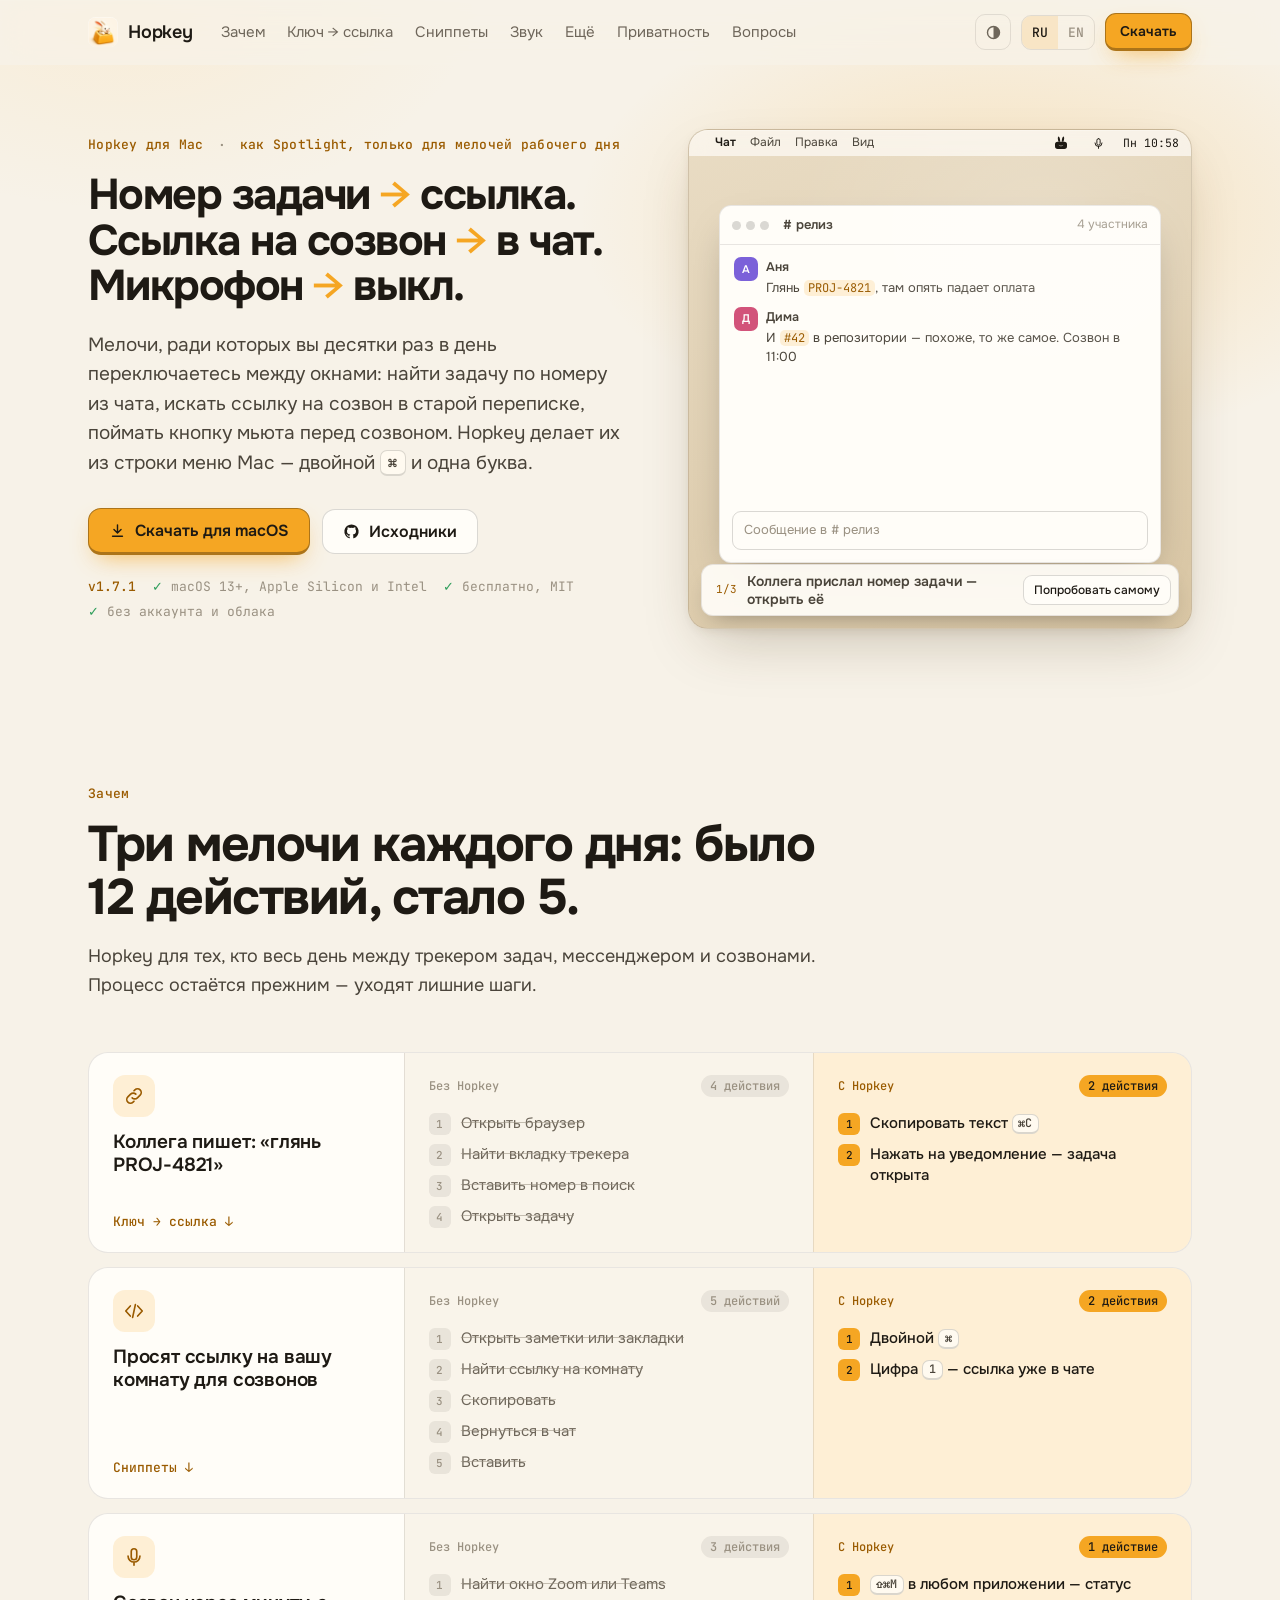
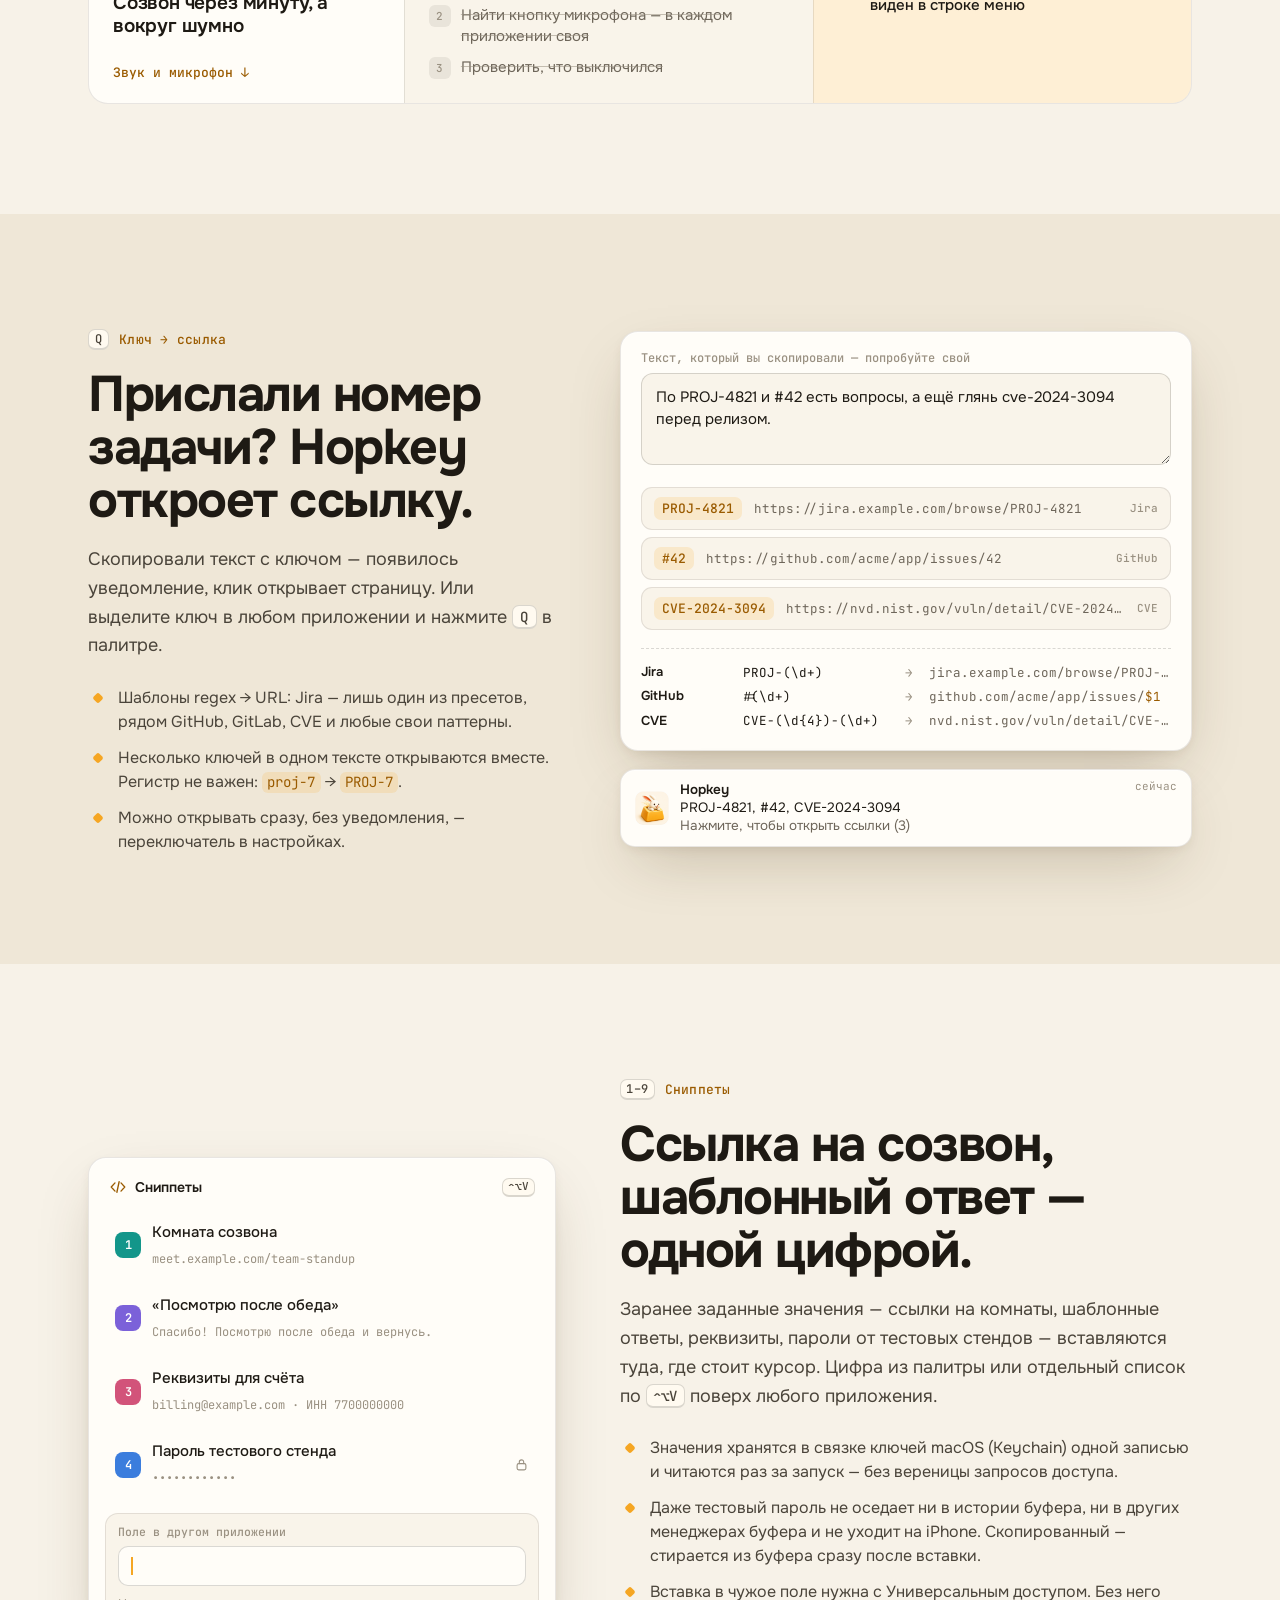
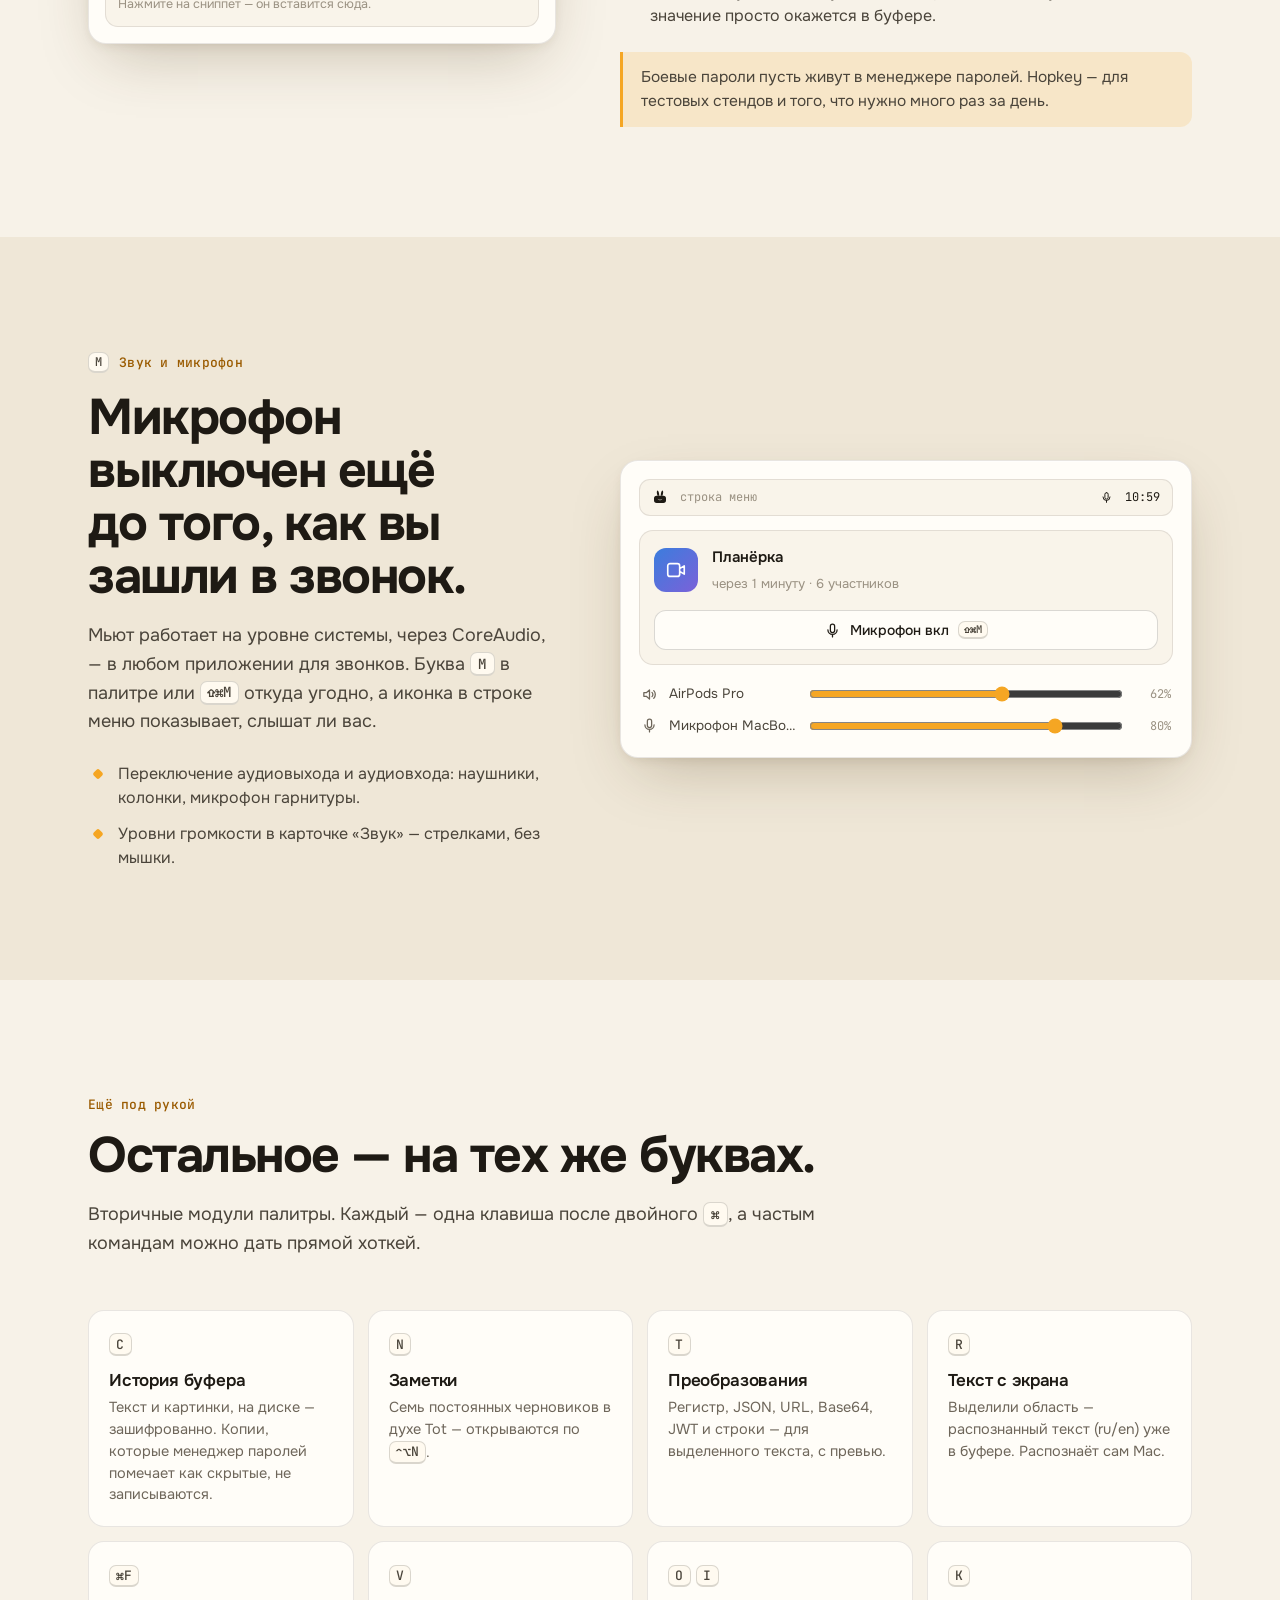
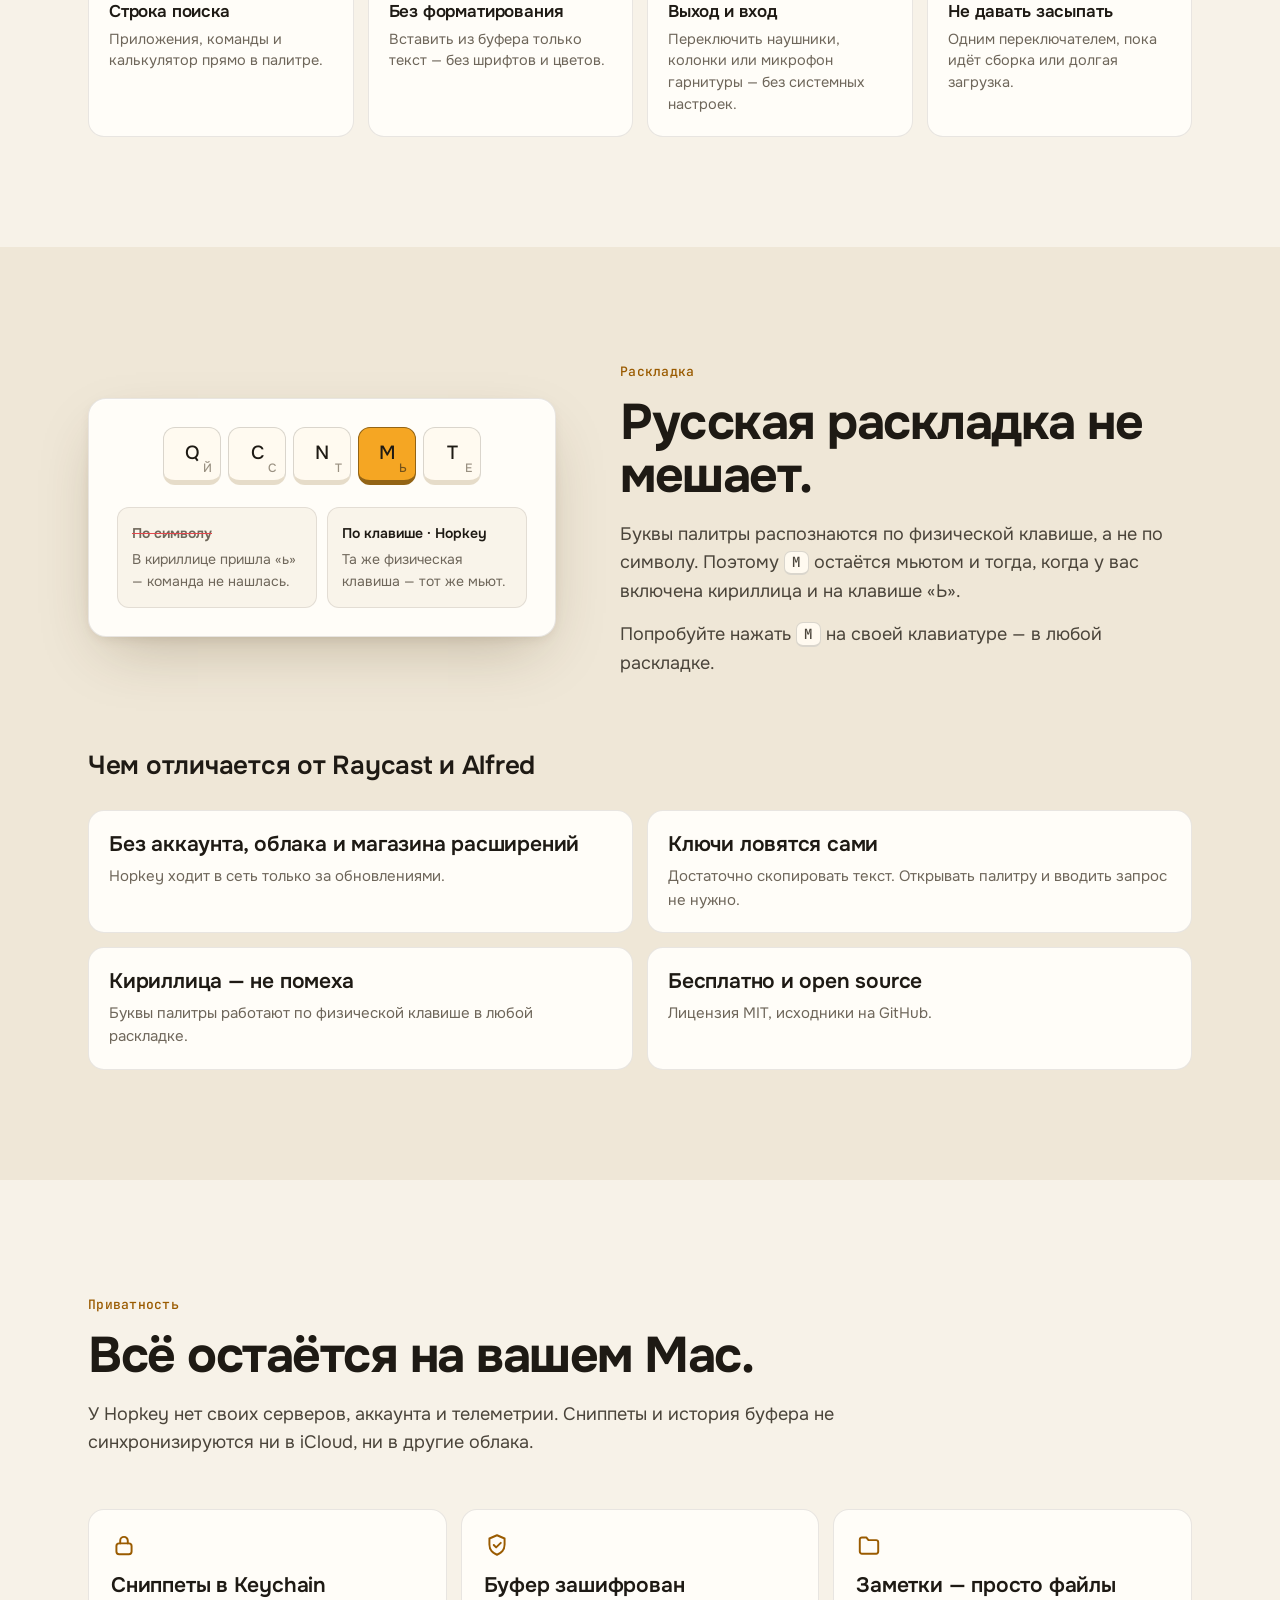
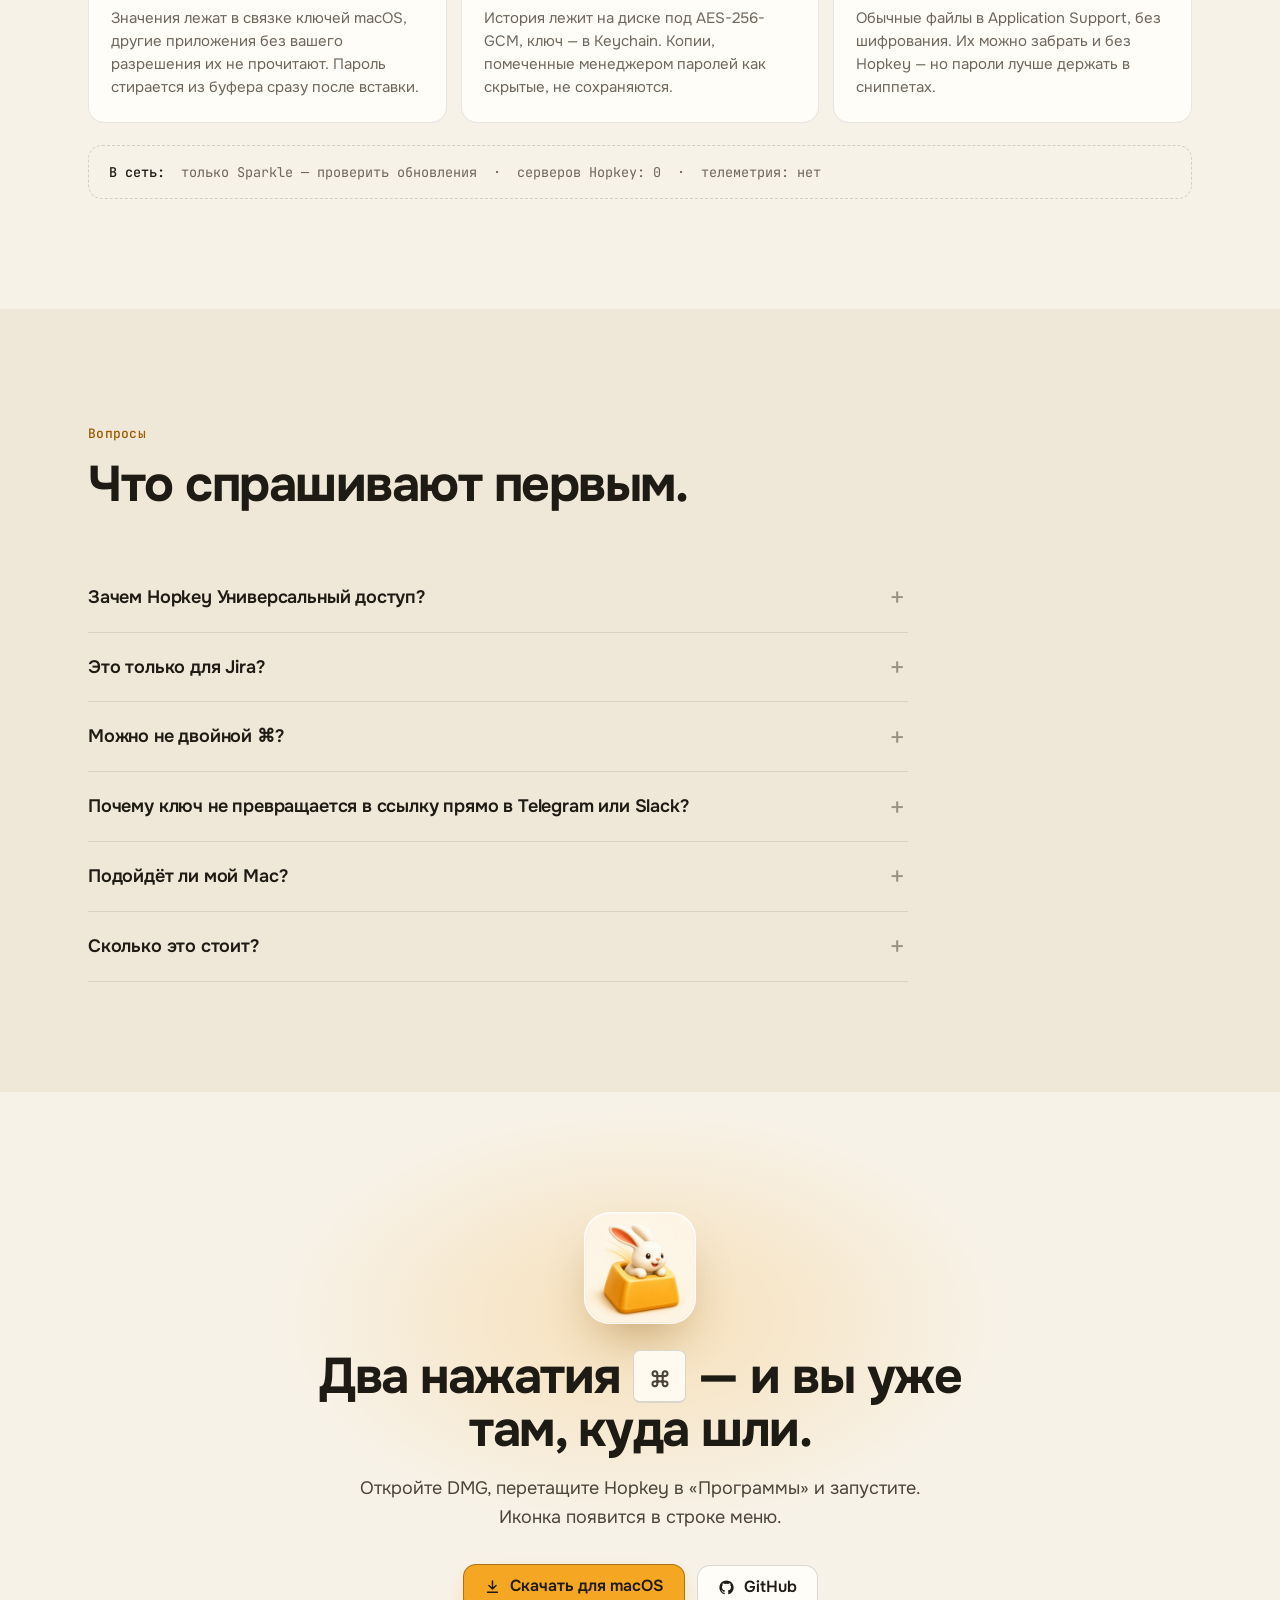
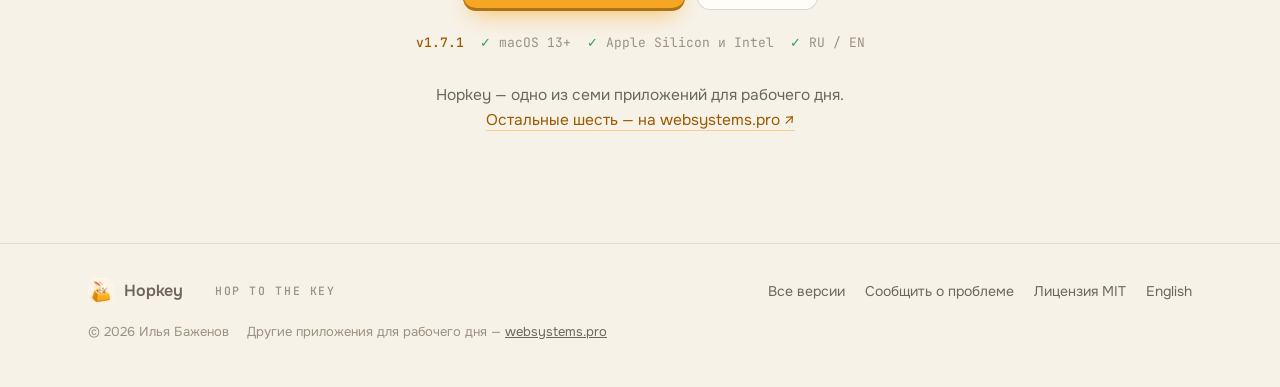
<file: docs/index.html>
<!doctype html>
<html lang="ru">
<head>
<meta charset="utf-8">
<meta name="viewport" content="width=device-width, initial-scale=1">
<title>Hopkey — двойной ⌘, и всё мелкое уже под рукой</title>
<meta name="description" content="Палитра рабочего дня в строке меню Mac. Двойной правый ⌘ — открыть ключ задачи по ссылке, вставить сниппет, выключить микрофон перед созвоном. Без аккаунта и облака, бесплатно и open source.">
<meta property="og:title" content="Hopkey — двойной ⌘, и всё мелкое уже под рукой">
<meta property="og:description" content="Палитра рабочего дня в строке меню Mac: ключ → ссылка, сниппеты, мьют микрофона. Локально, бесплатно, open source.">
<meta property="og:type" content="website">
<meta property="og:locale" content="ru_RU">
<meta property="og:locale:alternate" content="en_US">
<meta property="og:url" content="https://ilyabazhenov.github.io/Hopkey/">
<meta property="og:image" content="https://ilyabazhenov.github.io/Hopkey/assets/og.png">
<meta property="og:image:width" content="1200">
<meta property="og:image:height" content="630">
<meta property="og:image:alt" content="Hopkey: номер задачи → ссылка, ссылка на созвон → в чат, микрофон → выкл. Рядом — палитра Hopkey">
<meta name="twitter:card" content="summary_large_image">
<link rel="canonical" href="https://ilyabazhenov.github.io/Hopkey/">
<link rel="alternate" hreflang="ru" href="https://ilyabazhenov.github.io/Hopkey/">
<link rel="alternate" hreflang="en" href="https://ilyabazhenov.github.io/Hopkey/en/">
<link rel="alternate" hreflang="x-default" href="https://ilyabazhenov.github.io/Hopkey/en/">
<link rel="icon" href="assets/favicon.png" type="image/png">
<link rel="apple-touch-icon" href="assets/apple-touch-icon.png">
<link rel="preconnect" href="https://fonts.googleapis.com">
<link rel="preconnect" href="https://fonts.gstatic.com" crossorigin>
<link href="https://fonts.googleapis.com/css2?family=Onest:wght@400;500;600;700&family=JetBrains+Mono:wght@400;500&display=swap" rel="stylesheet">
<script>
(function (r) {
  r.classList.add('js');
  var t; try { t = localStorage.getItem('theme'); } catch (e) {}
  r.dataset.theme = t === 'light' || t === 'dark' ? t : (matchMedia('(prefers-color-scheme: dark)').matches ? 'dark' : 'light');
})(document.documentElement);
</script>
<link rel="stylesheet" href="assets/site.css">
</head>
<body>

<svg width="0" height="0" style="position:absolute" aria-hidden="true">
  <symbol id="i-hop" viewBox="0 0 24 24"><path fill="currentColor" d="M8.3 10.2C7 6.6 6.8 2.7 8.1 2.2c1.3-.5 2.7 3.1 2.8 8zM13.1 10.2c.1-4.9 1.5-8.5 2.8-8 1.3.5 1.1 4.4-.2 8z"/><path fill="currentColor" fill-rule="evenodd" d="M7 10h10a4 4 0 0 1 4 4v3a4 4 0 0 1-4 4H7a4 4 0 0 1-4-4v-3a4 4 0 0 1 4-4zm1.2 4.6q3.8 2.9 7.6 0q-3.8 4.6-7.6 0z"/></symbol>
  <symbol id="i-mic" viewBox="0 0 24 24"><g fill="none" stroke="currentColor" stroke-width="1.8" stroke-linecap="round"><rect x="9" y="3" width="6" height="12" rx="3"/><path d="M5.5 11a6.5 6.5 0 0 0 13 0M12 17.5V21"/></g></symbol>
  <symbol id="i-micoff" viewBox="0 0 24 24"><g fill="none" stroke="currentColor" stroke-width="1.8" stroke-linecap="round"><rect x="9" y="3" width="6" height="12" rx="3"/><path d="M5.5 11a6.5 6.5 0 0 0 13 0M12 17.5V21M4 3.5l16 17"/></g></symbol>
  <symbol id="i-speaker" viewBox="0 0 24 24"><g fill="none" stroke="currentColor" stroke-width="1.8" stroke-linecap="round" stroke-linejoin="round"><path d="M4 9.5v5h3.5L12 18.5v-13L7.5 9.5z"/><path d="M15.5 9a4.2 4.2 0 0 1 0 6M18 6.5a8 8 0 0 1 0 11"/></g></symbol>
  <symbol id="i-cup" viewBox="0 0 24 24"><g fill="none" stroke="currentColor" stroke-width="1.8" stroke-linecap="round" stroke-linejoin="round"><path d="M4.5 9h11v4.5a5 5 0 0 1-5 5h-1a5 5 0 0 1-5-5z"/><path d="M15.5 10.5h1.3a2.4 2.4 0 0 1 0 4.8h-1.5M8 3.5v2.5M11.5 3.5v2.5"/></g></symbol>
  <symbol id="i-link" viewBox="0 0 24 24"><g fill="none" stroke="currentColor" stroke-width="1.8" stroke-linecap="round"><path d="M10 14a4 4 0 0 0 5.7 0l3-3a4 4 0 0 0-5.7-5.7l-1 1"/><path d="M14 10a4 4 0 0 0-5.7 0l-3 3a4 4 0 0 0 5.7 5.7l1-1"/></g></symbol>
  <symbol id="i-snip" viewBox="0 0 24 24"><g fill="none" stroke="currentColor" stroke-width="1.8" stroke-linecap="round" stroke-linejoin="round"><path d="M8 6.5 3 12l5 5.5M16 6.5l5 5.5-5 5.5M13.5 5l-3 14"/></g></symbol>
  <symbol id="i-clip" viewBox="0 0 24 24"><g fill="none" stroke="currentColor" stroke-width="1.8" stroke-linejoin="round"><rect x="5.5" y="4.5" width="13" height="16.5" rx="2.5"/><path d="M9 3h6v3.5H9z"/></g></symbol>
  <symbol id="i-note" viewBox="0 0 24 24"><g fill="none" stroke="currentColor" stroke-width="1.8" stroke-linecap="round" stroke-linejoin="round"><path d="M6 3h8.5L19 7.5V21H6z"/><path d="M9 12h7M9 16h5"/></g></symbol>
  <symbol id="i-wand" viewBox="0 0 24 24"><g fill="none" stroke="currentColor" stroke-width="1.8" stroke-linecap="round" stroke-linejoin="round"><path d="M4 20 15 9M17 3v3M15.5 4.5h3M20 9v2M19 10h2M11 4v2M10 5h2"/></g></symbol>
  <symbol id="i-scan" viewBox="0 0 24 24"><g fill="none" stroke="currentColor" stroke-width="1.8" stroke-linecap="round"><path d="M4 8V5.5A1.5 1.5 0 0 1 5.5 4H8M16 4h2.5A1.5 1.5 0 0 1 20 5.5V8M20 16v2.5a1.5 1.5 0 0 1-1.5 1.5H16M8 20H5.5A1.5 1.5 0 0 1 4 18.5V16M8 10h8M8 14h5"/></g></symbol>
  <symbol id="i-paste" viewBox="0 0 24 24"><g fill="none" stroke="currentColor" stroke-width="1.8" stroke-linecap="round" stroke-linejoin="round"><path d="M9 3.5h6v3H9z"/><path d="M15.5 5H18a1 1 0 0 1 1 1v14a1 1 0 0 1-1 1H6a1 1 0 0 1-1-1V6a1 1 0 0 1 1-1h2.5M9 12h6M9 16h4"/></g></symbol>
  <symbol id="i-search" viewBox="0 0 24 24"><g fill="none" stroke="currentColor" stroke-width="1.8" stroke-linecap="round"><circle cx="11" cy="11" r="6.5"/><path d="m20 20-4.2-4.2"/></g></symbol>
  <symbol id="i-lock" viewBox="0 0 24 24"><g fill="none" stroke="currentColor" stroke-width="1.8" stroke-linecap="round"><rect x="5" y="10.5" width="14" height="10" rx="2.5"/><path d="M8.5 10.5V8a3.5 3.5 0 0 1 7 0v2.5"/></g></symbol>
  <symbol id="i-shield" viewBox="0 0 24 24"><g fill="none" stroke="currentColor" stroke-width="1.8" stroke-linecap="round" stroke-linejoin="round"><path d="M12 3 5 6v5.5c0 4.3 3 7.9 7 9.5 4-1.6 7-5.2 7-9.5V6z"/><path d="m9 12 2.2 2.2L15.5 10"/></g></symbol>
  <symbol id="i-folder" viewBox="0 0 24 24"><g fill="none" stroke="currentColor" stroke-width="1.8" stroke-linejoin="round"><path d="M3.5 7a2 2 0 0 1 2-2h4l2 2.5h7a2 2 0 0 1 2 2V18a2 2 0 0 1-2 2h-13a2 2 0 0 1-2-2z"/></g></symbol>
  <symbol id="i-phone" viewBox="0 0 24 24"><g fill="none" stroke="currentColor" stroke-width="1.8" stroke-linecap="round" stroke-linejoin="round"><path d="M3 7.5A2.5 2.5 0 0 1 5.5 5h8A2.5 2.5 0 0 1 16 7.5v9a2.5 2.5 0 0 1-2.5 2.5h-8A2.5 2.5 0 0 1 3 16.5zM16 10.5l5-3v9l-5-3"/></g></symbol>
  <symbol id="i-down" viewBox="0 0 24 24"><g fill="none" stroke="currentColor" stroke-width="2" stroke-linecap="round" stroke-linejoin="round"><path d="M12 4v11M7 10.5l5 5 5-5M5 20h14"/></g></symbol>
  <symbol id="i-gh" viewBox="0 0 24 24"><path fill="currentColor" d="M12 2a10 10 0 0 0-3.2 19.5c.5.1.7-.2.7-.5v-1.7c-2.8.6-3.4-1.3-3.4-1.3-.4-1.2-1.1-1.5-1.1-1.5-.9-.6.1-.6.1-.6 1 .1 1.5 1 1.5 1 .9 1.6 2.4 1.1 3 .9.1-.7.4-1.1.6-1.4-2.2-.3-4.6-1.1-4.6-5 0-1.1.4-2 1-2.7-.1-.3-.4-1.3.1-2.7 0 0 .8-.3 2.8 1a9.6 9.6 0 0 1 5 0c1.9-1.3 2.8-1 2.8-1 .5 1.4.2 2.4.1 2.7.6.7 1 1.6 1 2.7 0 3.9-2.4 4.7-4.6 5 .4.3.7.9.7 1.9V21c0 .3.2.6.7.5A10 10 0 0 0 12 2z"/></symbol>
</svg>

<header class="top" id="top">
  <div class="wrap">
    <a class="brand" href="#top"><img src="assets/icon.png" alt="" width="30" height="30">Hopkey</a>
    <nav class="top-nav" aria-label="Разделы">
      <a href="#why">Зачем</a>
      <a href="#keys">Ключ → ссылка</a>
      <a href="#snippets">Сниппеты</a>
      <a href="#sound">Звук</a>
      <a href="#more">Ещё</a>
      <a href="#privacy">Приватность</a>
      <a href="#faq">Вопросы</a>
    </nav>
    <div class="top-r">
      <button class="icon-btn" id="themeBtn" type="button" aria-label="Сменить тему" title="Сменить тему"><svg viewBox="0 0 24 24" fill="none" stroke="currentColor" stroke-width="2" aria-hidden="true"><circle cx="12" cy="12" r="8.5"/><path d="M12 3.5a8.5 8.5 0 0 1 0 17z" fill="currentColor" stroke="none"/></svg></button>
      <nav class="lang" aria-label="Язык"><a href="./" hreflang="ru" lang="ru" aria-current="page">RU</a><a href="en/" hreflang="en" lang="en">EN</a></nav>
      <a class="btn pri sm" href="https://github.com/ilyabazhenov/Hopkey/releases/latest">Скачать</a>
    </div>
  </div>
</header>

<main>

  <section class="hero">
    <div class="wrap hero-grid">
      <div class="hero-text">
        <div class="eyebrow rv"><span>Hopkey для Mac</span><span>как Spotlight, только для мелочей рабочего дня</span></div>
        <h1 class="rv"><span class="ln">Номер задачи <span class="ar">→</span> ссылка.</span><span class="ln">Ссылка на&nbsp;созвон <span class="ar">→</span> в&nbsp;чат.</span><span class="ln">Микрофон <span class="ar">→</span> выкл.</span></h1>
        <p class="lead rv">Мелочи, ради которых вы десятки раз в день переключаетесь между окнами: найти задачу по номеру из чата, искать ссылку на созвон в старой переписке, поймать кнопку мьюта перед созвоном. Hopkey делает их из строки меню Mac — двойной <span class="kc">⌘</span> и одна буква.</p>
        <div class="cta rv">
          <a class="btn pri" href="https://github.com/ilyabazhenov/Hopkey/releases/latest"><svg aria-hidden="true"><use href="#i-down"/></svg>Скачать для macOS</a>
          <a class="btn" href="https://github.com/ilyabazhenov/Hopkey"><svg aria-hidden="true"><use href="#i-gh"/></svg>Исходники</a>
        </div>
        <div class="req rv"><span class="ver">v1.7.1</span><span>macOS 13+, Apple Silicon и Intel</span><span>бесплатно, MIT</span><span>без аккаунта и облака</span></div>
      </div>

      <div class="rv">
        <div class="stage story" id="stage" aria-label="Интерактивная демонстрация палитры Hopkey">
          <div class="mbar">
            <span aria-hidden="true"></span><span class="app">Чат</span>
            <span class="menus"><span>Файл</span><span>Правка</span><span>Вид</span></span>
            <span class="r">
              <button class="mb-hop" id="mbHop" type="button" aria-label="Открыть палитру" style="border:0;background:none;color:inherit;cursor:pointer"><svg class="mb-ico"><use href="#i-hop"/></svg></button>
              <span class="mb-mic" id="mbMic"><svg><use href="#i-mic"/></svg></span>
              <span class="mono">Пн 10:58</span>
            </span>
          </div>

          <div class="chat" aria-hidden="true">
            <div class="chat-h"><span class="dots"><i></i><i></i><i></i></span><b># релиз</b><small>4 участника</small></div>
            <div class="chat-b" id="chatBody">
              <div class="msg"><span class="av" style="background:var(--violet)">А</span><div><b>Аня</b><p>Глянь <span class="key">PROJ-4821</span>, там опять падает оплата</p></div></div>
              <div class="msg"><span class="av" style="background:var(--rose)">Д</span><div><b>Дима</b><p>И <span class="key">#42</span> в репозитории — похоже, то же самое. Созвон в 11:00</p></div></div>
            </div>
            <div class="composer" id="composer">Сообщение в # релиз</div>
          </div>

          <div class="win w-browser" id="wBrowser" aria-hidden="true">
            <div class="w-bar"><span class="dots"><i></i><i></i><i></i></span><span class="url"><svg><use href="#i-lock"/></svg>jira.example.com/browse/PROJ-4821</span></div>
            <div class="w-body">
              <div class="jr-key">PROJ-4821</div>
              <div class="w-h">Оплата падает при повторной попытке</div>
              <div class="jr-meta"><span class="st">В работе</span><span>Исполнитель: Аня</span><span>Приоритет: высокий</span></div>
              <div class="jr-lines"><i></i><i></i><i style="width:58%"></i></div>
            </div>
          </div>
          <div class="win w-call" id="wCall" aria-hidden="true">
            <div class="w-bar"><span class="dots"><i></i><i></i><i></i></span><span class="url plain">Планёрка · 6 участников</span></div>
            <div class="w-body call-grid"><div class="ct"><span class="av" style="background:var(--violet)">А</span><small>Аня</small></div><div class="ct"><span class="av" style="background:var(--rose)">Д</span><small>Дима</small></div><div class="ct"><span class="av" style="background:var(--teal)">М</span><small>Марк</small></div><div class="ct me"><span class="av">Я</span><small id="callMeMic"><svg><use href="#i-mic"/></svg>Я</small></div></div>
            <div class="call-ctrl"><span class="cc" id="callMic"><svg><use href="#i-mic"/></svg>Микрофон</span><span class="cc">Камера</span><span class="cc end">Выйти</span></div>
          </div>
          <div class="keys-ov" id="keysOv" aria-hidden="true"></div>
          <div class="cap" id="cap"><span class="cap-n mono" id="capN">1/3</span><span class="cap-t" id="capT"></span><span class="cap-dots"><i></i><i></i><i></i></span><button class="cap-try" id="capTry" type="button">Попробовать самому</button></div>

          <div class="tapme" id="tapme">
            <span class="t-kbd">Нажмите правый ⌘ дважды</span><span class="t-touch">Нажмите на клавишу дважды</span>
            <button class="replay" id="replay" type="button" aria-label="Показать сценарий ещё раз">↺ Сценарий</button><button class="cmdkey" id="cmdKey" type="button" aria-label="Клавиша Command: нажмите дважды, чтобы открыть палитру">⌘<small>×2</small></button>
          </div>

          <div class="pal" id="pal" role="dialog" aria-label="Палитра Hopkey">
            <div class="pal-h"><svg><use href="#i-search"/></svg><span class="q">Поиск: приложения, команды, калькулятор…</span><span class="kc">⌘F</span></div>
            <div class="pal-sec">Переключатели</div>
            <div class="tiles">
              <button class="tile mic" data-act="mic" data-code="KeyM" type="button"><span class="ti"><svg><use href="#i-mic"/></svg><b>Микрофон</b></span><small data-state>вкл</small><span class="kc">M</span></button>
              <button class="tile" data-act="sound" data-code="KeyA" type="button"><span class="ti"><svg><use href="#i-speaker"/></svg><b>Звук</b></span><small>AirPods · 62%</small><span class="kc">A</span></button>
              <button class="tile" data-act="awake" data-code="KeyK" type="button"><span class="ti"><svg><use href="#i-cup"/></svg><b>Не спать</b></span><small data-state>выкл</small><span class="kc">K</span></button>
            </div>
            <div class="pal-sec">Ключи и сниппеты<span>все сниппеты — ⌃⌥V</span></div>
            <div class="rows">
              <button class="row" data-act="key" data-code="KeyQ" type="button"><svg><use href="#i-link"/></svg><span>Открыть ссылку по ключу</span><span class="kc">Q</span></button>
            </div>
            <div class="chips">
              <button class="chip" data-act="snip" data-n="1" data-code="Digit1" type="button" style="--c:var(--teal)"><i>1</i>Комната созвона</button>
              <button class="chip" data-act="snip" data-n="2" data-code="Digit2" type="button" style="--c:var(--violet)"><i>2</i>«Посмотрю после обеда»</button>
              <button class="chip" data-act="snip" data-n="3" data-code="Digit3" type="button" style="--c:var(--blue)"><i>3</i>Пароль стенда</button>
            </div>
            <div class="pal-sec">Действия</div>
            <div class="rows">
              <button class="row" data-act="clip" data-code="KeyC" type="button"><svg><use href="#i-clip"/></svg><span>История буфера</span><span class="kc">C</span></button>
              <button class="row" data-act="notes" data-code="KeyN" type="button"><svg><use href="#i-note"/></svg><span>Заметки</span><span class="kc">N</span></button>
              <button class="row" data-act="transform" data-code="KeyT" type="button"><svg><use href="#i-wand"/></svg><span>Преобразовать выделение</span><span class="kc">T</span></button>
              <button class="row" data-act="ocr" data-code="KeyR" type="button"><svg><use href="#i-scan"/></svg><span>Распознать текст с экрана</span><span class="kc">R</span></button>
            </div>
            <div class="pal-f">↑↓ выбрать · буквы — команды · 1–9 — сниппеты · ↩ · Esc</div>
          </div>

          <div class="hud" id="hud" aria-live="polite"><svg><use href="#i-micoff"/></svg><span></span></div>
          <div class="toast" id="toast" aria-live="polite"><img src="assets/icon.png" alt=""><div><b>Hopkey</b><span></span></div></div>
        </div>
      </div>
    </div>
  </section>

  <section class="sec" id="why">
    <div class="wrap">
      <div class="sec-head rv">
        <div class="kicker">Зачем</div>
        <h2>Три мелочи каждого дня: было 12&nbsp;действий, стало&nbsp;5.</h2>
        <p class="story">Hopkey для тех, кто весь день между трекером задач, мессенджером и созвонами. Процесс остаётся прежним — уходят лишние шаги.</p>
      </div>
      <div class="why">
        <article class="why-r rv">
          <div class="why-s"><div class="ico"><svg><use href="#i-link"/></svg></div><h3>Коллега пишет: «глянь <span class="nw">PROJ-4821</span>»</h3><a href="#keys">Ключ → ссылка ↓</a></div>
          <div class="why-no"><div class="lbl">Без Hopkey<span>4 действия</span></div><ol><li>Открыть браузер</li><li>Найти вкладку трекера</li><li>Вставить номер в поиск</li><li>Открыть задачу</li></ol></div>
          <div class="why-yes"><div class="lbl">С Hopkey<span>2 действия</span></div><ol><li>Скопировать текст <span class="kc">⌘C</span></li><li>Нажать на уведомление — задача открыта</li></ol></div>
        </article>
        <article class="why-r rv">
          <div class="why-s"><div class="ico"><svg><use href="#i-snip"/></svg></div><h3>Просят ссылку на вашу комнату для созвонов</h3><a href="#snippets">Сниппеты ↓</a></div>
          <div class="why-no"><div class="lbl">Без Hopkey<span>5 действий</span></div><ol><li>Открыть заметки или закладки</li><li>Найти ссылку на комнату</li><li>Скопировать</li><li>Вернуться в чат</li><li>Вставить</li></ol></div>
          <div class="why-yes"><div class="lbl">С Hopkey<span>2 действия</span></div><ol><li>Двойной <span class="kc">⌘</span></li><li>Цифра <span class="kc">1</span> — ссылка уже в чате</li></ol></div>
        </article>
        <article class="why-r rv">
          <div class="why-s"><div class="ico"><svg><use href="#i-mic"/></svg></div><h3>Созвон через минуту, а вокруг шумно</h3><a href="#sound">Звук и микрофон ↓</a></div>
          <div class="why-no"><div class="lbl">Без Hopkey<span>3 действия</span></div><ol><li>Найти окно Zoom или Teams</li><li>Найти кнопку микрофона — в каждом приложении своя</li><li>Проверить, что выключился</li></ol></div>
          <div class="why-yes"><div class="lbl">С Hopkey<span>1 действие</span></div><ol><li><span class="kc">⇧⌘M</span> в любом приложении — статус виден в строке меню</li></ol></div>
        </article>
      </div>
    </div>
  </section>

  <section class="sec alt" id="keys">
    <div class="wrap split">
      <div class="rv">
        <div class="kicker"><span class="kc">Q</span>Ключ → ссылка</div>
        <h2>Прислали номер задачи? Hopkey откроет ссылку.</h2>
        <p class="story">Скопировали текст с ключом — появилось уведомление, клик открывает страницу. Или выделите ключ в любом приложении и нажмите <span class="kc">Q</span> в палитре.</p>
        <ul class="facts">
          <li>Шаблоны regex → URL: Jira — лишь один из пресетов, рядом GitHub, GitLab, CVE и любые свои паттерны.</li>
          <li>Несколько ключей в одном тексте открываются вместе. Регистр не важен: <code>proj-7</code> → <code>PROJ-7</code>.</li>
          <li>Можно открывать сразу, без уведомления, — переключатель в настройках.</li>
        </ul>
      </div>
      <div class="rv">
        <div class="card kl">
          <label for="klIn">Текст, который вы скопировали — попробуйте свой</label>
          <textarea id="klIn" spellcheck="false">По PROJ-4821 и #42 есть вопросы, а ещё глянь cve-2024-3094 перед релизом.</textarea>
          <div class="kl-out" id="klOut" aria-live="polite"></div>
          <div class="tpl" aria-label="Шаблоны">
            <div class="tpl-r"><b>Jira</b><span class="re">PROJ-(\d+)</span><span class="ar">→</span><span class="url">jira.example.com/browse/PROJ-<em>$1</em></span></div>
            <div class="tpl-r"><b>GitHub</b><span class="re">#(\d+)</span><span class="ar">→</span><span class="url">github.com/acme/app/issues/<em>$1</em></span></div>
            <div class="tpl-r"><b>CVE</b><span class="re">CVE-(\d{4})-(\d+)</span><span class="ar">→</span><span class="url">nvd.nist.gov/vuln/detail/CVE-<em>$1</em>-<em>$2</em></span></div>
          </div>
        </div>
        <div class="banner" id="klBanner"><img src="assets/icon.png" alt=""><div><b>Hopkey</b><br><span id="klBannerText"></span></div><small>сейчас</small></div>
      </div>
    </div>
  </section>

  <section class="sec" id="snippets">
    <div class="wrap split flip">
      <div class="rv">
        <div class="kicker"><span class="kc">1–9</span>Сниппеты</div>
        <h2>Ссылка на созвон, шаблонный ответ — одной цифрой.</h2>
        <p class="story">Заранее заданные значения — ссылки на комнаты, шаблонные ответы, реквизиты, пароли от тестовых стендов — вставляются туда, где стоит курсор. Цифра из палитры или отдельный список по <span class="kc">⌃⌥V</span> поверх любого приложения.</p>
        <ul class="facts">
          <li>Значения хранятся в связке ключей macOS (Keychain) одной записью и читаются раз за запуск — без вереницы запросов доступа.</li>
          <li>Даже тестовый пароль не оседает ни в истории буфера, ни в других менеджерах буфера и не уходит на iPhone. Скопированный — стирается из буфера сразу после вставки.</li>
          <li>Вставка в чужое поле нужна с Универсальным доступом. Без него значение просто окажется в буфере.</li>
        </ul>
        <p class="aside">Боевые пароли пусть живут в менеджере паролей. Hopkey — для тестовых стендов и того, что нужно много раз за день.</p>
      </div>
      <div class="rv">
        <div class="card snip">
          <div class="snip-h"><svg width="18" height="18" style="color:var(--accent-ink)"><use href="#i-snip"/></svg>Сниппеты<span class="kc">⌃⌥V</span></div>
          <div class="snip-list" id="snipList">
            <button class="snip-r" type="button" data-n="1" style="--c:var(--teal)"><i>1</i><span><b>Комната созвона</b><small>meet.example.com/team-standup</small></span></button>
            <button class="snip-r" type="button" data-n="2" style="--c:var(--violet)"><i>2</i><span><b>«Посмотрю после обеда»</b><small>Спасибо! Посмотрю после обеда и вернусь.</small></span></button>
            <button class="snip-r" type="button" data-n="3" style="--c:var(--rose)"><i>3</i><span><b>Реквизиты для счёта</b><small>billing@example.com · ИНН 7700000000</small></span></button>
            <button class="snip-r" type="button" data-n="4" style="--c:var(--blue)"><i>4</i><span><b>Пароль тестового стенда</b><small>••••••••••••</small></span><svg class="lock"><use href="#i-lock"/></svg></button>
          </div>
          <div class="field">
            <label>Поле в другом приложении</label>
            <div class="in" id="snipField"><span class="caret"></span></div>
            <div class="note" id="snipNote">Нажмите на сниппет — он вставится сюда.</div>
          </div>
        </div>
      </div>
    </div>
  </section>

  <section class="sec alt" id="sound">
    <div class="wrap split">
      <div class="rv">
        <div class="kicker"><span class="kc">M</span>Звук и микрофон</div>
        <h2>Микрофон выключен ещё до&nbsp;того, как вы зашли в&nbsp;звонок.</h2>
        <p class="story">Мьют работает на уровне системы, через CoreAudio, — в любом приложении для звонков. Буква <span class="kc">M</span> в палитре или <span class="kc">⇧⌘M</span> откуда угодно, а иконка в строке меню показывает, слышат ли вас.</p>
        <ul class="facts">
          <li>Переключение аудиовыхода и аудиовхода: наушники, колонки, микрофон гарнитуры.</li>
          <li>Уровни громкости в карточке «Звук» — стрелками, без мышки.</li>
        </ul>
      </div>
      <div class="rv">
        <div class="card snd">
          <div class="snd-bar"><svg width="16" height="16"><use href="#i-hop"/></svg><span class="mono" style="font-size:12px;color:var(--faint)">строка меню</span><span class="r"><span class="mb-mic" id="sndMic"><svg width="13" height="13"><use href="#i-mic"/></svg></span><span class="mono" style="font-size:12px">10:59</span></span></div>
          <div class="call">
            <span class="av"><svg><use href="#i-phone"/></svg></span>
            <span><b>Планёрка</b><small>через 1 минуту · 6 участников</small></span>
            <button class="mutebtn" id="muteBtn" type="button" aria-pressed="false"><svg><use href="#i-mic"/></svg><span>Микрофон вкл</span><span class="kc">⇧⌘M</span></button>
          </div>
          <div class="lvls">
            <div class="lvl"><svg><use href="#i-speaker"/></svg><span>AirPods Pro</span><input type="range" min="0" max="100" value="62" aria-label="Громкость выхода"><output>62%</output></div>
            <div class="lvl"><svg><use href="#i-mic"/></svg><span>Микрофон MacBook</span><input type="range" min="0" max="100" value="80" aria-label="Уровень входа"><output>80%</output></div>
          </div>
        </div>
      </div>
    </div>
  </section>

  <section class="sec" id="more">
    <div class="wrap">
      <div class="sec-head rv">
        <div class="kicker">Ещё под рукой</div>
        <h2>Остальное — на тех же буквах.</h2>
        <p class="story">Вторичные модули палитры. Каждый — одна клавиша после двойного <span class="kc">⌘</span>, а частым командам можно дать прямой хоткей.</p>
      </div>
      <div class="more">
        <div class="mod rv"><span class="kc">C</span><h3>История буфера</h3><p>Текст и картинки, на диске — зашифрованно. Копии, которые менеджер паролей помечает как скрытые, не записываются.</p></div>
        <div class="mod rv"><span class="kc">N</span><h3>Заметки</h3><p>Семь постоянных черновиков в духе Tot — открываются по <span class="kc">⌃⌥N</span>.</p></div>
        <div class="mod rv"><span class="kc">T</span><h3>Преобразования</h3><p>Регистр, JSON, URL, Base64, JWT и строки — для выделенного текста, с превью.</p></div>
        <div class="mod rv"><span class="kc">R</span><h3>Текст с экрана</h3><p>Выделили область — распознанный текст (ru/en) уже в буфере. Распознаёт сам Mac.</p></div>
        <div class="mod rv"><span class="kc">⌘F</span><h3>Строка поиска</h3><p>Приложения, команды и калькулятор прямо в палитре.</p></div>
        <div class="mod rv"><span class="kc">V</span><h3>Без форматирования</h3><p>Вставить из буфера только текст — без шрифтов и цветов.</p></div>
        <div class="mod rv"><span class="kc">O</span> <span class="kc">I</span><h3>Выход и вход</h3><p>Переключить наушники, колонки или микрофон гарнитуры — без системных настроек.</p></div>
        <div class="mod rv"><span class="kc">K</span><h3>Не давать засыпать</h3><p>Одним переключателем, пока идёт сборка или долгая загрузка.</p></div>
      </div>
    </div>
  </section>

  <section class="sec alt" id="layout">
    <div class="wrap split flip">
      <div class="rv">
        <div class="kicker">Раскладка</div>
        <h2>Русская раскладка не мешает.</h2>
        <p class="story">Буквы палитры распознаются по физической клавише, а не по символу. Поэтому <span class="kc">M</span> остаётся мьютом и тогда, когда у вас включена кириллица и на клавише «Ь».</p>
        <p class="story">Попробуйте нажать <span class="kc">M</span> на своей клавиатуре — в любой раскладке.</p>
      </div>
      <div class="rv">
        <div class="card layout">
          <div class="krow" id="krow">
            <span class="bigkey" data-code="KeyQ">Q<span class="ru">Й</span></span>
            <span class="bigkey" data-code="KeyC">C<span class="ru">С</span></span>
            <span class="bigkey" data-code="KeyN">N<span class="ru">Т</span></span>
            <span class="bigkey hot" data-code="KeyM">M<span class="ru">Ь</span></span>
            <span class="bigkey" data-code="KeyT">T<span class="ru">Е</span></span>
          </div>
          <div class="kmap">
            <div class="bad"><b>По символу</b>В кириллице пришла «ь» — команда не нашлась.</div>
            <div><b>По клавише · Hopkey</b>Та же физическая клавиша — тот же мьют.</div>
          </div>
        </div>
      </div>
    </div>
    <div class="wrap" style="margin-top:72px">
      <div class="sec-head rv" style="margin-bottom:28px">
        <h3 style="font-size:26px">Чем отличается от Raycast и Alfred</h3>
      </div>
      <div class="diff">
        <div class="rv"><h3>Без аккаунта, облака и магазина расширений</h3><p>Hopkey ходит в сеть только за обновлениями.</p></div>
        <div class="rv"><h3>Ключи ловятся сами</h3><p>Достаточно скопировать текст. Открывать палитру и вводить запрос не нужно.</p></div>
        <div class="rv"><h3>Кириллица — не помеха</h3><p>Буквы палитры работают по физической клавише в любой раскладке.</p></div>
        <div class="rv"><h3>Бесплатно и open source</h3><p>Лицензия MIT, исходники на GitHub.</p></div>
      </div>
    </div>
  </section>

  <section class="sec" id="privacy">
    <div class="wrap">
      <div class="sec-head rv">
        <div class="kicker">Приватность</div>
        <h2>Всё остаётся на вашем Mac.</h2>
        <p class="story">У Hopkey нет своих серверов, аккаунта и телеметрии. Сниппеты и история буфера не синхронизируются ни в iCloud, ни в другие облака.</p>
      </div>
      <div class="priv">
        <div class="rv"><svg><use href="#i-lock"/></svg><h3>Сниппеты в Keychain</h3><p>Значения лежат в связке ключей macOS, другие приложения без вашего разрешения их не прочитают. Пароль стирается из буфера сразу после вставки.</p></div>
        <div class="rv"><svg><use href="#i-shield"/></svg><h3>Буфер зашифрован</h3><p>История лежит на диске под AES-256-GCM, ключ — в Keychain. Копии, помеченные менеджером паролей как скрытые, не сохраняются.</p></div>
        <div class="rv"><svg><use href="#i-folder"/></svg><h3>Заметки — просто файлы</h3><p>Обычные файлы в Application Support, без шифрования. Их можно забрать и без Hopkey — но пароли лучше держать в сниппетах.</p></div>
      </div>
      <div class="netline rv"><b>В сеть:</b><span>только Sparkle — проверить обновления</span><span>·</span><span>серверов Hopkey: 0</span><span>·</span><span>телеметрия: нет</span></div>
    </div>
  </section>

  <section class="sec alt" id="faq">
    <div class="wrap">
      <div class="sec-head rv">
        <div class="kicker">Вопросы</div>
        <h2>Что спрашивают первым.</h2>
      </div>
      <div class="faq rv">
        <details><summary>Зачем Hopkey Универсальный доступ?</summary><p>Чтобы подставить выделенный текст в окно ввода ключа и чтобы вставить сниппет в чужое поле: Hopkey нажимает за вас <span class="kc">⌘C</span> и <span class="kc">⌘V</span>. Без доступа окно ввода открывается пустым, а сниппет копируется в буфер. Мьют микрофона, «не засыпать» и текст с экрана отдельных разрешений не требуют.</p></details>
        <details><summary>Это только для Jira?</summary><p>Нет. Распознавание задаётся шаблонами regex → URL. Есть пресеты Jira, GitHub, GitLab и CVE — остаётся вписать свой домен или репозиторий. Можно добавить любой свой паттерн.</p></details>
        <details><summary>Можно не двойной ⌘?</summary><p>Можно: в настройках двойной тап переключается на <span class="kc">⌥</span> или выключается. Палитру открывает и левый клик по иконке в строке меню, а частым командам можно назначить прямые хоткеи.</p></details>
        <details><summary>Почему ключ не превращается в ссылку прямо в Telegram или Slack?</summary><p>macOS не даёт вставлять ссылки в окна чужих приложений, а системная «Замена текста» умеет только статичные замены. Поэтому Hopkey распознаёт ключ и сразу открывает нужную страницу.</p></details>
        <details><summary>Подойдёт ли мой Mac?</summary><p>Нужна macOS 13 или новее. Сборка universal — работает и на Apple Silicon, и на Intel. Обновления приходят через Sparkle.</p></details>
        <details><summary>Сколько это стоит?</summary><p>Нисколько. Hopkey бесплатный и с открытым кодом под лицензией MIT.</p></details>
      </div>
    </div>
  </section>

  <section class="final" id="download">
    <div class="wrap">
      <img class="app rv" src="assets/icon.png" alt="Иконка Hopkey" width="112" height="112">
      <h2 class="rv">Два нажатия <span class="kc" style="font-size:.6em;vertical-align:.18em">⌘</span> — и&nbsp;вы уже там, куда шли.</h2>
      <p class="story rv">Откройте DMG, перетащите Hopkey в «Программы» и запустите. Иконка появится в строке меню.</p>
      <div class="cta rv">
        <a class="btn pri" href="https://github.com/ilyabazhenov/Hopkey/releases/latest"><svg aria-hidden="true"><use href="#i-down"/></svg>Скачать для macOS</a>
        <a class="btn" href="https://github.com/ilyabazhenov/Hopkey"><svg aria-hidden="true"><use href="#i-gh"/></svg>GitHub</a>
      </div>
      <div class="req rv"><span class="ver">v1.7.1</span><span>macOS 13+</span><span>Apple Silicon и Intel</span><span>RU / EN</span></div>
      <p class="family rv">Hopkey — одно из семи приложений для рабочего дня. <a href="https://websystems.pro/">Остальные шесть — на&nbsp;websystems.pro&nbsp;↗</a></p>
    </div>
  </section>

</main>

<footer>
  <div class="wrap">
    <a class="brand" href="#top"><img src="assets/icon.png" alt="" width="26" height="26">Hopkey</a>
    <span class="motto">HOP TO THE KEY</span>
    <nav aria-label="Ссылки">
      <a href="https://github.com/ilyabazhenov/Hopkey/releases">Все версии</a>
      <a href="https://github.com/ilyabazhenov/Hopkey/issues">Сообщить о проблеме</a>
      <a href="https://github.com/ilyabazhenov/Hopkey/blob/main/LICENSE">Лицензия MIT</a>
      <a href="en/" hreflang="en" lang="en">English</a>
    </nav>
    <div class="copy"><span>© 2026 Илья Баженов</span><span>Другие приложения для рабочего дня — <a href="https://websystems.pro/">websystems.pro</a></span></div>
  </div>
</footer>

<script src="assets/site.js"></script>
</body>
</html>
</file>
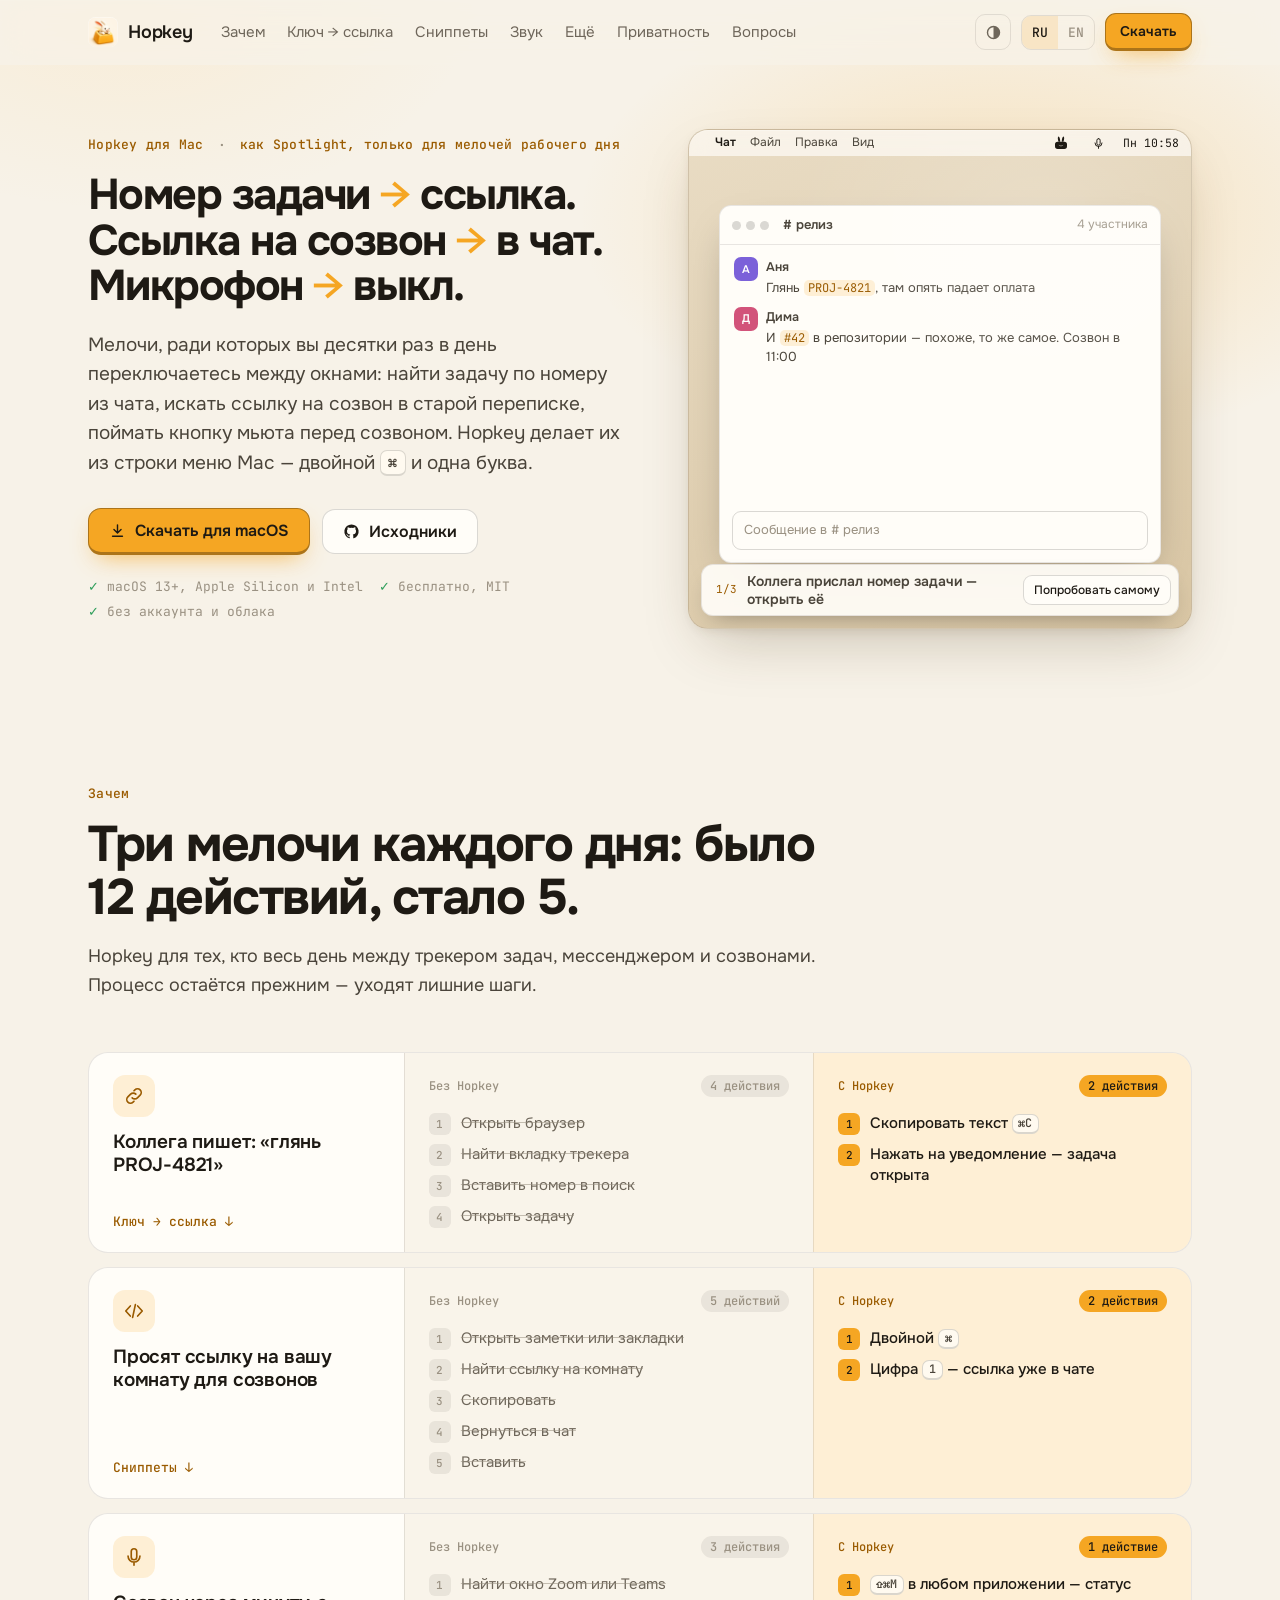
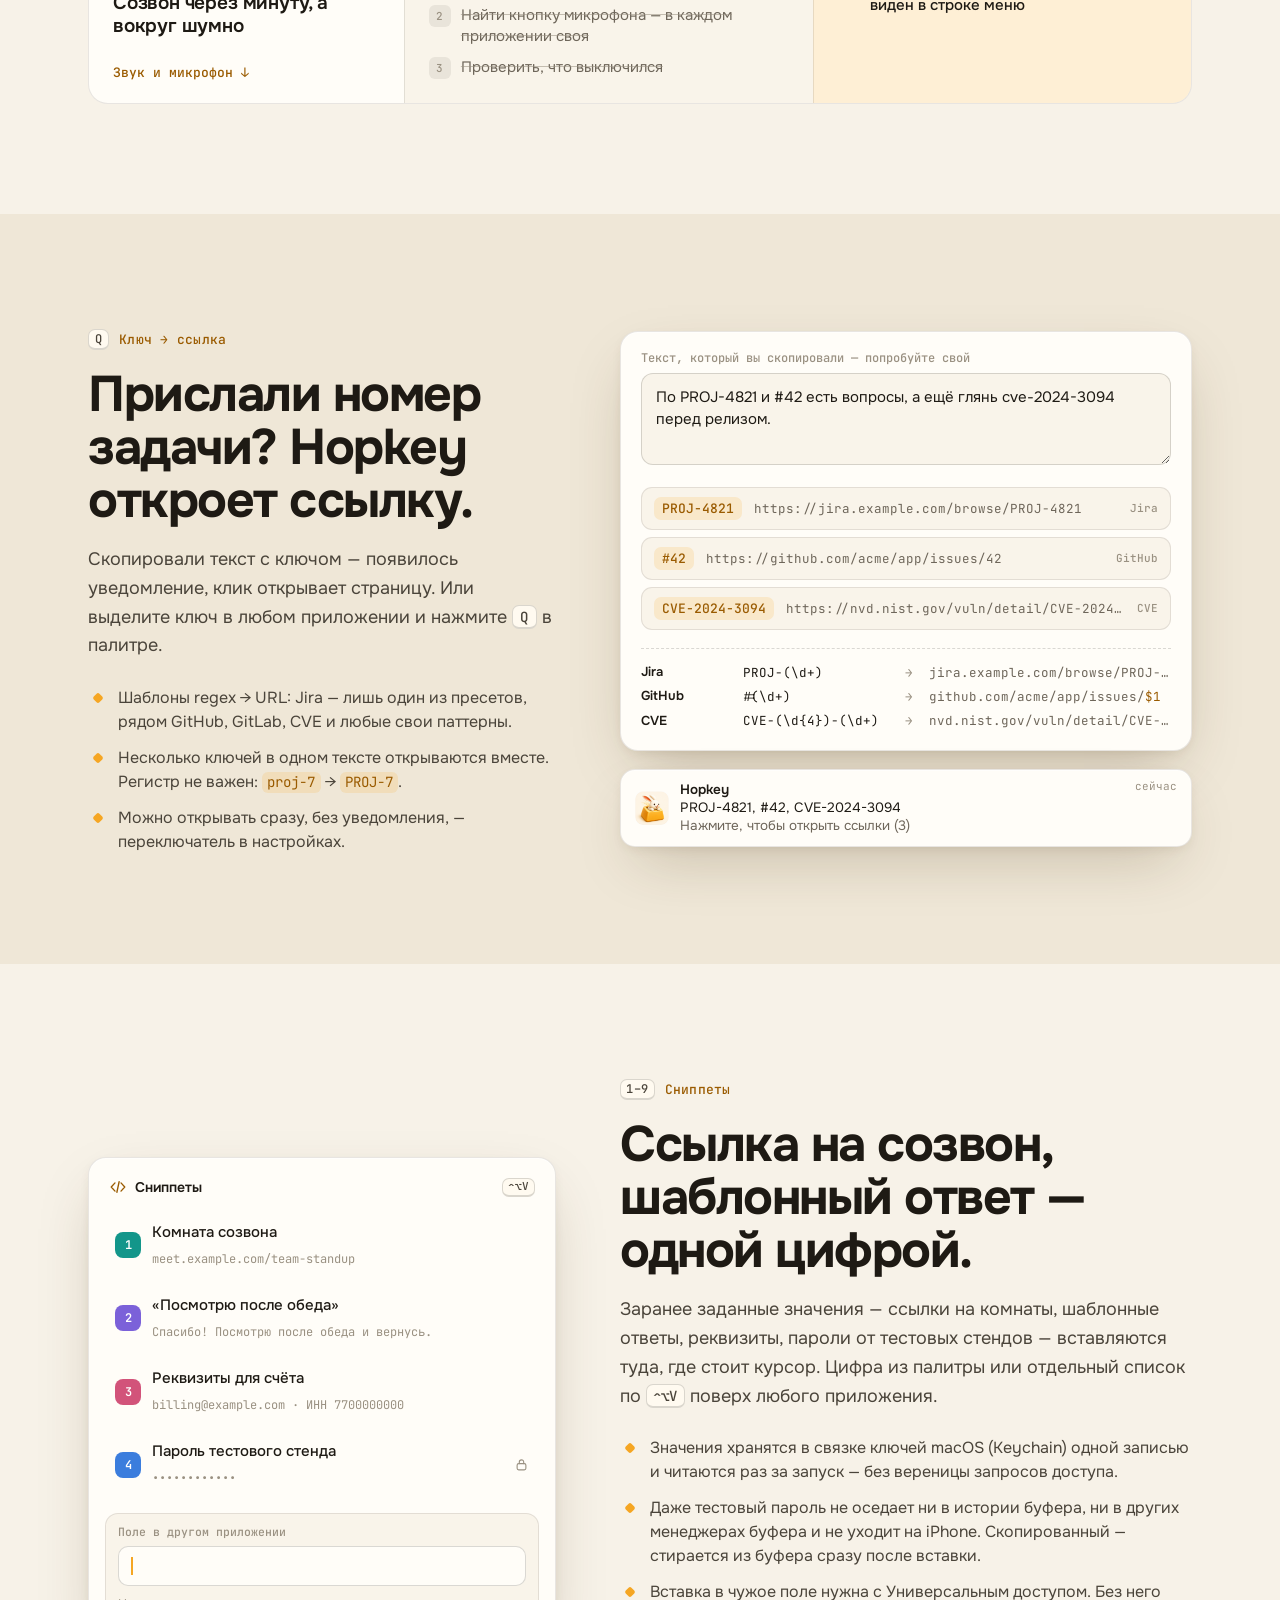
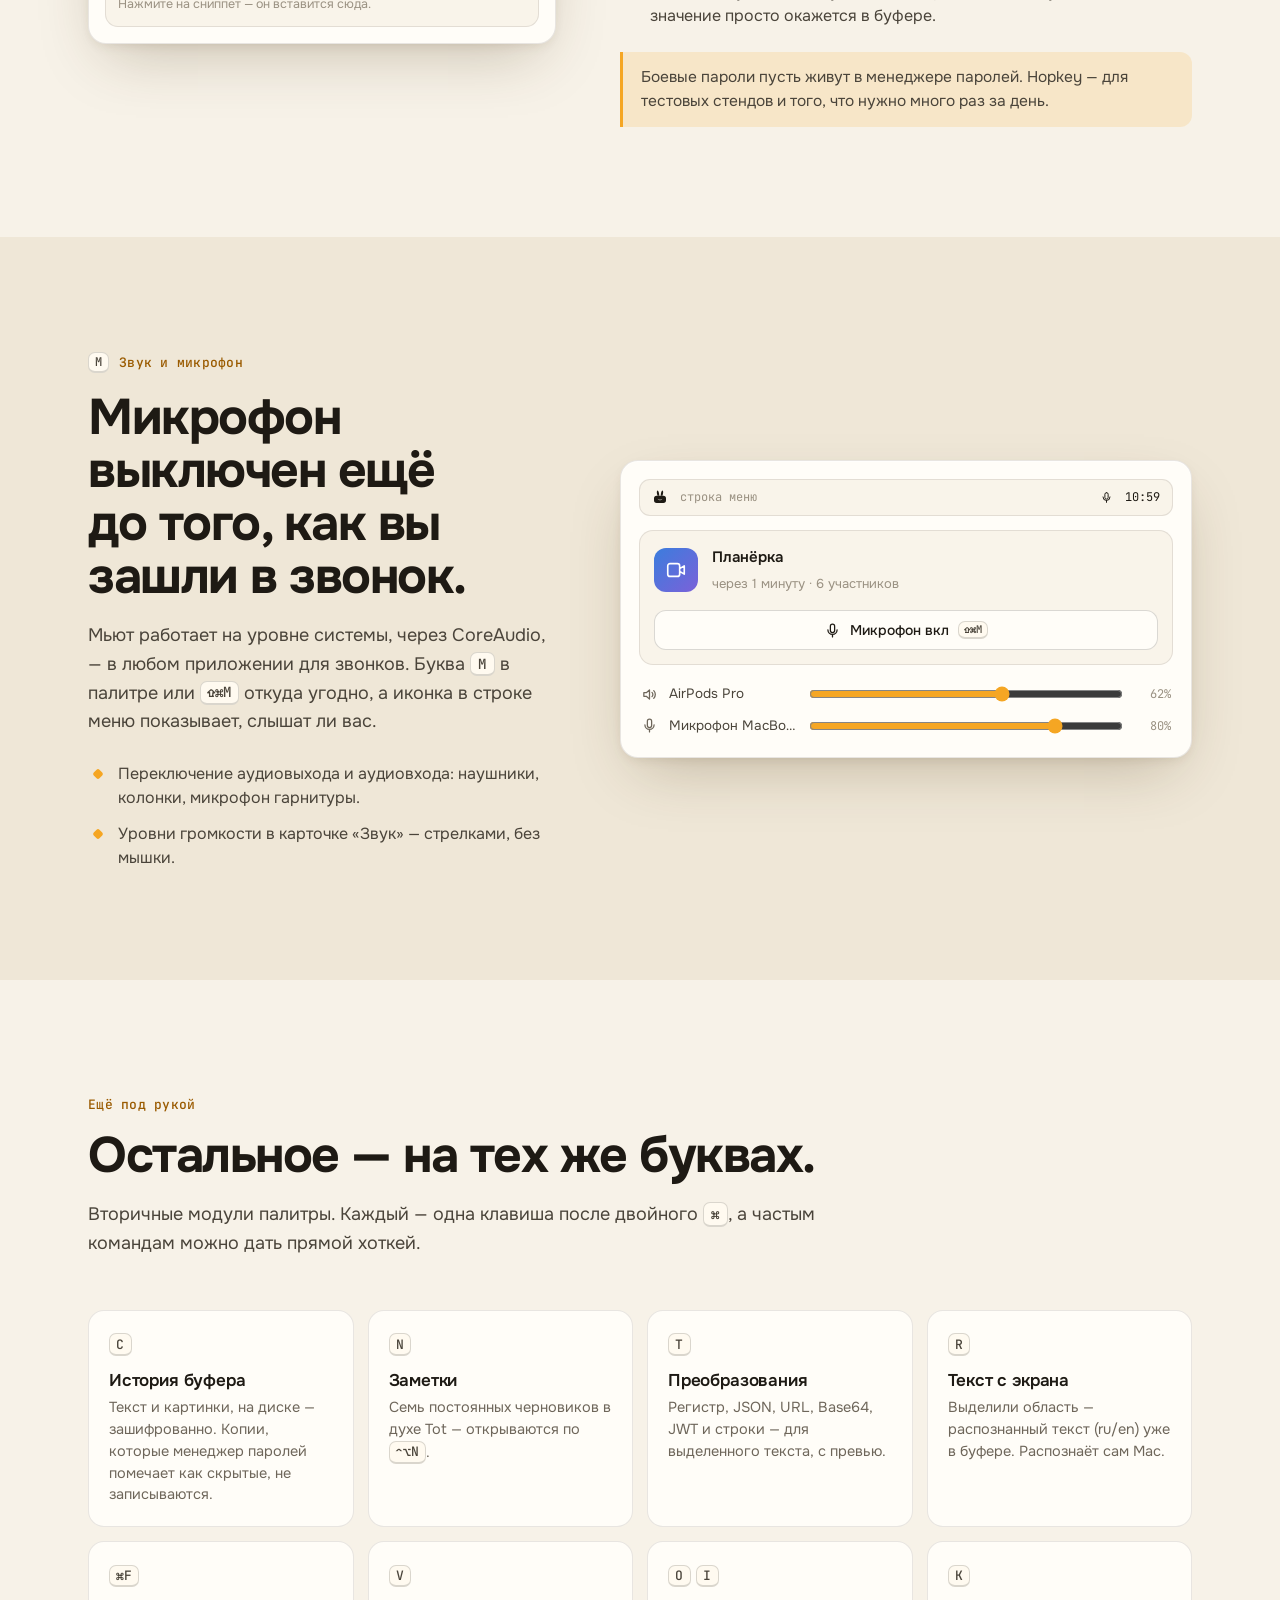
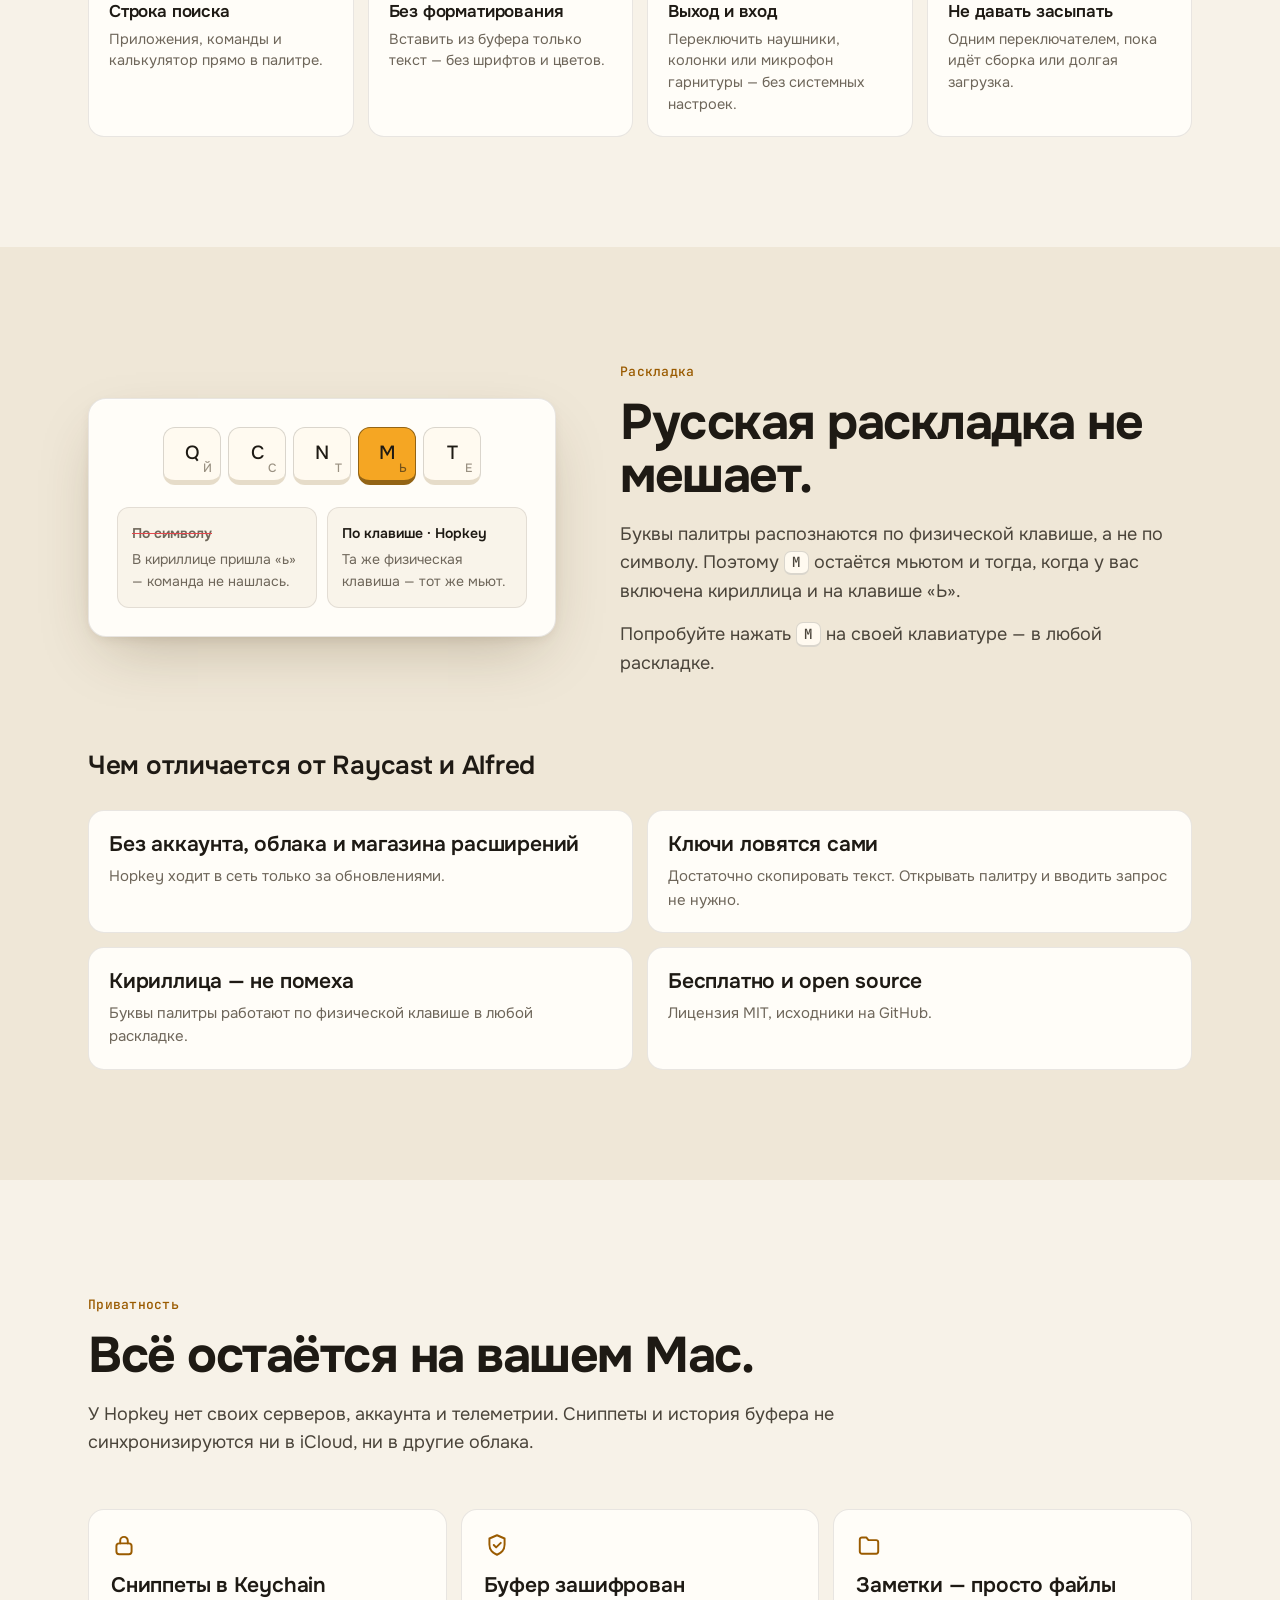
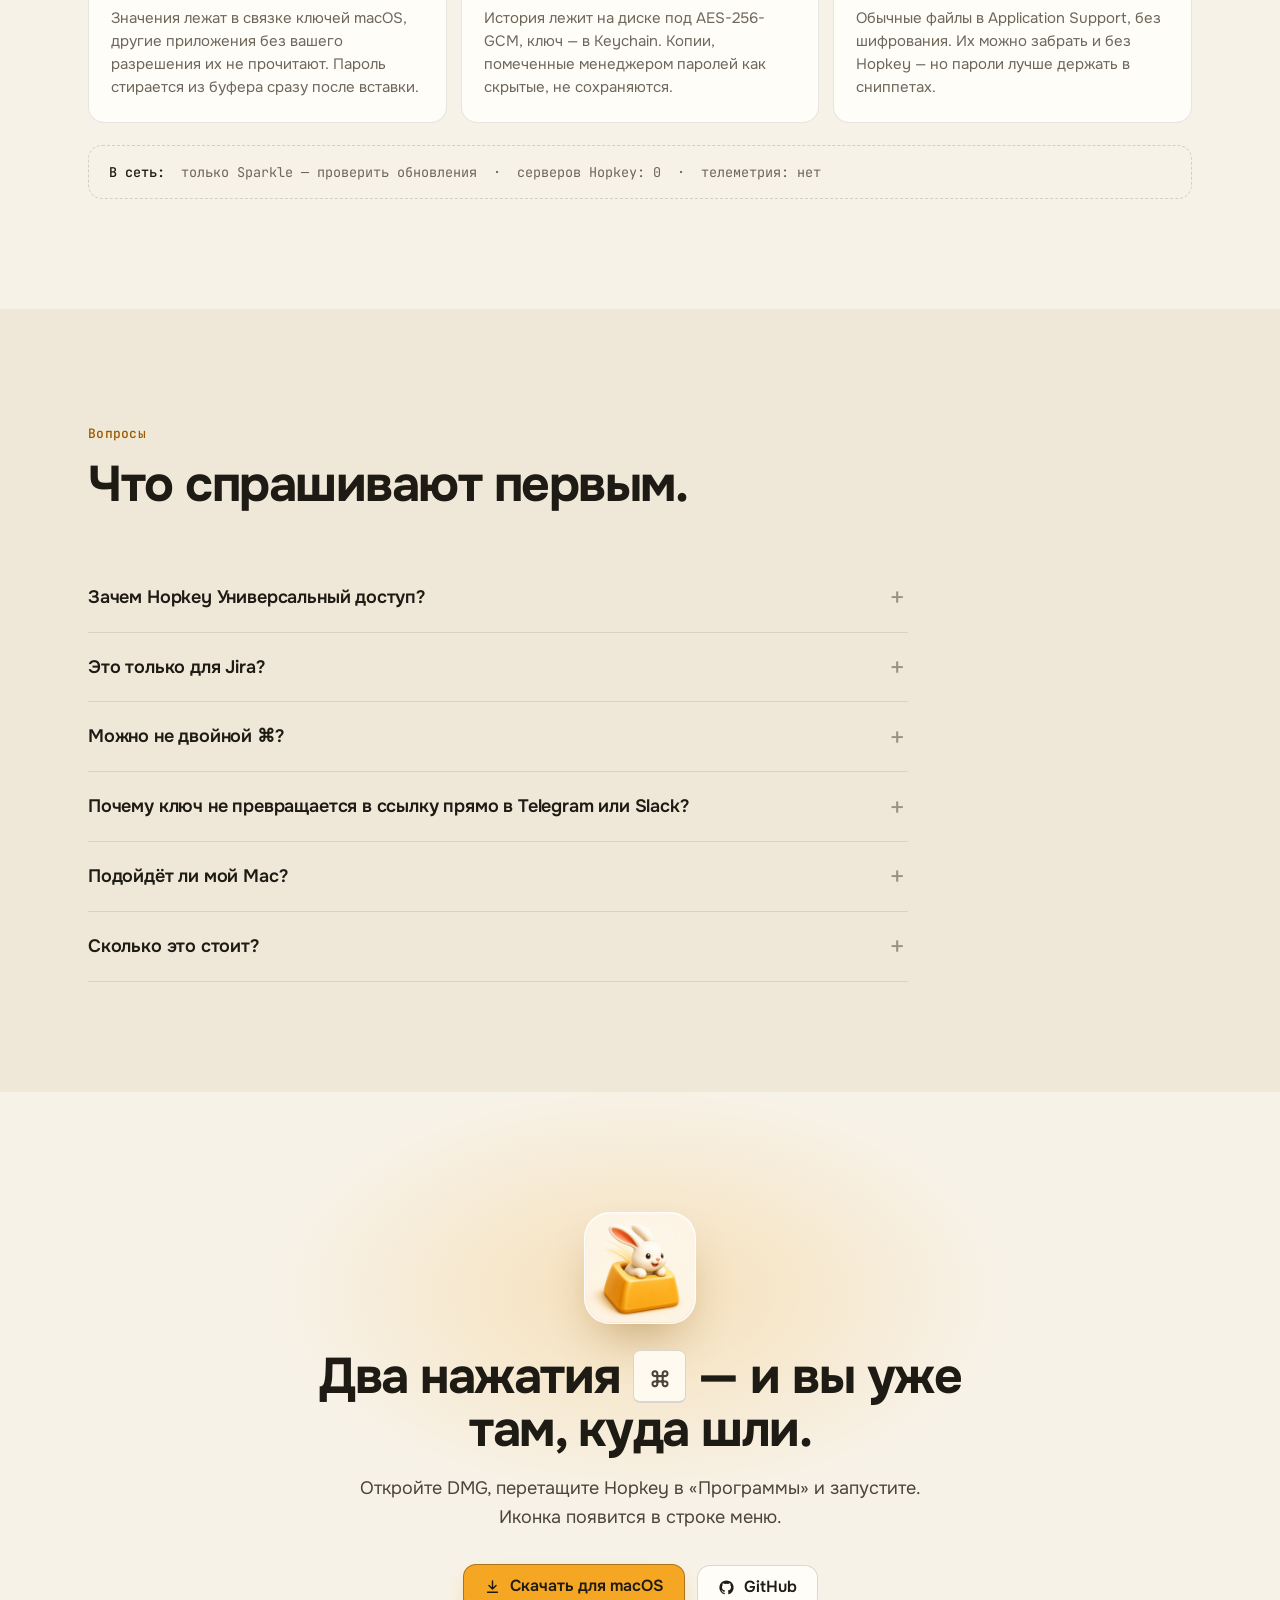
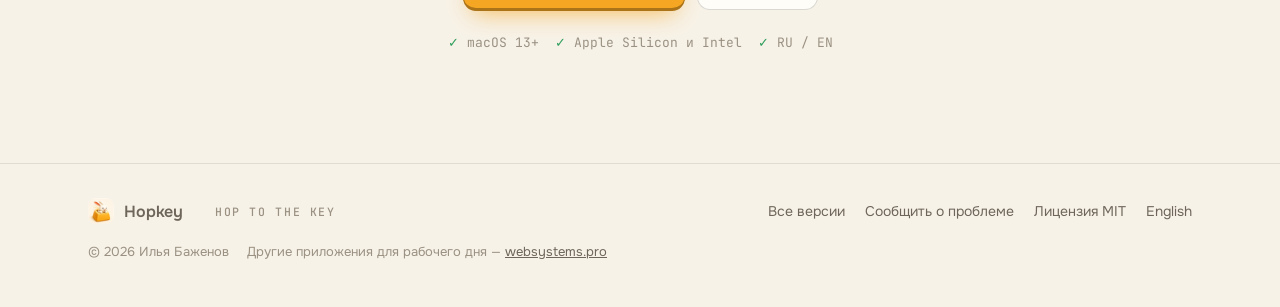
<file: site/index.html>
<!doctype html>
<html lang="ru">
<head>
<meta charset="utf-8">
<meta name="viewport" content="width=device-width, initial-scale=1">
<title>Hopkey — двойной ⌘, и всё мелкое уже под рукой</title>
<meta name="description" content="Палитра рабочего дня в строке меню Mac. Двойной правый ⌘ — открыть ключ задачи по ссылке, вставить сниппет, выключить микрофон перед созвоном. Без аккаунта и облака, бесплатно и open source.">
<meta property="og:title" content="Hopkey — двойной ⌘, и всё мелкое уже под рукой">
<meta property="og:description" content="Палитра рабочего дня в строке меню Mac: ключ → ссылка, сниппеты, мьют микрофона. Локально, бесплатно, open source.">
<meta property="og:type" content="website">
<meta property="og:locale" content="ru_RU">
<meta property="og:locale:alternate" content="en_US">
<meta property="og:image" content="assets/icon.png">
<link rel="alternate" hreflang="ru" href="./">
<link rel="alternate" hreflang="en" href="en/">
<link rel="icon" href="assets/favicon.png" type="image/png">
<link rel="apple-touch-icon" href="assets/apple-touch-icon.png">
<link rel="preconnect" href="https://fonts.googleapis.com">
<link rel="preconnect" href="https://fonts.gstatic.com" crossorigin>
<link href="https://fonts.googleapis.com/css2?family=Onest:wght@400;500;600;700&family=JetBrains+Mono:wght@400;500&display=swap" rel="stylesheet">
<script>
(function (r) {
  r.classList.add('js');
  var t; try { t = localStorage.getItem('theme'); } catch (e) {}
  r.dataset.theme = t === 'light' || t === 'dark' ? t : (matchMedia('(prefers-color-scheme: dark)').matches ? 'dark' : 'light');
})(document.documentElement);
</script>
<link rel="stylesheet" href="assets/site.css">
</head>
<body>

<svg width="0" height="0" style="position:absolute" aria-hidden="true">
  <symbol id="i-hop" viewBox="0 0 24 24"><path fill="currentColor" d="M8.3 10.2C7 6.6 6.8 2.7 8.1 2.2c1.3-.5 2.7 3.1 2.8 8zM13.1 10.2c.1-4.9 1.5-8.5 2.8-8 1.3.5 1.1 4.4-.2 8z"/><path fill="currentColor" fill-rule="evenodd" d="M7 10h10a4 4 0 0 1 4 4v3a4 4 0 0 1-4 4H7a4 4 0 0 1-4-4v-3a4 4 0 0 1 4-4zm1.2 4.6q3.8 2.9 7.6 0q-3.8 4.6-7.6 0z"/></symbol>
  <symbol id="i-mic" viewBox="0 0 24 24"><g fill="none" stroke="currentColor" stroke-width="1.8" stroke-linecap="round"><rect x="9" y="3" width="6" height="12" rx="3"/><path d="M5.5 11a6.5 6.5 0 0 0 13 0M12 17.5V21"/></g></symbol>
  <symbol id="i-micoff" viewBox="0 0 24 24"><g fill="none" stroke="currentColor" stroke-width="1.8" stroke-linecap="round"><rect x="9" y="3" width="6" height="12" rx="3"/><path d="M5.5 11a6.5 6.5 0 0 0 13 0M12 17.5V21M4 3.5l16 17"/></g></symbol>
  <symbol id="i-speaker" viewBox="0 0 24 24"><g fill="none" stroke="currentColor" stroke-width="1.8" stroke-linecap="round" stroke-linejoin="round"><path d="M4 9.5v5h3.5L12 18.5v-13L7.5 9.5z"/><path d="M15.5 9a4.2 4.2 0 0 1 0 6M18 6.5a8 8 0 0 1 0 11"/></g></symbol>
  <symbol id="i-cup" viewBox="0 0 24 24"><g fill="none" stroke="currentColor" stroke-width="1.8" stroke-linecap="round" stroke-linejoin="round"><path d="M4.5 9h11v4.5a5 5 0 0 1-5 5h-1a5 5 0 0 1-5-5z"/><path d="M15.5 10.5h1.3a2.4 2.4 0 0 1 0 4.8h-1.5M8 3.5v2.5M11.5 3.5v2.5"/></g></symbol>
  <symbol id="i-link" viewBox="0 0 24 24"><g fill="none" stroke="currentColor" stroke-width="1.8" stroke-linecap="round"><path d="M10 14a4 4 0 0 0 5.7 0l3-3a4 4 0 0 0-5.7-5.7l-1 1"/><path d="M14 10a4 4 0 0 0-5.7 0l-3 3a4 4 0 0 0 5.7 5.7l1-1"/></g></symbol>
  <symbol id="i-snip" viewBox="0 0 24 24"><g fill="none" stroke="currentColor" stroke-width="1.8" stroke-linecap="round" stroke-linejoin="round"><path d="M8 6.5 3 12l5 5.5M16 6.5l5 5.5-5 5.5M13.5 5l-3 14"/></g></symbol>
  <symbol id="i-clip" viewBox="0 0 24 24"><g fill="none" stroke="currentColor" stroke-width="1.8" stroke-linejoin="round"><rect x="5.5" y="4.5" width="13" height="16.5" rx="2.5"/><path d="M9 3h6v3.5H9z"/></g></symbol>
  <symbol id="i-note" viewBox="0 0 24 24"><g fill="none" stroke="currentColor" stroke-width="1.8" stroke-linecap="round" stroke-linejoin="round"><path d="M6 3h8.5L19 7.5V21H6z"/><path d="M9 12h7M9 16h5"/></g></symbol>
  <symbol id="i-wand" viewBox="0 0 24 24"><g fill="none" stroke="currentColor" stroke-width="1.8" stroke-linecap="round" stroke-linejoin="round"><path d="M4 20 15 9M17 3v3M15.5 4.5h3M20 9v2M19 10h2M11 4v2M10 5h2"/></g></symbol>
  <symbol id="i-scan" viewBox="0 0 24 24"><g fill="none" stroke="currentColor" stroke-width="1.8" stroke-linecap="round"><path d="M4 8V5.5A1.5 1.5 0 0 1 5.5 4H8M16 4h2.5A1.5 1.5 0 0 1 20 5.5V8M20 16v2.5a1.5 1.5 0 0 1-1.5 1.5H16M8 20H5.5A1.5 1.5 0 0 1 4 18.5V16M8 10h8M8 14h5"/></g></symbol>
  <symbol id="i-paste" viewBox="0 0 24 24"><g fill="none" stroke="currentColor" stroke-width="1.8" stroke-linecap="round" stroke-linejoin="round"><path d="M9 3.5h6v3H9z"/><path d="M15.5 5H18a1 1 0 0 1 1 1v14a1 1 0 0 1-1 1H6a1 1 0 0 1-1-1V6a1 1 0 0 1 1-1h2.5M9 12h6M9 16h4"/></g></symbol>
  <symbol id="i-search" viewBox="0 0 24 24"><g fill="none" stroke="currentColor" stroke-width="1.8" stroke-linecap="round"><circle cx="11" cy="11" r="6.5"/><path d="m20 20-4.2-4.2"/></g></symbol>
  <symbol id="i-lock" viewBox="0 0 24 24"><g fill="none" stroke="currentColor" stroke-width="1.8" stroke-linecap="round"><rect x="5" y="10.5" width="14" height="10" rx="2.5"/><path d="M8.5 10.5V8a3.5 3.5 0 0 1 7 0v2.5"/></g></symbol>
  <symbol id="i-shield" viewBox="0 0 24 24"><g fill="none" stroke="currentColor" stroke-width="1.8" stroke-linecap="round" stroke-linejoin="round"><path d="M12 3 5 6v5.5c0 4.3 3 7.9 7 9.5 4-1.6 7-5.2 7-9.5V6z"/><path d="m9 12 2.2 2.2L15.5 10"/></g></symbol>
  <symbol id="i-folder" viewBox="0 0 24 24"><g fill="none" stroke="currentColor" stroke-width="1.8" stroke-linejoin="round"><path d="M3.5 7a2 2 0 0 1 2-2h4l2 2.5h7a2 2 0 0 1 2 2V18a2 2 0 0 1-2 2h-13a2 2 0 0 1-2-2z"/></g></symbol>
  <symbol id="i-phone" viewBox="0 0 24 24"><g fill="none" stroke="currentColor" stroke-width="1.8" stroke-linecap="round" stroke-linejoin="round"><path d="M3 7.5A2.5 2.5 0 0 1 5.5 5h8A2.5 2.5 0 0 1 16 7.5v9a2.5 2.5 0 0 1-2.5 2.5h-8A2.5 2.5 0 0 1 3 16.5zM16 10.5l5-3v9l-5-3"/></g></symbol>
  <symbol id="i-down" viewBox="0 0 24 24"><g fill="none" stroke="currentColor" stroke-width="2" stroke-linecap="round" stroke-linejoin="round"><path d="M12 4v11M7 10.5l5 5 5-5M5 20h14"/></g></symbol>
  <symbol id="i-gh" viewBox="0 0 24 24"><path fill="currentColor" d="M12 2a10 10 0 0 0-3.2 19.5c.5.1.7-.2.7-.5v-1.7c-2.8.6-3.4-1.3-3.4-1.3-.4-1.2-1.1-1.5-1.1-1.5-.9-.6.1-.6.1-.6 1 .1 1.5 1 1.5 1 .9 1.6 2.4 1.1 3 .9.1-.7.4-1.1.6-1.4-2.2-.3-4.6-1.1-4.6-5 0-1.1.4-2 1-2.7-.1-.3-.4-1.3.1-2.7 0 0 .8-.3 2.8 1a9.6 9.6 0 0 1 5 0c1.9-1.3 2.8-1 2.8-1 .5 1.4.2 2.4.1 2.7.6.7 1 1.6 1 2.7 0 3.9-2.4 4.7-4.6 5 .4.3.7.9.7 1.9V21c0 .3.2.6.7.5A10 10 0 0 0 12 2z"/></symbol>
</svg>

<header class="top" id="top">
  <div class="wrap">
    <a class="brand" href="#top"><img src="assets/icon.png" alt="" width="30" height="30">Hopkey</a>
    <nav class="top-nav" aria-label="Разделы">
      <a href="#why">Зачем</a>
      <a href="#keys">Ключ → ссылка</a>
      <a href="#snippets">Сниппеты</a>
      <a href="#sound">Звук</a>
      <a href="#more">Ещё</a>
      <a href="#privacy">Приватность</a>
      <a href="#faq">Вопросы</a>
    </nav>
    <div class="top-r">
      <button class="icon-btn" id="themeBtn" type="button" aria-label="Сменить тему" title="Сменить тему"><svg viewBox="0 0 24 24" fill="none" stroke="currentColor" stroke-width="2" aria-hidden="true"><circle cx="12" cy="12" r="8.5"/><path d="M12 3.5a8.5 8.5 0 0 1 0 17z" fill="currentColor" stroke="none"/></svg></button>
      <nav class="lang" aria-label="Язык"><a href="./" hreflang="ru" lang="ru" aria-current="page">RU</a><a href="en/" hreflang="en" lang="en">EN</a></nav>
      <a class="btn pri sm" href="https://github.com/ilyabazhenov/Hopkey/releases/latest">Скачать</a>
    </div>
  </div>
</header>

<main>

  <section class="hero">
    <div class="wrap hero-grid">
      <div class="hero-text">
        <div class="eyebrow rv"><span>Hopkey для Mac</span><span>как Spotlight, только для мелочей рабочего дня</span></div>
        <h1 class="rv"><span class="ln">Номер задачи <span class="ar">→</span> ссылка.</span><span class="ln">Ссылка на&nbsp;созвон <span class="ar">→</span> в&nbsp;чат.</span><span class="ln">Микрофон <span class="ar">→</span> выкл.</span></h1>
        <p class="lead rv">Мелочи, ради которых вы десятки раз в день переключаетесь между окнами: найти задачу по номеру из чата, искать ссылку на созвон в старой переписке, поймать кнопку мьюта перед созвоном. Hopkey делает их из строки меню Mac — двойной <span class="kc">⌘</span> и одна буква.</p>
        <div class="cta rv">
          <a class="btn pri" href="https://github.com/ilyabazhenov/Hopkey/releases/latest"><svg aria-hidden="true"><use href="#i-down"/></svg>Скачать для macOS</a>
          <a class="btn" href="https://github.com/ilyabazhenov/Hopkey"><svg aria-hidden="true"><use href="#i-gh"/></svg>Исходники</a>
        </div>
        <div class="req rv"><span>macOS 13+, Apple Silicon и Intel</span><span>бесплатно, MIT</span><span>без аккаунта и облака</span></div>
      </div>

      <div class="rv">
        <div class="stage story" id="stage" aria-label="Интерактивная демонстрация палитры Hopkey">
          <div class="mbar">
            <span aria-hidden="true"></span><span class="app">Чат</span>
            <span class="menus"><span>Файл</span><span>Правка</span><span>Вид</span></span>
            <span class="r">
              <button class="mb-hop" id="mbHop" type="button" aria-label="Открыть палитру" style="border:0;background:none;color:inherit;cursor:pointer"><svg class="mb-ico"><use href="#i-hop"/></svg></button>
              <span class="mb-mic" id="mbMic"><svg><use href="#i-mic"/></svg></span>
              <span class="mono">Пн 10:58</span>
            </span>
          </div>

          <div class="chat" aria-hidden="true">
            <div class="chat-h"><span class="dots"><i></i><i></i><i></i></span><b># релиз</b><small>4 участника</small></div>
            <div class="chat-b" id="chatBody">
              <div class="msg"><span class="av" style="background:var(--violet)">А</span><div><b>Аня</b><p>Глянь <span class="key">PROJ-4821</span>, там опять падает оплата</p></div></div>
              <div class="msg"><span class="av" style="background:var(--rose)">Д</span><div><b>Дима</b><p>И <span class="key">#42</span> в репозитории — похоже, то же самое. Созвон в 11:00</p></div></div>
            </div>
            <div class="composer" id="composer">Сообщение в # релиз</div>
          </div>

          <div class="win w-browser" id="wBrowser" aria-hidden="true">
            <div class="w-bar"><span class="dots"><i></i><i></i><i></i></span><span class="url"><svg><use href="#i-lock"/></svg>jira.example.com/browse/PROJ-4821</span></div>
            <div class="w-body">
              <div class="jr-key">PROJ-4821</div>
              <div class="w-h">Оплата падает при повторной попытке</div>
              <div class="jr-meta"><span class="st">В работе</span><span>Исполнитель: Аня</span><span>Приоритет: высокий</span></div>
              <div class="jr-lines"><i></i><i></i><i style="width:58%"></i></div>
            </div>
          </div>
          <div class="win w-call" id="wCall" aria-hidden="true">
            <div class="w-bar"><span class="dots"><i></i><i></i><i></i></span><span class="url plain">Планёрка · 6 участников</span></div>
            <div class="w-body call-grid"><div class="ct"><span class="av" style="background:var(--violet)">А</span><small>Аня</small></div><div class="ct"><span class="av" style="background:var(--rose)">Д</span><small>Дима</small></div><div class="ct"><span class="av" style="background:var(--teal)">М</span><small>Марк</small></div><div class="ct me"><span class="av">Я</span><small id="callMeMic"><svg><use href="#i-mic"/></svg>Я</small></div></div>
            <div class="call-ctrl"><span class="cc" id="callMic"><svg><use href="#i-mic"/></svg>Микрофон</span><span class="cc">Камера</span><span class="cc end">Выйти</span></div>
          </div>
          <div class="keys-ov" id="keysOv" aria-hidden="true"></div>
          <div class="cap" id="cap"><span class="cap-n mono" id="capN">1/3</span><span class="cap-t" id="capT"></span><span class="cap-dots"><i></i><i></i><i></i></span><button class="cap-try" id="capTry" type="button">Попробовать самому</button></div>

          <div class="tapme" id="tapme">
            <span class="t-kbd">Нажмите правый ⌘ дважды</span><span class="t-touch">Нажмите на клавишу дважды</span>
            <button class="replay" id="replay" type="button" aria-label="Показать сценарий ещё раз">↺ Сценарий</button><button class="cmdkey" id="cmdKey" type="button" aria-label="Клавиша Command: нажмите дважды, чтобы открыть палитру">⌘<small>×2</small></button>
          </div>

          <div class="pal" id="pal" role="dialog" aria-label="Палитра Hopkey">
            <div class="pal-h"><svg><use href="#i-search"/></svg><span class="q">Поиск: приложения, команды, калькулятор…</span><span class="kc">⌘F</span></div>
            <div class="pal-sec">Переключатели</div>
            <div class="tiles">
              <button class="tile mic" data-act="mic" data-code="KeyM" type="button"><span class="ti"><svg><use href="#i-mic"/></svg><b>Микрофон</b></span><small data-state>вкл</small><span class="kc">M</span></button>
              <button class="tile" data-act="sound" data-code="KeyA" type="button"><span class="ti"><svg><use href="#i-speaker"/></svg><b>Звук</b></span><small>AirPods · 62%</small><span class="kc">A</span></button>
              <button class="tile" data-act="awake" data-code="KeyK" type="button"><span class="ti"><svg><use href="#i-cup"/></svg><b>Не спать</b></span><small data-state>выкл</small><span class="kc">K</span></button>
            </div>
            <div class="pal-sec">Ключи и сниппеты<span>все сниппеты — ⌃⌥V</span></div>
            <div class="rows">
              <button class="row" data-act="key" data-code="KeyQ" type="button"><svg><use href="#i-link"/></svg><span>Открыть ссылку по ключу</span><span class="kc">Q</span></button>
            </div>
            <div class="chips">
              <button class="chip" data-act="snip" data-n="1" data-code="Digit1" type="button" style="--c:var(--teal)"><i>1</i>Комната созвона</button>
              <button class="chip" data-act="snip" data-n="2" data-code="Digit2" type="button" style="--c:var(--violet)"><i>2</i>«Посмотрю после обеда»</button>
              <button class="chip" data-act="snip" data-n="3" data-code="Digit3" type="button" style="--c:var(--blue)"><i>3</i>Пароль стенда</button>
            </div>
            <div class="pal-sec">Действия</div>
            <div class="rows">
              <button class="row" data-act="clip" data-code="KeyC" type="button"><svg><use href="#i-clip"/></svg><span>История буфера</span><span class="kc">C</span></button>
              <button class="row" data-act="notes" data-code="KeyN" type="button"><svg><use href="#i-note"/></svg><span>Заметки</span><span class="kc">N</span></button>
              <button class="row" data-act="transform" data-code="KeyT" type="button"><svg><use href="#i-wand"/></svg><span>Преобразовать выделение</span><span class="kc">T</span></button>
              <button class="row" data-act="ocr" data-code="KeyR" type="button"><svg><use href="#i-scan"/></svg><span>Распознать текст с экрана</span><span class="kc">R</span></button>
            </div>
            <div class="pal-f">↑↓ выбрать · буквы — команды · 1–9 — сниппеты · ↩ · Esc</div>
          </div>

          <div class="hud" id="hud" aria-live="polite"><svg><use href="#i-micoff"/></svg><span></span></div>
          <div class="toast" id="toast" aria-live="polite"><img src="assets/icon.png" alt=""><div><b>Hopkey</b><span></span></div></div>
        </div>
      </div>
    </div>
  </section>

  <section class="sec" id="why">
    <div class="wrap">
      <div class="sec-head rv">
        <div class="kicker">Зачем</div>
        <h2>Три мелочи каждого дня: было 12&nbsp;действий, стало&nbsp;5.</h2>
        <p class="story">Hopkey для тех, кто весь день между трекером задач, мессенджером и созвонами. Процесс остаётся прежним — уходят лишние шаги.</p>
      </div>
      <div class="why">
        <article class="why-r rv">
          <div class="why-s"><div class="ico"><svg><use href="#i-link"/></svg></div><h3>Коллега пишет: «глянь <span class="nw">PROJ-4821</span>»</h3><a href="#keys">Ключ → ссылка ↓</a></div>
          <div class="why-no"><div class="lbl">Без Hopkey<span>4 действия</span></div><ol><li>Открыть браузер</li><li>Найти вкладку трекера</li><li>Вставить номер в поиск</li><li>Открыть задачу</li></ol></div>
          <div class="why-yes"><div class="lbl">С Hopkey<span>2 действия</span></div><ol><li>Скопировать текст <span class="kc">⌘C</span></li><li>Нажать на уведомление — задача открыта</li></ol></div>
        </article>
        <article class="why-r rv">
          <div class="why-s"><div class="ico"><svg><use href="#i-snip"/></svg></div><h3>Просят ссылку на вашу комнату для созвонов</h3><a href="#snippets">Сниппеты ↓</a></div>
          <div class="why-no"><div class="lbl">Без Hopkey<span>5 действий</span></div><ol><li>Открыть заметки или закладки</li><li>Найти ссылку на комнату</li><li>Скопировать</li><li>Вернуться в чат</li><li>Вставить</li></ol></div>
          <div class="why-yes"><div class="lbl">С Hopkey<span>2 действия</span></div><ol><li>Двойной <span class="kc">⌘</span></li><li>Цифра <span class="kc">1</span> — ссылка уже в чате</li></ol></div>
        </article>
        <article class="why-r rv">
          <div class="why-s"><div class="ico"><svg><use href="#i-mic"/></svg></div><h3>Созвон через минуту, а вокруг шумно</h3><a href="#sound">Звук и микрофон ↓</a></div>
          <div class="why-no"><div class="lbl">Без Hopkey<span>3 действия</span></div><ol><li>Найти окно Zoom или Teams</li><li>Найти кнопку микрофона — в каждом приложении своя</li><li>Проверить, что выключился</li></ol></div>
          <div class="why-yes"><div class="lbl">С Hopkey<span>1 действие</span></div><ol><li><span class="kc">⇧⌘M</span> в любом приложении — статус виден в строке меню</li></ol></div>
        </article>
      </div>
    </div>
  </section>

  <section class="sec alt" id="keys">
    <div class="wrap split">
      <div class="rv">
        <div class="kicker"><span class="kc">Q</span>Ключ → ссылка</div>
        <h2>Прислали номер задачи? Hopkey откроет ссылку.</h2>
        <p class="story">Скопировали текст с ключом — появилось уведомление, клик открывает страницу. Или выделите ключ в любом приложении и нажмите <span class="kc">Q</span> в палитре.</p>
        <ul class="facts">
          <li>Шаблоны regex → URL: Jira — лишь один из пресетов, рядом GitHub, GitLab, CVE и любые свои паттерны.</li>
          <li>Несколько ключей в одном тексте открываются вместе. Регистр не важен: <code>proj-7</code> → <code>PROJ-7</code>.</li>
          <li>Можно открывать сразу, без уведомления, — переключатель в настройках.</li>
        </ul>
      </div>
      <div class="rv">
        <div class="card kl">
          <label for="klIn">Текст, который вы скопировали — попробуйте свой</label>
          <textarea id="klIn" spellcheck="false">По PROJ-4821 и #42 есть вопросы, а ещё глянь cve-2024-3094 перед релизом.</textarea>
          <div class="kl-out" id="klOut" aria-live="polite"></div>
          <div class="tpl" aria-label="Шаблоны">
            <div class="tpl-r"><b>Jira</b><span class="re">PROJ-(\d+)</span><span class="ar">→</span><span class="url">jira.example.com/browse/PROJ-<em>$1</em></span></div>
            <div class="tpl-r"><b>GitHub</b><span class="re">#(\d+)</span><span class="ar">→</span><span class="url">github.com/acme/app/issues/<em>$1</em></span></div>
            <div class="tpl-r"><b>CVE</b><span class="re">CVE-(\d{4})-(\d+)</span><span class="ar">→</span><span class="url">nvd.nist.gov/vuln/detail/CVE-<em>$1</em>-<em>$2</em></span></div>
          </div>
        </div>
        <div class="banner" id="klBanner"><img src="assets/icon.png" alt=""><div><b>Hopkey</b><br><span id="klBannerText"></span></div><small>сейчас</small></div>
      </div>
    </div>
  </section>

  <section class="sec" id="snippets">
    <div class="wrap split flip">
      <div class="rv">
        <div class="kicker"><span class="kc">1–9</span>Сниппеты</div>
        <h2>Ссылка на созвон, шаблонный ответ — одной цифрой.</h2>
        <p class="story">Заранее заданные значения — ссылки на комнаты, шаблонные ответы, реквизиты, пароли от тестовых стендов — вставляются туда, где стоит курсор. Цифра из палитры или отдельный список по <span class="kc">⌃⌥V</span> поверх любого приложения.</p>
        <ul class="facts">
          <li>Значения хранятся в связке ключей macOS (Keychain) одной записью и читаются раз за запуск — без вереницы запросов доступа.</li>
          <li>Даже тестовый пароль не оседает ни в истории буфера, ни в других менеджерах буфера и не уходит на iPhone. Скопированный — стирается из буфера сразу после вставки.</li>
          <li>Вставка в чужое поле нужна с Универсальным доступом. Без него значение просто окажется в буфере.</li>
        </ul>
        <p class="aside">Боевые пароли пусть живут в менеджере паролей. Hopkey — для тестовых стендов и того, что нужно много раз за день.</p>
      </div>
      <div class="rv">
        <div class="card snip">
          <div class="snip-h"><svg width="18" height="18" style="color:var(--accent-ink)"><use href="#i-snip"/></svg>Сниппеты<span class="kc">⌃⌥V</span></div>
          <div class="snip-list" id="snipList">
            <button class="snip-r" type="button" data-n="1" style="--c:var(--teal)"><i>1</i><span><b>Комната созвона</b><small>meet.example.com/team-standup</small></span></button>
            <button class="snip-r" type="button" data-n="2" style="--c:var(--violet)"><i>2</i><span><b>«Посмотрю после обеда»</b><small>Спасибо! Посмотрю после обеда и вернусь.</small></span></button>
            <button class="snip-r" type="button" data-n="3" style="--c:var(--rose)"><i>3</i><span><b>Реквизиты для счёта</b><small>billing@example.com · ИНН 7700000000</small></span></button>
            <button class="snip-r" type="button" data-n="4" style="--c:var(--blue)"><i>4</i><span><b>Пароль тестового стенда</b><small>••••••••••••</small></span><svg class="lock"><use href="#i-lock"/></svg></button>
          </div>
          <div class="field">
            <label>Поле в другом приложении</label>
            <div class="in" id="snipField"><span class="caret"></span></div>
            <div class="note" id="snipNote">Нажмите на сниппет — он вставится сюда.</div>
          </div>
        </div>
      </div>
    </div>
  </section>

  <section class="sec alt" id="sound">
    <div class="wrap split">
      <div class="rv">
        <div class="kicker"><span class="kc">M</span>Звук и микрофон</div>
        <h2>Микрофон выключен ещё до&nbsp;того, как вы зашли в&nbsp;звонок.</h2>
        <p class="story">Мьют работает на уровне системы, через CoreAudio, — в любом приложении для звонков. Буква <span class="kc">M</span> в палитре или <span class="kc">⇧⌘M</span> откуда угодно, а иконка в строке меню показывает, слышат ли вас.</p>
        <ul class="facts">
          <li>Переключение аудиовыхода и аудиовхода: наушники, колонки, микрофон гарнитуры.</li>
          <li>Уровни громкости в карточке «Звук» — стрелками, без мышки.</li>
        </ul>
      </div>
      <div class="rv">
        <div class="card snd">
          <div class="snd-bar"><svg width="16" height="16"><use href="#i-hop"/></svg><span class="mono" style="font-size:12px;color:var(--faint)">строка меню</span><span class="r"><span class="mb-mic" id="sndMic"><svg width="13" height="13"><use href="#i-mic"/></svg></span><span class="mono" style="font-size:12px">10:59</span></span></div>
          <div class="call">
            <span class="av"><svg><use href="#i-phone"/></svg></span>
            <span><b>Планёрка</b><small>через 1 минуту · 6 участников</small></span>
            <button class="mutebtn" id="muteBtn" type="button" aria-pressed="false"><svg><use href="#i-mic"/></svg><span>Микрофон вкл</span><span class="kc">⇧⌘M</span></button>
          </div>
          <div class="lvls">
            <div class="lvl"><svg><use href="#i-speaker"/></svg><span>AirPods Pro</span><input type="range" min="0" max="100" value="62" aria-label="Громкость выхода"><output>62%</output></div>
            <div class="lvl"><svg><use href="#i-mic"/></svg><span>Микрофон MacBook</span><input type="range" min="0" max="100" value="80" aria-label="Уровень входа"><output>80%</output></div>
          </div>
        </div>
      </div>
    </div>
  </section>

  <section class="sec" id="more">
    <div class="wrap">
      <div class="sec-head rv">
        <div class="kicker">Ещё под рукой</div>
        <h2>Остальное — на тех же буквах.</h2>
        <p class="story">Вторичные модули палитры. Каждый — одна клавиша после двойного <span class="kc">⌘</span>, а частым командам можно дать прямой хоткей.</p>
      </div>
      <div class="more">
        <div class="mod rv"><span class="kc">C</span><h3>История буфера</h3><p>Текст и картинки, на диске — зашифрованно. Копии, которые менеджер паролей помечает как скрытые, не записываются.</p></div>
        <div class="mod rv"><span class="kc">N</span><h3>Заметки</h3><p>Семь постоянных черновиков в духе Tot — открываются по <span class="kc">⌃⌥N</span>.</p></div>
        <div class="mod rv"><span class="kc">T</span><h3>Преобразования</h3><p>Регистр, JSON, URL, Base64, JWT и строки — для выделенного текста, с превью.</p></div>
        <div class="mod rv"><span class="kc">R</span><h3>Текст с экрана</h3><p>Выделили область — распознанный текст (ru/en) уже в буфере. Распознаёт сам Mac.</p></div>
        <div class="mod rv"><span class="kc">⌘F</span><h3>Строка поиска</h3><p>Приложения, команды и калькулятор прямо в палитре.</p></div>
        <div class="mod rv"><span class="kc">V</span><h3>Без форматирования</h3><p>Вставить из буфера только текст — без шрифтов и цветов.</p></div>
        <div class="mod rv"><span class="kc">O</span> <span class="kc">I</span><h3>Выход и вход</h3><p>Переключить наушники, колонки или микрофон гарнитуры — без системных настроек.</p></div>
        <div class="mod rv"><span class="kc">K</span><h3>Не давать засыпать</h3><p>Одним переключателем, пока идёт сборка или долгая загрузка.</p></div>
      </div>
    </div>
  </section>

  <section class="sec alt" id="layout">
    <div class="wrap split flip">
      <div class="rv">
        <div class="kicker">Раскладка</div>
        <h2>Русская раскладка не мешает.</h2>
        <p class="story">Буквы палитры распознаются по физической клавише, а не по символу. Поэтому <span class="kc">M</span> остаётся мьютом и тогда, когда у вас включена кириллица и на клавише «Ь».</p>
        <p class="story">Попробуйте нажать <span class="kc">M</span> на своей клавиатуре — в любой раскладке.</p>
      </div>
      <div class="rv">
        <div class="card layout">
          <div class="krow" id="krow">
            <span class="bigkey" data-code="KeyQ">Q<span class="ru">Й</span></span>
            <span class="bigkey" data-code="KeyC">C<span class="ru">С</span></span>
            <span class="bigkey" data-code="KeyN">N<span class="ru">Т</span></span>
            <span class="bigkey hot" data-code="KeyM">M<span class="ru">Ь</span></span>
            <span class="bigkey" data-code="KeyT">T<span class="ru">Е</span></span>
          </div>
          <div class="kmap">
            <div class="bad"><b>По символу</b>В кириллице пришла «ь» — команда не нашлась.</div>
            <div><b>По клавише · Hopkey</b>Та же физическая клавиша — тот же мьют.</div>
          </div>
        </div>
      </div>
    </div>
    <div class="wrap" style="margin-top:72px">
      <div class="sec-head rv" style="margin-bottom:28px">
        <h3 style="font-size:26px">Чем отличается от Raycast и Alfred</h3>
      </div>
      <div class="diff">
        <div class="rv"><h3>Без аккаунта, облака и магазина расширений</h3><p>Hopkey ходит в сеть только за обновлениями.</p></div>
        <div class="rv"><h3>Ключи ловятся сами</h3><p>Достаточно скопировать текст. Открывать палитру и вводить запрос не нужно.</p></div>
        <div class="rv"><h3>Кириллица — не помеха</h3><p>Буквы палитры работают по физической клавише в любой раскладке.</p></div>
        <div class="rv"><h3>Бесплатно и open source</h3><p>Лицензия MIT, исходники на GitHub.</p></div>
      </div>
    </div>
  </section>

  <section class="sec" id="privacy">
    <div class="wrap">
      <div class="sec-head rv">
        <div class="kicker">Приватность</div>
        <h2>Всё остаётся на вашем Mac.</h2>
        <p class="story">У Hopkey нет своих серверов, аккаунта и телеметрии. Сниппеты и история буфера не синхронизируются ни в iCloud, ни в другие облака.</p>
      </div>
      <div class="priv">
        <div class="rv"><svg><use href="#i-lock"/></svg><h3>Сниппеты в Keychain</h3><p>Значения лежат в связке ключей macOS, другие приложения без вашего разрешения их не прочитают. Пароль стирается из буфера сразу после вставки.</p></div>
        <div class="rv"><svg><use href="#i-shield"/></svg><h3>Буфер зашифрован</h3><p>История лежит на диске под AES-256-GCM, ключ — в Keychain. Копии, помеченные менеджером паролей как скрытые, не сохраняются.</p></div>
        <div class="rv"><svg><use href="#i-folder"/></svg><h3>Заметки — просто файлы</h3><p>Обычные файлы в Application Support, без шифрования. Их можно забрать и без Hopkey — но пароли лучше держать в сниппетах.</p></div>
      </div>
      <div class="netline rv"><b>В сеть:</b><span>только Sparkle — проверить обновления</span><span>·</span><span>серверов Hopkey: 0</span><span>·</span><span>телеметрия: нет</span></div>
    </div>
  </section>

  <section class="sec alt" id="faq">
    <div class="wrap">
      <div class="sec-head rv">
        <div class="kicker">Вопросы</div>
        <h2>Что спрашивают первым.</h2>
      </div>
      <div class="faq rv">
        <details><summary>Зачем Hopkey Универсальный доступ?</summary><p>Чтобы подставить выделенный текст в окно ввода ключа и чтобы вставить сниппет в чужое поле: Hopkey нажимает за вас <span class="kc">⌘C</span> и <span class="kc">⌘V</span>. Без доступа окно ввода открывается пустым, а сниппет копируется в буфер. Мьют микрофона, «не засыпать» и текст с экрана отдельных разрешений не требуют.</p></details>
        <details><summary>Это только для Jira?</summary><p>Нет. Распознавание задаётся шаблонами regex → URL. Есть пресеты Jira, GitHub, GitLab и CVE — остаётся вписать свой домен или репозиторий. Можно добавить любой свой паттерн.</p></details>
        <details><summary>Можно не двойной ⌘?</summary><p>Можно: в настройках двойной тап переключается на <span class="kc">⌥</span> или выключается. Палитру открывает и левый клик по иконке в строке меню, а частым командам можно назначить прямые хоткеи.</p></details>
        <details><summary>Почему ключ не превращается в ссылку прямо в Telegram или Slack?</summary><p>macOS не даёт вставлять ссылки в окна чужих приложений, а системная «Замена текста» умеет только статичные замены. Поэтому Hopkey распознаёт ключ и сразу открывает нужную страницу.</p></details>
        <details><summary>Подойдёт ли мой Mac?</summary><p>Нужна macOS 13 или новее. Сборка universal — работает и на Apple Silicon, и на Intel. Обновления приходят через Sparkle.</p></details>
        <details><summary>Сколько это стоит?</summary><p>Нисколько. Hopkey бесплатный и с открытым кодом под лицензией MIT.</p></details>
      </div>
    </div>
  </section>

  <section class="final" id="download">
    <div class="wrap">
      <img class="app rv" src="assets/icon.png" alt="Иконка Hopkey" width="112" height="112">
      <h2 class="rv">Два нажатия <span class="kc" style="font-size:.6em;vertical-align:.18em">⌘</span> — и&nbsp;вы уже там, куда шли.</h2>
      <p class="story rv">Откройте DMG, перетащите Hopkey в «Программы» и запустите. Иконка появится в строке меню.</p>
      <div class="cta rv">
        <a class="btn pri" href="https://github.com/ilyabazhenov/Hopkey/releases/latest"><svg aria-hidden="true"><use href="#i-down"/></svg>Скачать для macOS</a>
        <a class="btn" href="https://github.com/ilyabazhenov/Hopkey"><svg aria-hidden="true"><use href="#i-gh"/></svg>GitHub</a>
      </div>
      <div class="req rv"><span>macOS 13+</span><span>Apple Silicon и Intel</span><span>RU / EN</span></div>
    </div>
  </section>

</main>

<footer>
  <div class="wrap">
    <a class="brand" href="#top"><img src="assets/icon.png" alt="" width="26" height="26">Hopkey</a>
    <span class="motto">HOP TO THE KEY</span>
    <nav aria-label="Ссылки">
      <a href="https://github.com/ilyabazhenov/Hopkey/releases">Все версии</a>
      <a href="https://github.com/ilyabazhenov/Hopkey/issues">Сообщить о проблеме</a>
      <a href="https://github.com/ilyabazhenov/Hopkey/blob/main/LICENSE">Лицензия MIT</a>
      <a href="en/" hreflang="en" lang="en">English</a>
    </nav>
    <div class="copy"><span>© 2026 Илья Баженов</span><span>Другие приложения для рабочего дня — <a href="https://websystems.pro/">websystems.pro</a></span></div>
  </div>
</footer>

<script src="assets/site.js"></script>
</body>
</html>
</file>
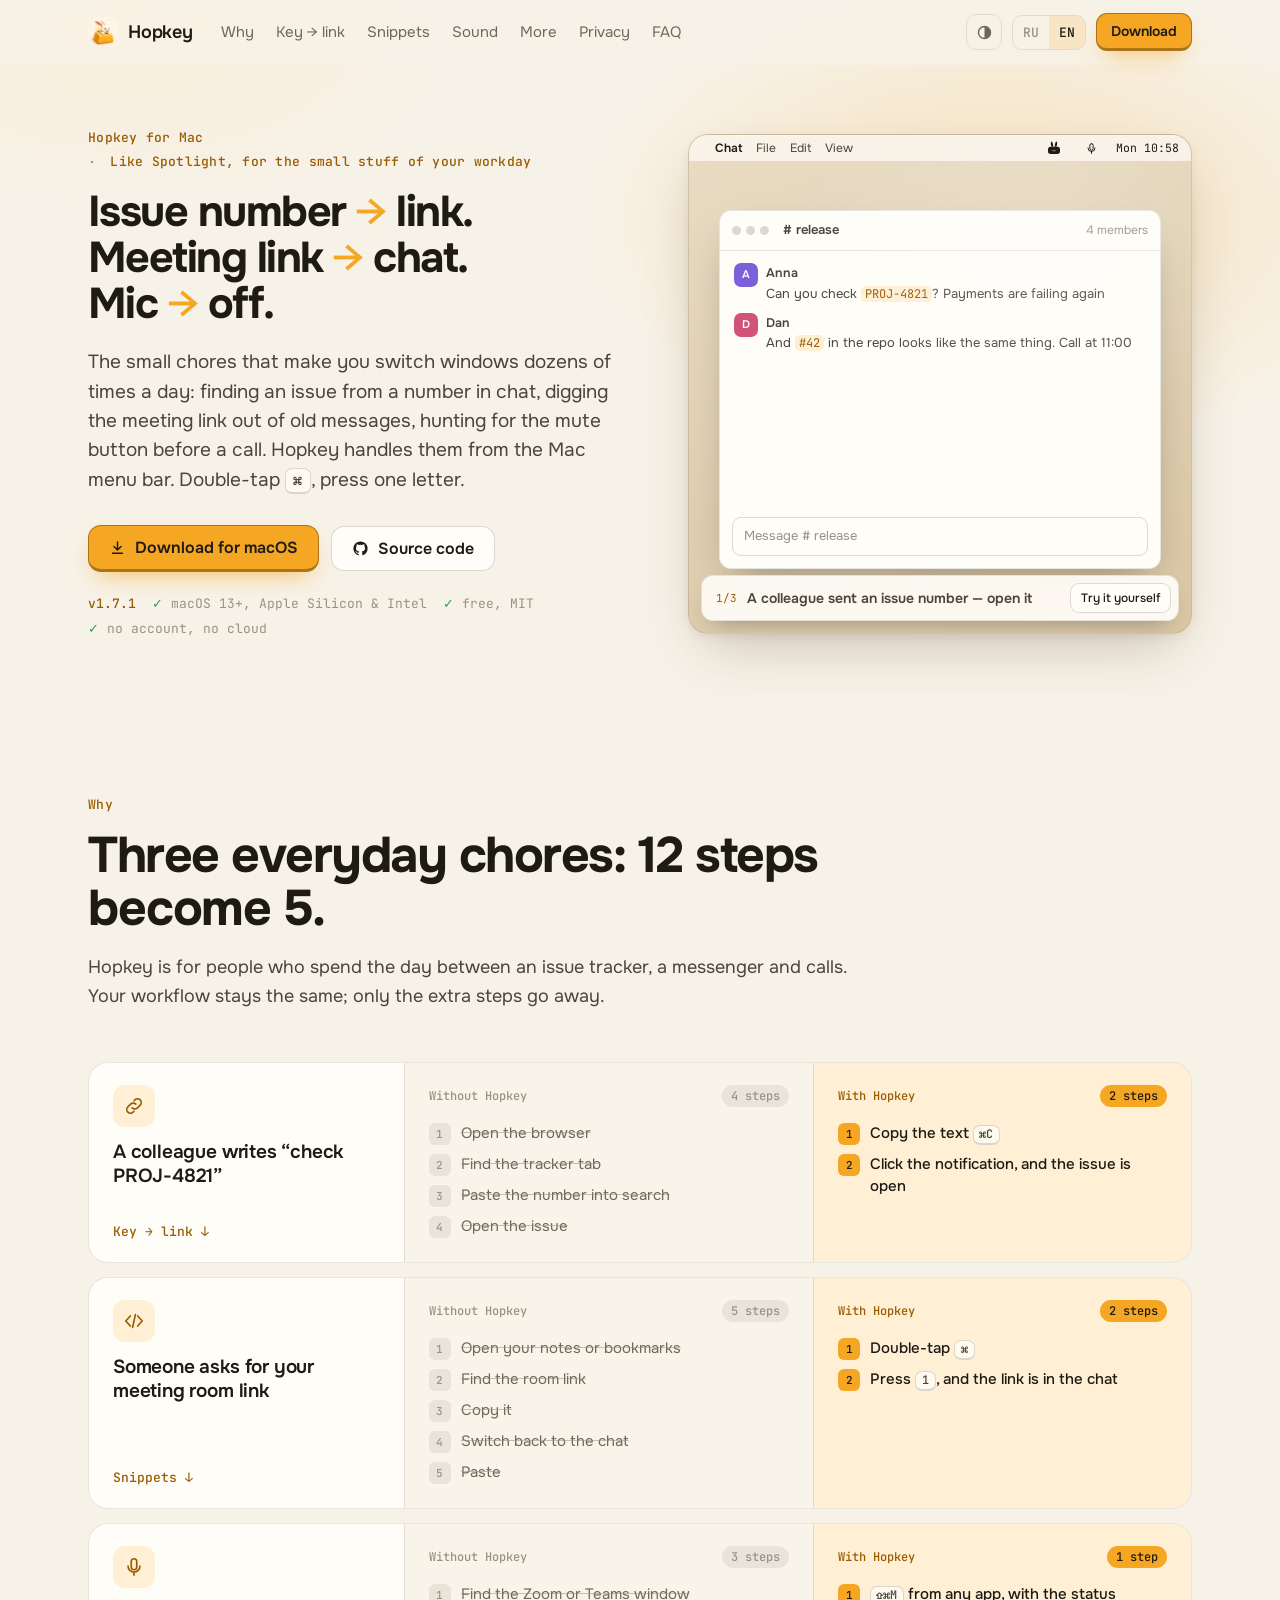
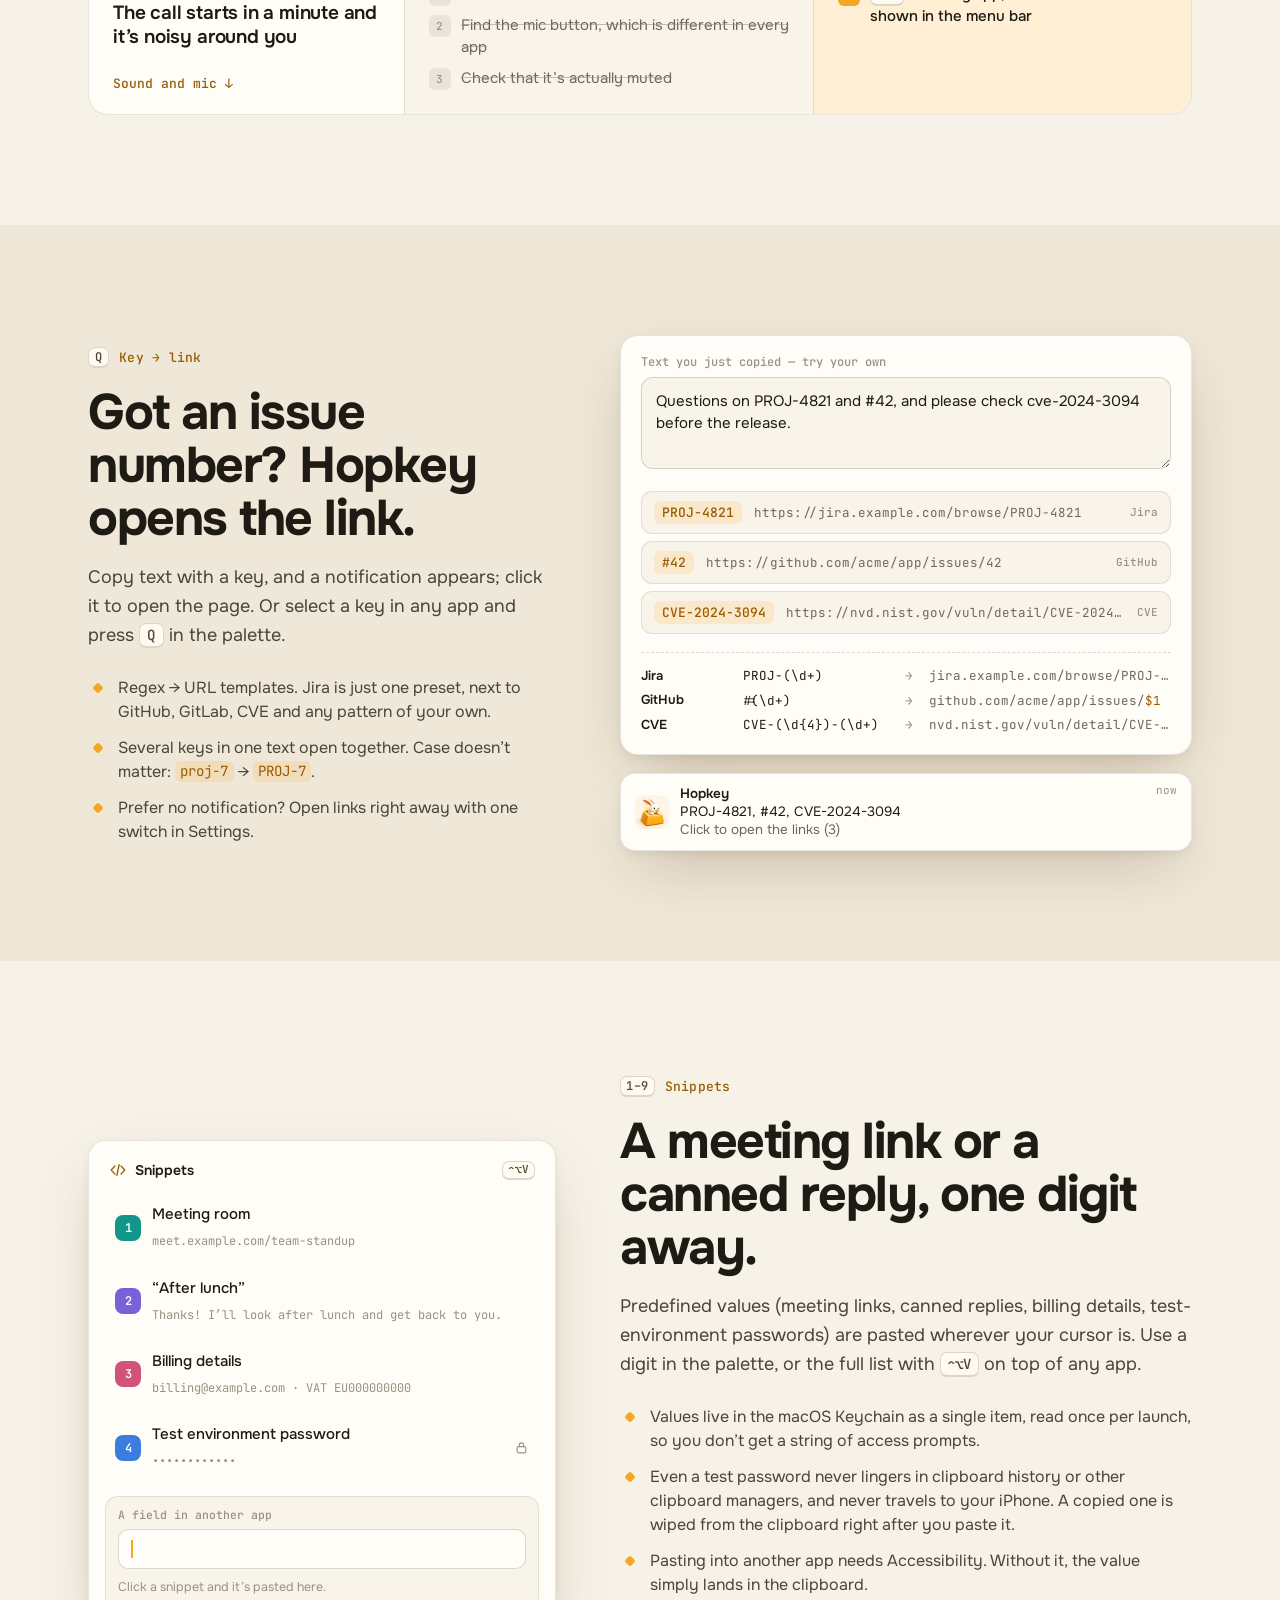
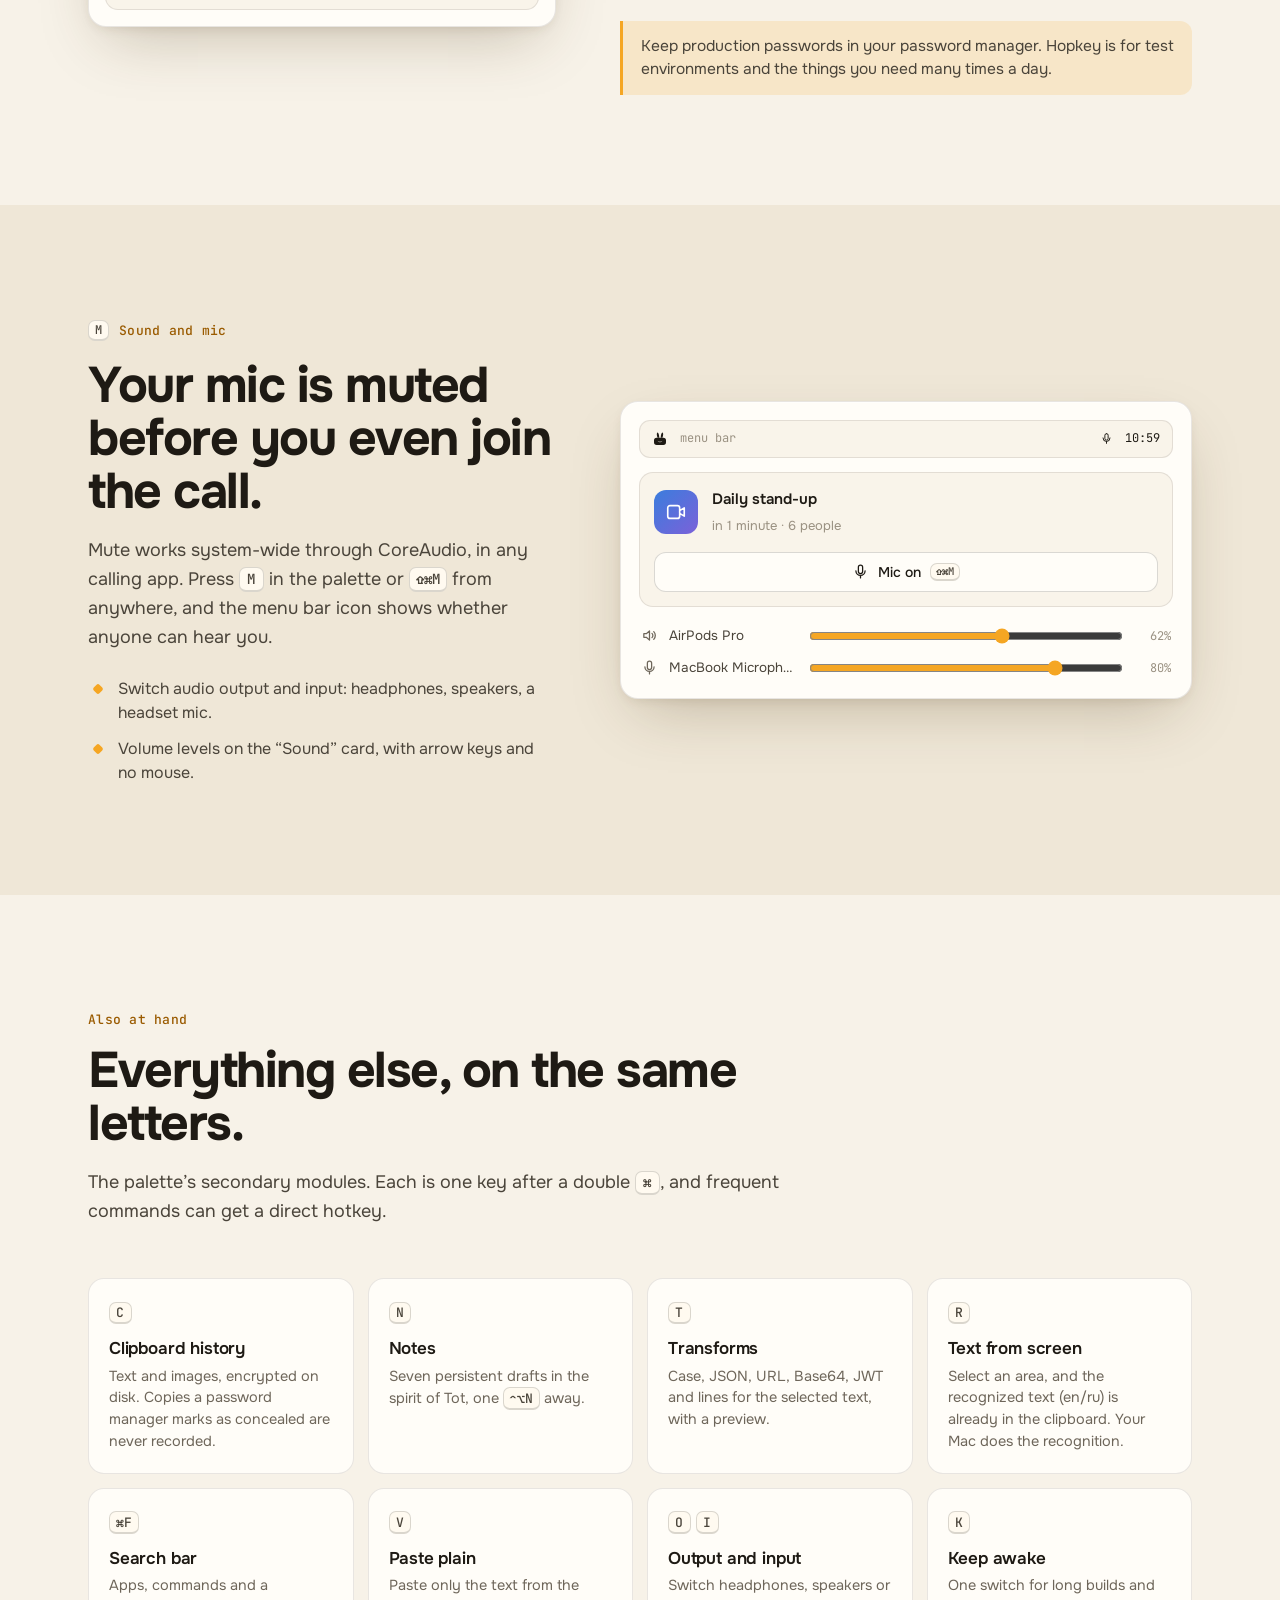
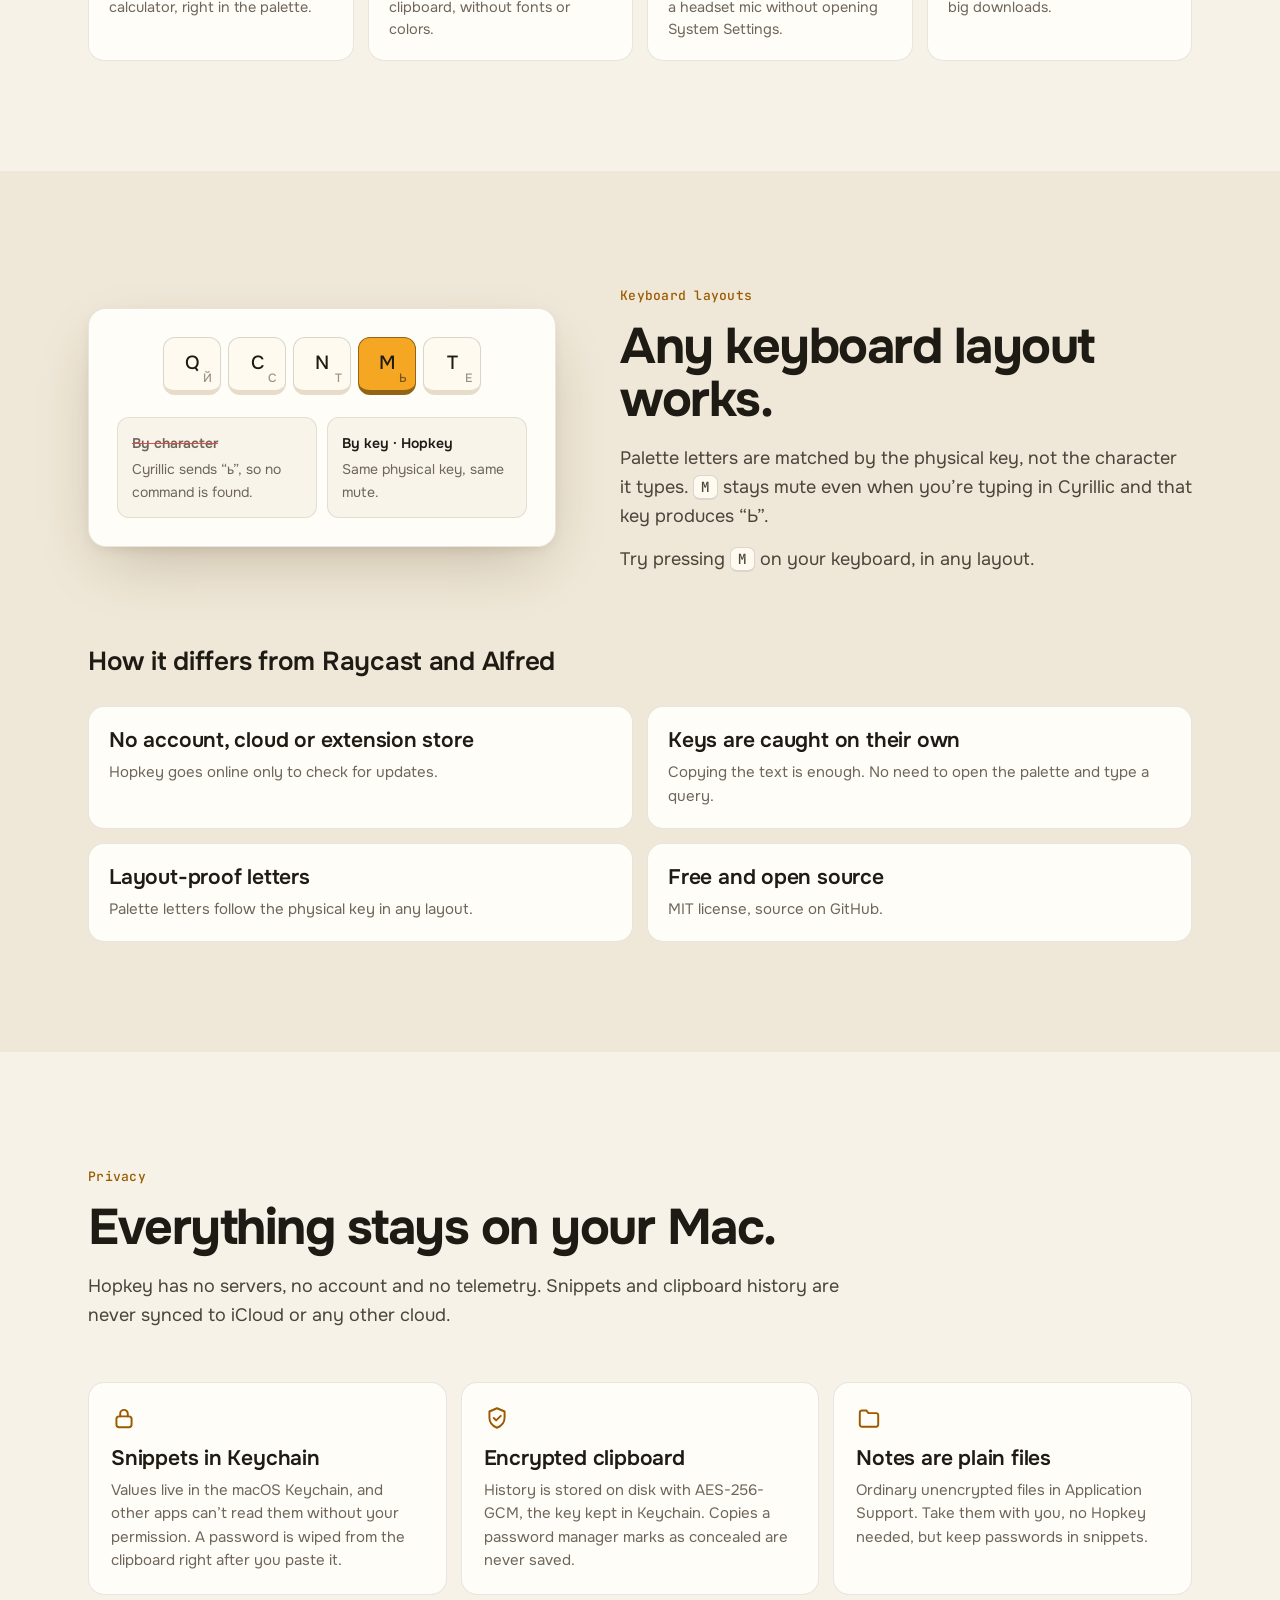
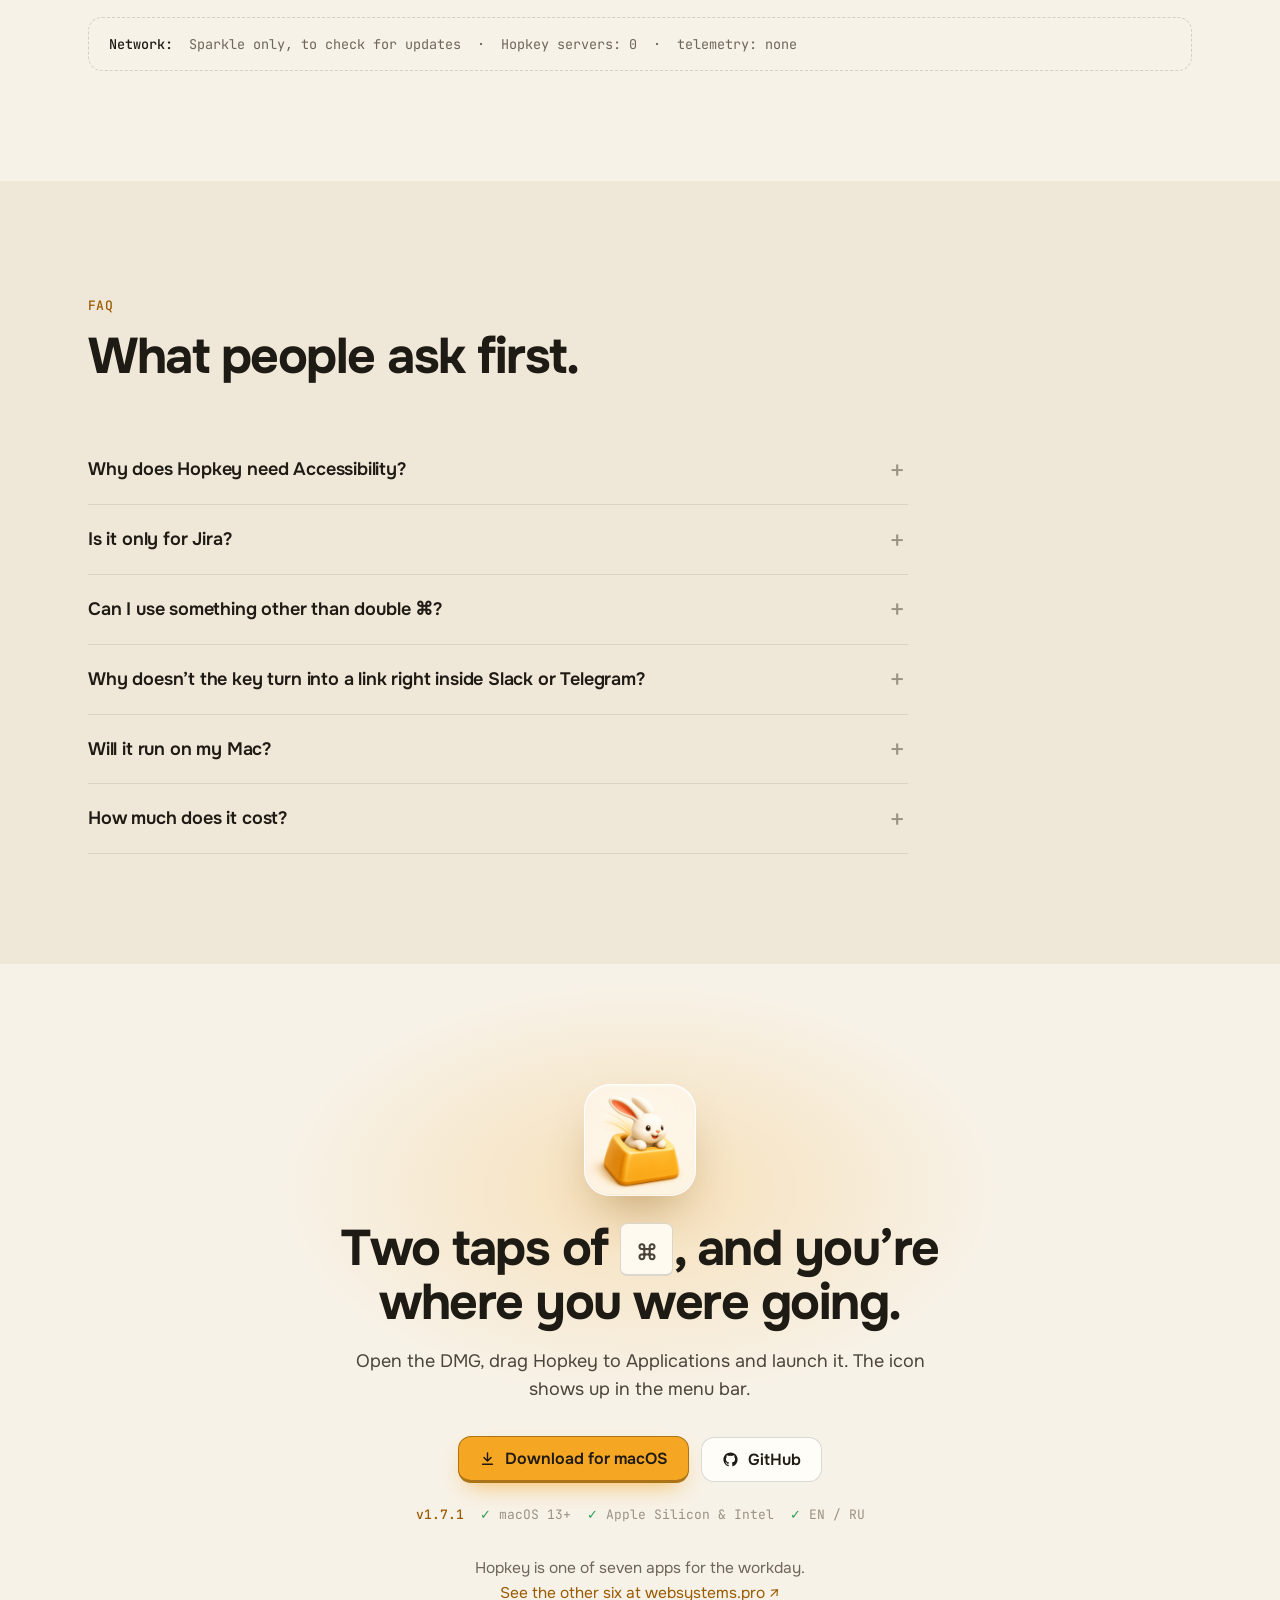
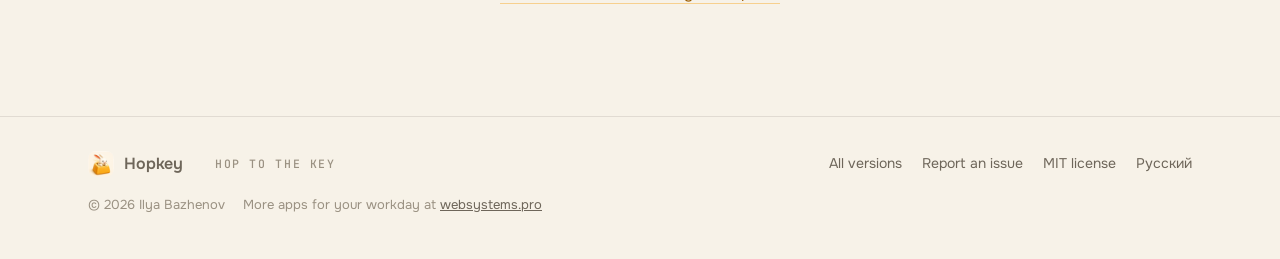
<file: docs/en/index.html>
<!doctype html>
<html lang="en">
<head>
<meta charset="utf-8">
<meta name="viewport" content="width=device-width, initial-scale=1">
<title>Hopkey — double-tap ⌘, the small stuff at hand</title>
<meta name="description" content="A keyboard-first palette for the Mac menu bar. Double-tap the right ⌘ to open an issue key as a link, paste a snippet or mute your mic before a call. No account, no cloud, free and open source.">
<meta property="og:title" content="Hopkey — double-tap ⌘, the small stuff at hand">
<meta property="og:description" content="A palette for your workday in the Mac menu bar: key → link, snippets, mic mute. Local, free, open source.">
<meta property="og:type" content="website">
<meta property="og:locale" content="en_US">
<meta property="og:locale:alternate" content="ru_RU">
<meta property="og:url" content="https://ilyabazhenov.github.io/Hopkey/en/">
<meta property="og:image" content="https://ilyabazhenov.github.io/Hopkey/assets/og-en.png">
<meta property="og:image:width" content="1200">
<meta property="og:image:height" content="630">
<meta property="og:image:alt" content="Hopkey: issue number → link, meeting link → chat, mic → off. The Hopkey palette alongside">
<meta name="twitter:card" content="summary_large_image">
<link rel="canonical" href="https://ilyabazhenov.github.io/Hopkey/en/">
<link rel="alternate" hreflang="ru" href="https://ilyabazhenov.github.io/Hopkey/">
<link rel="alternate" hreflang="en" href="https://ilyabazhenov.github.io/Hopkey/en/">
<link rel="alternate" hreflang="x-default" href="https://ilyabazhenov.github.io/Hopkey/en/">
<link rel="icon" href="../assets/favicon.png" type="image/png">
<link rel="apple-touch-icon" href="../assets/apple-touch-icon.png">
<link rel="preconnect" href="https://fonts.googleapis.com">
<link rel="preconnect" href="https://fonts.gstatic.com" crossorigin>
<link href="https://fonts.googleapis.com/css2?family=Onest:wght@400;500;600;700&family=JetBrains+Mono:wght@400;500&display=swap" rel="stylesheet">
<script>
(function (r) {
  r.classList.add('js');
  var t; try { t = localStorage.getItem('theme'); } catch (e) {}
  r.dataset.theme = t === 'light' || t === 'dark' ? t : (matchMedia('(prefers-color-scheme: dark)').matches ? 'dark' : 'light');
})(document.documentElement);
</script>
<link rel="stylesheet" href="../assets/site.css">
</head>
<body>

<svg width="0" height="0" style="position:absolute" aria-hidden="true">
  <symbol id="i-hop" viewBox="0 0 24 24"><path fill="currentColor" d="M8.3 10.2C7 6.6 6.8 2.7 8.1 2.2c1.3-.5 2.7 3.1 2.8 8zM13.1 10.2c.1-4.9 1.5-8.5 2.8-8 1.3.5 1.1 4.4-.2 8z"/><path fill="currentColor" fill-rule="evenodd" d="M7 10h10a4 4 0 0 1 4 4v3a4 4 0 0 1-4 4H7a4 4 0 0 1-4-4v-3a4 4 0 0 1 4-4zm1.2 4.6q3.8 2.9 7.6 0q-3.8 4.6-7.6 0z"/></symbol>
  <symbol id="i-mic" viewBox="0 0 24 24"><g fill="none" stroke="currentColor" stroke-width="1.8" stroke-linecap="round"><rect x="9" y="3" width="6" height="12" rx="3"/><path d="M5.5 11a6.5 6.5 0 0 0 13 0M12 17.5V21"/></g></symbol>
  <symbol id="i-micoff" viewBox="0 0 24 24"><g fill="none" stroke="currentColor" stroke-width="1.8" stroke-linecap="round"><rect x="9" y="3" width="6" height="12" rx="3"/><path d="M5.5 11a6.5 6.5 0 0 0 13 0M12 17.5V21M4 3.5l16 17"/></g></symbol>
  <symbol id="i-speaker" viewBox="0 0 24 24"><g fill="none" stroke="currentColor" stroke-width="1.8" stroke-linecap="round" stroke-linejoin="round"><path d="M4 9.5v5h3.5L12 18.5v-13L7.5 9.5z"/><path d="M15.5 9a4.2 4.2 0 0 1 0 6M18 6.5a8 8 0 0 1 0 11"/></g></symbol>
  <symbol id="i-cup" viewBox="0 0 24 24"><g fill="none" stroke="currentColor" stroke-width="1.8" stroke-linecap="round" stroke-linejoin="round"><path d="M4.5 9h11v4.5a5 5 0 0 1-5 5h-1a5 5 0 0 1-5-5z"/><path d="M15.5 10.5h1.3a2.4 2.4 0 0 1 0 4.8h-1.5M8 3.5v2.5M11.5 3.5v2.5"/></g></symbol>
  <symbol id="i-link" viewBox="0 0 24 24"><g fill="none" stroke="currentColor" stroke-width="1.8" stroke-linecap="round"><path d="M10 14a4 4 0 0 0 5.7 0l3-3a4 4 0 0 0-5.7-5.7l-1 1"/><path d="M14 10a4 4 0 0 0-5.7 0l-3 3a4 4 0 0 0 5.7 5.7l1-1"/></g></symbol>
  <symbol id="i-snip" viewBox="0 0 24 24"><g fill="none" stroke="currentColor" stroke-width="1.8" stroke-linecap="round" stroke-linejoin="round"><path d="M8 6.5 3 12l5 5.5M16 6.5l5 5.5-5 5.5M13.5 5l-3 14"/></g></symbol>
  <symbol id="i-clip" viewBox="0 0 24 24"><g fill="none" stroke="currentColor" stroke-width="1.8" stroke-linejoin="round"><rect x="5.5" y="4.5" width="13" height="16.5" rx="2.5"/><path d="M9 3h6v3.5H9z"/></g></symbol>
  <symbol id="i-note" viewBox="0 0 24 24"><g fill="none" stroke="currentColor" stroke-width="1.8" stroke-linecap="round" stroke-linejoin="round"><path d="M6 3h8.5L19 7.5V21H6z"/><path d="M9 12h7M9 16h5"/></g></symbol>
  <symbol id="i-wand" viewBox="0 0 24 24"><g fill="none" stroke="currentColor" stroke-width="1.8" stroke-linecap="round" stroke-linejoin="round"><path d="M4 20 15 9M17 3v3M15.5 4.5h3M20 9v2M19 10h2M11 4v2M10 5h2"/></g></symbol>
  <symbol id="i-scan" viewBox="0 0 24 24"><g fill="none" stroke="currentColor" stroke-width="1.8" stroke-linecap="round"><path d="M4 8V5.5A1.5 1.5 0 0 1 5.5 4H8M16 4h2.5A1.5 1.5 0 0 1 20 5.5V8M20 16v2.5a1.5 1.5 0 0 1-1.5 1.5H16M8 20H5.5A1.5 1.5 0 0 1 4 18.5V16M8 10h8M8 14h5"/></g></symbol>
  <symbol id="i-paste" viewBox="0 0 24 24"><g fill="none" stroke="currentColor" stroke-width="1.8" stroke-linecap="round" stroke-linejoin="round"><path d="M9 3.5h6v3H9z"/><path d="M15.5 5H18a1 1 0 0 1 1 1v14a1 1 0 0 1-1 1H6a1 1 0 0 1-1-1V6a1 1 0 0 1 1-1h2.5M9 12h6M9 16h4"/></g></symbol>
  <symbol id="i-search" viewBox="0 0 24 24"><g fill="none" stroke="currentColor" stroke-width="1.8" stroke-linecap="round"><circle cx="11" cy="11" r="6.5"/><path d="m20 20-4.2-4.2"/></g></symbol>
  <symbol id="i-lock" viewBox="0 0 24 24"><g fill="none" stroke="currentColor" stroke-width="1.8" stroke-linecap="round"><rect x="5" y="10.5" width="14" height="10" rx="2.5"/><path d="M8.5 10.5V8a3.5 3.5 0 0 1 7 0v2.5"/></g></symbol>
  <symbol id="i-shield" viewBox="0 0 24 24"><g fill="none" stroke="currentColor" stroke-width="1.8" stroke-linecap="round" stroke-linejoin="round"><path d="M12 3 5 6v5.5c0 4.3 3 7.9 7 9.5 4-1.6 7-5.2 7-9.5V6z"/><path d="m9 12 2.2 2.2L15.5 10"/></g></symbol>
  <symbol id="i-folder" viewBox="0 0 24 24"><g fill="none" stroke="currentColor" stroke-width="1.8" stroke-linejoin="round"><path d="M3.5 7a2 2 0 0 1 2-2h4l2 2.5h7a2 2 0 0 1 2 2V18a2 2 0 0 1-2 2h-13a2 2 0 0 1-2-2z"/></g></symbol>
  <symbol id="i-phone" viewBox="0 0 24 24"><g fill="none" stroke="currentColor" stroke-width="1.8" stroke-linecap="round" stroke-linejoin="round"><path d="M3 7.5A2.5 2.5 0 0 1 5.5 5h8A2.5 2.5 0 0 1 16 7.5v9a2.5 2.5 0 0 1-2.5 2.5h-8A2.5 2.5 0 0 1 3 16.5zM16 10.5l5-3v9l-5-3"/></g></symbol>
  <symbol id="i-down" viewBox="0 0 24 24"><g fill="none" stroke="currentColor" stroke-width="2" stroke-linecap="round" stroke-linejoin="round"><path d="M12 4v11M7 10.5l5 5 5-5M5 20h14"/></g></symbol>
  <symbol id="i-gh" viewBox="0 0 24 24"><path fill="currentColor" d="M12 2a10 10 0 0 0-3.2 19.5c.5.1.7-.2.7-.5v-1.7c-2.8.6-3.4-1.3-3.4-1.3-.4-1.2-1.1-1.5-1.1-1.5-.9-.6.1-.6.1-.6 1 .1 1.5 1 1.5 1 .9 1.6 2.4 1.1 3 .9.1-.7.4-1.1.6-1.4-2.2-.3-4.6-1.1-4.6-5 0-1.1.4-2 1-2.7-.1-.3-.4-1.3.1-2.7 0 0 .8-.3 2.8 1a9.6 9.6 0 0 1 5 0c1.9-1.3 2.8-1 2.8-1 .5 1.4.2 2.4.1 2.7.6.7 1 1.6 1 2.7 0 3.9-2.4 4.7-4.6 5 .4.3.7.9.7 1.9V21c0 .3.2.6.7.5A10 10 0 0 0 12 2z"/></symbol>
</svg>

<header class="top" id="top">
  <div class="wrap">
    <a class="brand" href="#top"><img src="../assets/icon.png" alt="" width="30" height="30">Hopkey</a>
    <nav class="top-nav" aria-label="Sections">
      <a href="#why">Why</a>
      <a href="#keys">Key → link</a>
      <a href="#snippets">Snippets</a>
      <a href="#sound">Sound</a>
      <a href="#more">More</a>
      <a href="#privacy">Privacy</a>
      <a href="#faq">FAQ</a>
    </nav>
    <div class="top-r">
      <button class="icon-btn" id="themeBtn" type="button" aria-label="Switch theme" title="Switch theme"><svg viewBox="0 0 24 24" fill="none" stroke="currentColor" stroke-width="2" aria-hidden="true"><circle cx="12" cy="12" r="8.5"/><path d="M12 3.5a8.5 8.5 0 0 1 0 17z" fill="currentColor" stroke="none"/></svg></button>
      <nav class="lang" aria-label="Language"><a href="../" hreflang="ru" lang="ru">RU</a><a href="./" hreflang="en" lang="en" aria-current="page">EN</a></nav>
      <a class="btn pri sm" href="https://github.com/ilyabazhenov/Hopkey/releases/latest">Download</a>
    </div>
  </div>
</header>

<main>

  <section class="hero">
    <div class="wrap hero-grid">
      <div class="hero-text">
        <div class="eyebrow rv"><span>Hopkey for Mac</span><span>Like Spotlight, for the small stuff of your workday</span></div>
        <h1 class="rv"><span class="ln">Issue number <span class="ar">→</span> link.</span><span class="ln">Meeting link <span class="ar">→</span> chat.</span><span class="ln">Mic <span class="ar">→</span> off.</span></h1>
        <p class="lead rv">The small chores that make you switch windows dozens of times a day: finding an issue from a number in chat, digging the meeting link out of old messages, hunting for the mute button before a call. Hopkey handles them from the Mac menu bar. Double-tap <span class="kc">⌘</span>, press one letter.</p>
        <div class="cta rv">
          <a class="btn pri" href="https://github.com/ilyabazhenov/Hopkey/releases/latest"><svg aria-hidden="true"><use href="#i-down"/></svg>Download for macOS</a>
          <a class="btn" href="https://github.com/ilyabazhenov/Hopkey"><svg aria-hidden="true"><use href="#i-gh"/></svg>Source code</a>
        </div>
        <div class="req rv"><span class="ver">v1.7.1</span><span>macOS 13+, Apple Silicon &amp; Intel</span><span>free, MIT</span><span>no account, no cloud</span></div>
      </div>

      <div class="rv">
        <div class="stage story" id="stage" aria-label="Interactive Hopkey palette demo">
          <div class="mbar">
            <span aria-hidden="true"></span><span class="app">Chat</span>
            <span class="menus"><span>File</span><span>Edit</span><span>View</span></span>
            <span class="r">
              <button class="mb-hop" id="mbHop" type="button" aria-label="Open the palette" style="border:0;background:none;color:inherit;cursor:pointer"><svg class="mb-ico"><use href="#i-hop"/></svg></button>
              <span class="mb-mic" id="mbMic"><svg><use href="#i-mic"/></svg></span>
              <span class="mono">Mon 10:58</span>
            </span>
          </div>

          <div class="chat" aria-hidden="true">
            <div class="chat-h"><span class="dots"><i></i><i></i><i></i></span><b># release</b><small>4 members</small></div>
            <div class="chat-b" id="chatBody">
              <div class="msg"><span class="av" style="background:var(--violet)">A</span><div><b>Anna</b><p>Can you check <span class="key">PROJ-4821</span>? Payments are failing again</p></div></div>
              <div class="msg"><span class="av" style="background:var(--rose)">D</span><div><b>Dan</b><p>And <span class="key">#42</span> in the repo looks like the same thing. Call at 11:00</p></div></div>
            </div>
            <div class="composer" id="composer">Message # release</div>
          </div>

          <div class="win w-browser" id="wBrowser" aria-hidden="true">
            <div class="w-bar"><span class="dots"><i></i><i></i><i></i></span><span class="url"><svg><use href="#i-lock"/></svg>jira.example.com/browse/PROJ-4821</span></div>
            <div class="w-body">
              <div class="jr-key">PROJ-4821</div>
              <div class="w-h">Payment fails on retry</div>
              <div class="jr-meta"><span class="st">In progress</span><span>Assignee: Anna</span><span>Priority: high</span></div>
              <div class="jr-lines"><i></i><i></i><i style="width:58%"></i></div>
            </div>
          </div>
          <div class="win w-call" id="wCall" aria-hidden="true">
            <div class="w-bar"><span class="dots"><i></i><i></i><i></i></span><span class="url plain">Daily stand-up · 6 people</span></div>
            <div class="w-body call-grid"><div class="ct"><span class="av" style="background:var(--violet)">A</span><small>Anna</small></div><div class="ct"><span class="av" style="background:var(--rose)">D</span><small>Dan</small></div><div class="ct"><span class="av" style="background:var(--teal)">M</span><small>Mark</small></div><div class="ct me"><span class="av">Me</span><small id="callMeMic"><svg><use href="#i-mic"/></svg>Me</small></div></div>
            <div class="call-ctrl"><span class="cc" id="callMic"><svg><use href="#i-mic"/></svg>Mic</span><span class="cc">Camera</span><span class="cc end">Leave</span></div>
          </div>
          <div class="keys-ov" id="keysOv" aria-hidden="true"></div>
          <div class="cap" id="cap"><span class="cap-n mono" id="capN">1/3</span><span class="cap-t" id="capT"></span><span class="cap-dots"><i></i><i></i><i></i></span><button class="cap-try" id="capTry" type="button">Try it yourself</button></div>

          <div class="tapme" id="tapme">
            <span class="t-kbd">Double-tap the right ⌘</span><span class="t-touch">Tap the key twice</span>
            <button class="replay" id="replay" type="button" aria-label="Replay the walkthrough">↺ Replay</button><button class="cmdkey" id="cmdKey" type="button" aria-label="Command key: press twice to open the palette">⌘<small>×2</small></button>
          </div>

          <div class="pal" id="pal" role="dialog" aria-label="Hopkey palette">
            <div class="pal-h"><svg><use href="#i-search"/></svg><span class="q">Search apps, commands, calculator…</span><span class="kc">⌘F</span></div>
            <div class="pal-sec">Toggles</div>
            <div class="tiles">
              <button class="tile mic" data-act="mic" data-code="KeyM" type="button"><span class="ti"><svg><use href="#i-mic"/></svg><b>Microphone</b></span><small data-state>on</small><span class="kc">M</span></button>
              <button class="tile" data-act="sound" data-code="KeyA" type="button"><span class="ti"><svg><use href="#i-speaker"/></svg><b>Sound</b></span><small>AirPods · 62%</small><span class="kc">A</span></button>
              <button class="tile" data-act="awake" data-code="KeyK" type="button"><span class="ti"><svg><use href="#i-cup"/></svg><b>Keep awake</b></span><small data-state>off</small><span class="kc">K</span></button>
            </div>
            <div class="pal-sec">Keys and snippets<span>all snippets — ⌃⌥V</span></div>
            <div class="rows">
              <button class="row" data-act="key" data-code="KeyQ" type="button"><svg><use href="#i-link"/></svg><span>Open link by key</span><span class="kc">Q</span></button>
            </div>
            <div class="chips">
              <button class="chip" data-act="snip" data-n="1" data-code="Digit1" type="button" style="--c:var(--teal)"><i>1</i>Meeting room</button>
              <button class="chip" data-act="snip" data-n="2" data-code="Digit2" type="button" style="--c:var(--violet)"><i>2</i>“After lunch”</button>
              <button class="chip" data-act="snip" data-n="3" data-code="Digit3" type="button" style="--c:var(--blue)"><i>3</i>Staging password</button>
            </div>
            <div class="pal-sec">Actions</div>
            <div class="rows">
              <button class="row" data-act="clip" data-code="KeyC" type="button"><svg><use href="#i-clip"/></svg><span>Clipboard history</span><span class="kc">C</span></button>
              <button class="row" data-act="notes" data-code="KeyN" type="button"><svg><use href="#i-note"/></svg><span>Notes</span><span class="kc">N</span></button>
              <button class="row" data-act="transform" data-code="KeyT" type="button"><svg><use href="#i-wand"/></svg><span>Transform selection</span><span class="kc">T</span></button>
              <button class="row" data-act="ocr" data-code="KeyR" type="button"><svg><use href="#i-scan"/></svg><span>Recognize text on screen</span><span class="kc">R</span></button>
            </div>
            <div class="pal-f">↑↓ move · letters — tools · 1–9 — snippets · ↩ · Esc</div>
          </div>

          <div class="hud" id="hud" aria-live="polite"><svg><use href="#i-micoff"/></svg><span></span></div>
          <div class="toast" id="toast" aria-live="polite"><img src="../assets/icon.png" alt=""><div><b>Hopkey</b><span></span></div></div>
        </div>
      </div>
    </div>
  </section>

  <section class="sec" id="why">
    <div class="wrap">
      <div class="sec-head rv">
        <div class="kicker">Why</div>
        <h2>Three everyday chores: 12&nbsp;steps become&nbsp;5.</h2>
        <p class="story">Hopkey is for people who spend the day between an issue tracker, a messenger and calls. Your workflow stays the same; only the extra steps go away.</p>
      </div>
      <div class="why">
        <article class="why-r rv">
          <div class="why-s"><div class="ico"><svg><use href="#i-link"/></svg></div><h3>A colleague writes “check <span class="nw">PROJ-4821</span>”</h3><a href="#keys">Key → link ↓</a></div>
          <div class="why-no"><div class="lbl">Without Hopkey<span>4 steps</span></div><ol><li>Open the browser</li><li>Find the tracker tab</li><li>Paste the number into search</li><li>Open the issue</li></ol></div>
          <div class="why-yes"><div class="lbl">With Hopkey<span>2 steps</span></div><ol><li>Copy the text <span class="kc">⌘C</span></li><li>Click the notification, and the issue is open</li></ol></div>
        </article>
        <article class="why-r rv">
          <div class="why-s"><div class="ico"><svg><use href="#i-snip"/></svg></div><h3>Someone asks for your meeting room link</h3><a href="#snippets">Snippets ↓</a></div>
          <div class="why-no"><div class="lbl">Without Hopkey<span>5 steps</span></div><ol><li>Open your notes or bookmarks</li><li>Find the room link</li><li>Copy it</li><li>Switch back to the chat</li><li>Paste</li></ol></div>
          <div class="why-yes"><div class="lbl">With Hopkey<span>2 steps</span></div><ol><li>Double-tap <span class="kc">⌘</span></li><li>Press <span class="kc">1</span>, and the link is in the chat</li></ol></div>
        </article>
        <article class="why-r rv">
          <div class="why-s"><div class="ico"><svg><use href="#i-mic"/></svg></div><h3>The call starts in a minute and it’s noisy around you</h3><a href="#sound">Sound and mic ↓</a></div>
          <div class="why-no"><div class="lbl">Without Hopkey<span>3 steps</span></div><ol><li>Find the Zoom or Teams window</li><li>Find the mic button, which is different in every app</li><li>Check that it’s actually muted</li></ol></div>
          <div class="why-yes"><div class="lbl">With Hopkey<span>1 step</span></div><ol><li><span class="kc">⇧⌘M</span> from any app, with the status shown in the menu bar</li></ol></div>
        </article>
      </div>
    </div>
  </section>

  <section class="sec alt" id="keys">
    <div class="wrap split">
      <div class="rv">
        <div class="kicker"><span class="kc">Q</span>Key → link</div>
        <h2>Got an issue number? Hopkey opens the link.</h2>
        <p class="story">Copy text with a key, and a notification appears; click it to open the page. Or select a key in any app and press <span class="kc">Q</span> in the palette.</p>
        <ul class="facts">
          <li>Regex → URL templates. Jira is just one preset, next to GitHub, GitLab, CVE and any pattern of your own.</li>
          <li>Several keys in one text open together. Case doesn’t matter: <code>proj-7</code> → <code>PROJ-7</code>.</li>
          <li>Prefer no notification? Open links right away with one switch in Settings.</li>
        </ul>
      </div>
      <div class="rv">
        <div class="card kl">
          <label for="klIn">Text you just copied — try your own</label>
          <textarea id="klIn" spellcheck="false">Questions on PROJ-4821 and #42, and please check cve-2024-3094 before the release.</textarea>
          <div class="kl-out" id="klOut" aria-live="polite"></div>
          <div class="tpl" aria-label="Templates">
            <div class="tpl-r"><b>Jira</b><span class="re">PROJ-(\d+)</span><span class="ar">→</span><span class="url">jira.example.com/browse/PROJ-<em>$1</em></span></div>
            <div class="tpl-r"><b>GitHub</b><span class="re">#(\d+)</span><span class="ar">→</span><span class="url">github.com/acme/app/issues/<em>$1</em></span></div>
            <div class="tpl-r"><b>CVE</b><span class="re">CVE-(\d{4})-(\d+)</span><span class="ar">→</span><span class="url">nvd.nist.gov/vuln/detail/CVE-<em>$1</em>-<em>$2</em></span></div>
          </div>
        </div>
        <div class="banner" id="klBanner"><img src="../assets/icon.png" alt=""><div><b>Hopkey</b><br><span id="klBannerText"></span></div><small>now</small></div>
      </div>
    </div>
  </section>

  <section class="sec" id="snippets">
    <div class="wrap split flip">
      <div class="rv">
        <div class="kicker"><span class="kc">1–9</span>Snippets</div>
        <h2>A meeting link or a canned reply, one digit away.</h2>
        <p class="story">Predefined values (meeting links, canned replies, billing details, test-environment passwords) are pasted wherever your cursor is. Use a digit in the palette, or the full list with <span class="kc">⌃⌥V</span> on top of any app.</p>
        <ul class="facts">
          <li>Values live in the macOS Keychain as a single item, read once per launch, so you don’t get a string of access prompts.</li>
          <li>Even a test password never lingers in clipboard history or other clipboard managers, and never travels to your iPhone. A copied one is wiped from the clipboard right after you paste it.</li>
          <li>Pasting into another app needs Accessibility. Without it, the value simply lands in the clipboard.</li>
        </ul>
        <p class="aside">Keep production passwords in your password manager. Hopkey is for test environments and the things you need many times a day.</p>
      </div>
      <div class="rv">
        <div class="card snip">
          <div class="snip-h"><svg width="18" height="18" style="color:var(--accent-ink)"><use href="#i-snip"/></svg>Snippets<span class="kc">⌃⌥V</span></div>
          <div class="snip-list" id="snipList">
            <button class="snip-r" type="button" data-n="1" style="--c:var(--teal)"><i>1</i><span><b>Meeting room</b><small>meet.example.com/team-standup</small></span></button>
            <button class="snip-r" type="button" data-n="2" style="--c:var(--violet)"><i>2</i><span><b>“After lunch”</b><small>Thanks! I’ll look after lunch and get back to you.</small></span></button>
            <button class="snip-r" type="button" data-n="3" style="--c:var(--rose)"><i>3</i><span><b>Billing details</b><small>billing@example.com · VAT EU000000000</small></span></button>
            <button class="snip-r" type="button" data-n="4" style="--c:var(--blue)"><i>4</i><span><b>Test environment password</b><small>••••••••••••</small></span><svg class="lock"><use href="#i-lock"/></svg></button>
          </div>
          <div class="field">
            <label>A field in another app</label>
            <div class="in" id="snipField"><span class="caret"></span></div>
            <div class="note" id="snipNote">Click a snippet and it’s pasted here.</div>
          </div>
        </div>
      </div>
    </div>
  </section>

  <section class="sec alt" id="sound">
    <div class="wrap split">
      <div class="rv">
        <div class="kicker"><span class="kc">M</span>Sound and mic</div>
        <h2>Your mic is muted before you even join the&nbsp;call.</h2>
        <p class="story">Mute works system-wide through CoreAudio, in any calling app. Press <span class="kc">M</span> in the palette or <span class="kc">⇧⌘M</span> from anywhere, and the menu bar icon shows whether anyone can hear you.</p>
        <ul class="facts">
          <li>Switch audio output and input: headphones, speakers, a headset mic.</li>
          <li>Volume levels on the “Sound” card, with arrow keys and no mouse.</li>
        </ul>
      </div>
      <div class="rv">
        <div class="card snd">
          <div class="snd-bar"><svg width="16" height="16"><use href="#i-hop"/></svg><span class="mono" style="font-size:12px;color:var(--faint)">menu bar</span><span class="r"><span class="mb-mic" id="sndMic"><svg width="13" height="13"><use href="#i-mic"/></svg></span><span class="mono" style="font-size:12px">10:59</span></span></div>
          <div class="call">
            <span class="av"><svg><use href="#i-phone"/></svg></span>
            <span><b>Daily stand-up</b><small>in 1 minute · 6 people</small></span>
            <button class="mutebtn" id="muteBtn" type="button" aria-pressed="false"><svg><use href="#i-mic"/></svg><span>Mic on</span><span class="kc">⇧⌘M</span></button>
          </div>
          <div class="lvls">
            <div class="lvl"><svg><use href="#i-speaker"/></svg><span>AirPods Pro</span><input type="range" min="0" max="100" value="62" aria-label="Output volume"><output>62%</output></div>
            <div class="lvl"><svg><use href="#i-mic"/></svg><span>MacBook Microphone</span><input type="range" min="0" max="100" value="80" aria-label="Input level"><output>80%</output></div>
          </div>
        </div>
      </div>
    </div>
  </section>

  <section class="sec" id="more">
    <div class="wrap">
      <div class="sec-head rv">
        <div class="kicker">Also at hand</div>
        <h2>Everything else, on the same letters.</h2>
        <p class="story">The palette’s secondary modules. Each is one key after a double <span class="kc">⌘</span>, and frequent commands can get a direct hotkey.</p>
      </div>
      <div class="more">
        <div class="mod rv"><span class="kc">C</span><h3>Clipboard history</h3><p>Text and images, encrypted on disk. Copies a password manager marks as concealed are never recorded.</p></div>
        <div class="mod rv"><span class="kc">N</span><h3>Notes</h3><p>Seven persistent drafts in the spirit of Tot, one <span class="kc">⌃⌥N</span> away.</p></div>
        <div class="mod rv"><span class="kc">T</span><h3>Transforms</h3><p>Case, JSON, URL, Base64, JWT and lines for the selected text, with a preview.</p></div>
        <div class="mod rv"><span class="kc">R</span><h3>Text from screen</h3><p>Select an area, and the recognized text (en/ru) is already in the clipboard. Your Mac does the recognition.</p></div>
        <div class="mod rv"><span class="kc">⌘F</span><h3>Search bar</h3><p>Apps, commands and a calculator, right in the palette.</p></div>
        <div class="mod rv"><span class="kc">V</span><h3>Paste plain</h3><p>Paste only the text from the clipboard, without fonts or colors.</p></div>
        <div class="mod rv"><span class="kc">O</span> <span class="kc">I</span><h3>Output and input</h3><p>Switch headphones, speakers or a headset mic without opening System Settings.</p></div>
        <div class="mod rv"><span class="kc">K</span><h3>Keep awake</h3><p>One switch for long builds and big downloads.</p></div>
      </div>
    </div>
  </section>

  <section class="sec alt" id="layout">
    <div class="wrap split flip">
      <div class="rv">
        <div class="kicker">Keyboard layouts</div>
        <h2>Any keyboard layout works.</h2>
        <p class="story">Palette letters are matched by the physical key, not the character it types. <span class="kc">M</span> stays mute even when you’re typing in Cyrillic and that key produces “Ь”.</p>
        <p class="story">Try pressing <span class="kc">M</span> on your keyboard, in any layout.</p>
      </div>
      <div class="rv">
        <div class="card layout">
          <div class="krow" id="krow">
            <span class="bigkey" data-code="KeyQ">Q<span class="ru">Й</span></span>
            <span class="bigkey" data-code="KeyC">C<span class="ru">С</span></span>
            <span class="bigkey" data-code="KeyN">N<span class="ru">Т</span></span>
            <span class="bigkey hot" data-code="KeyM">M<span class="ru">Ь</span></span>
            <span class="bigkey" data-code="KeyT">T<span class="ru">Е</span></span>
          </div>
          <div class="kmap">
            <div class="bad"><b>By character</b>Cyrillic sends “ь”, so no command is found.</div>
            <div><b>By key · Hopkey</b>Same physical key, same mute.</div>
          </div>
        </div>
      </div>
    </div>
    <div class="wrap" style="margin-top:72px">
      <div class="sec-head rv" style="margin-bottom:28px">
        <h3 style="font-size:26px">How it differs from Raycast and Alfred</h3>
      </div>
      <div class="diff">
        <div class="rv"><h3>No account, cloud or extension store</h3><p>Hopkey goes online only to check for updates.</p></div>
        <div class="rv"><h3>Keys are caught on their own</h3><p>Copying the text is enough. No need to open the palette and type a query.</p></div>
        <div class="rv"><h3>Layout-proof letters</h3><p>Palette letters follow the physical key in any layout.</p></div>
        <div class="rv"><h3>Free and open source</h3><p>MIT license, source on GitHub.</p></div>
      </div>
    </div>
  </section>

  <section class="sec" id="privacy">
    <div class="wrap">
      <div class="sec-head rv">
        <div class="kicker">Privacy</div>
        <h2>Everything stays on your Mac.</h2>
        <p class="story">Hopkey has no servers, no account and no telemetry. Snippets and clipboard history are never synced to iCloud or any other cloud.</p>
      </div>
      <div class="priv">
        <div class="rv"><svg><use href="#i-lock"/></svg><h3>Snippets in Keychain</h3><p>Values live in the macOS Keychain, and other apps can’t read them without your permission. A password is wiped from the clipboard right after you paste it.</p></div>
        <div class="rv"><svg><use href="#i-shield"/></svg><h3>Encrypted clipboard</h3><p>History is stored on disk with AES-256-GCM, the key kept in Keychain. Copies a password manager marks as concealed are never saved.</p></div>
        <div class="rv"><svg><use href="#i-folder"/></svg><h3>Notes are plain files</h3><p>Ordinary unencrypted files in Application Support. Take them with you, no Hopkey needed, but keep passwords in snippets.</p></div>
      </div>
      <div class="netline rv"><b>Network:</b><span>Sparkle only, to check for updates</span><span>·</span><span>Hopkey servers: 0</span><span>·</span><span>telemetry: none</span></div>
    </div>
  </section>

  <section class="sec alt" id="faq">
    <div class="wrap">
      <div class="sec-head rv">
        <div class="kicker">FAQ</div>
        <h2>What people ask first.</h2>
      </div>
      <div class="faq rv">
        <details><summary>Why does Hopkey need Accessibility?</summary><p>To put the selected text into the key input window and to paste a snippet into another app’s field, Hopkey presses <span class="kc">⌘C</span> and <span class="kc">⌘V</span> for you. Without it, the input window opens empty and a snippet goes to the clipboard. Mic mute, keep-awake and text from screen need no extra permissions.</p></details>
        <details><summary>Is it only for Jira?</summary><p>No. Recognition is set up with regex → URL templates. There are Jira, GitHub, GitLab and CVE presets; just fill in your domain or repository. You can add any pattern of your own.</p></details>
        <details><summary>Can I use something other than double ⌘?</summary><p>Yes. In Settings, the double tap can switch to <span class="kc">⌥</span> or be turned off. A left click on the menu bar icon also opens the palette, and frequent commands can get direct hotkeys.</p></details>
        <details><summary>Why doesn’t the key turn into a link right inside Slack or Telegram?</summary><p>macOS doesn’t let one app insert links into another app’s windows, and the system’s Text Replacements only do static swaps. So Hopkey recognizes the key and opens the right page instead.</p></details>
        <details><summary>Will it run on my Mac?</summary><p>You need macOS 13 or later. It’s a universal build that runs on both Apple Silicon and Intel. Updates arrive through Sparkle.</p></details>
        <details><summary>How much does it cost?</summary><p>Nothing. Hopkey is free and open source under the MIT license.</p></details>
      </div>
    </div>
  </section>

  <section class="final" id="download">
    <div class="wrap">
      <img class="app rv" src="../assets/icon.png" alt="Hopkey icon" width="112" height="112">
      <h2 class="rv">Two taps of <span class="kc" style="font-size:.6em;vertical-align:.18em">⌘</span>, and you’re where you were&nbsp;going.</h2>
      <p class="story rv">Open the DMG, drag Hopkey to Applications and launch it. The icon shows up in the menu bar.</p>
      <div class="cta rv">
        <a class="btn pri" href="https://github.com/ilyabazhenov/Hopkey/releases/latest"><svg aria-hidden="true"><use href="#i-down"/></svg>Download for macOS</a>
        <a class="btn" href="https://github.com/ilyabazhenov/Hopkey"><svg aria-hidden="true"><use href="#i-gh"/></svg>GitHub</a>
      </div>
      <div class="req rv"><span class="ver">v1.7.1</span><span>macOS 13+</span><span>Apple Silicon &amp; Intel</span><span>EN / RU</span></div>
      <p class="family rv">Hopkey is one of seven apps for the workday. <a href="https://websystems.pro/en/">See the other six at&nbsp;websystems.pro&nbsp;↗</a></p>
    </div>
  </section>

</main>

<footer>
  <div class="wrap">
    <a class="brand" href="#top"><img src="../assets/icon.png" alt="" width="26" height="26">Hopkey</a>
    <span class="motto">HOP TO THE KEY</span>
    <nav aria-label="Links">
      <a href="https://github.com/ilyabazhenov/Hopkey/releases">All versions</a>
      <a href="https://github.com/ilyabazhenov/Hopkey/issues">Report an issue</a>
      <a href="https://github.com/ilyabazhenov/Hopkey/blob/main/LICENSE">MIT license</a>
      <a href="../" hreflang="ru" lang="ru">Русский</a>
    </nav>
    <div class="copy"><span>© 2026 Ilya Bazhenov</span><span>More apps for your workday at <a href="https://websystems.pro/en/">websystems.pro</a></span></div>
  </div>
</footer>

<script src="../assets/site.js"></script>
</body>
</html>
</file>
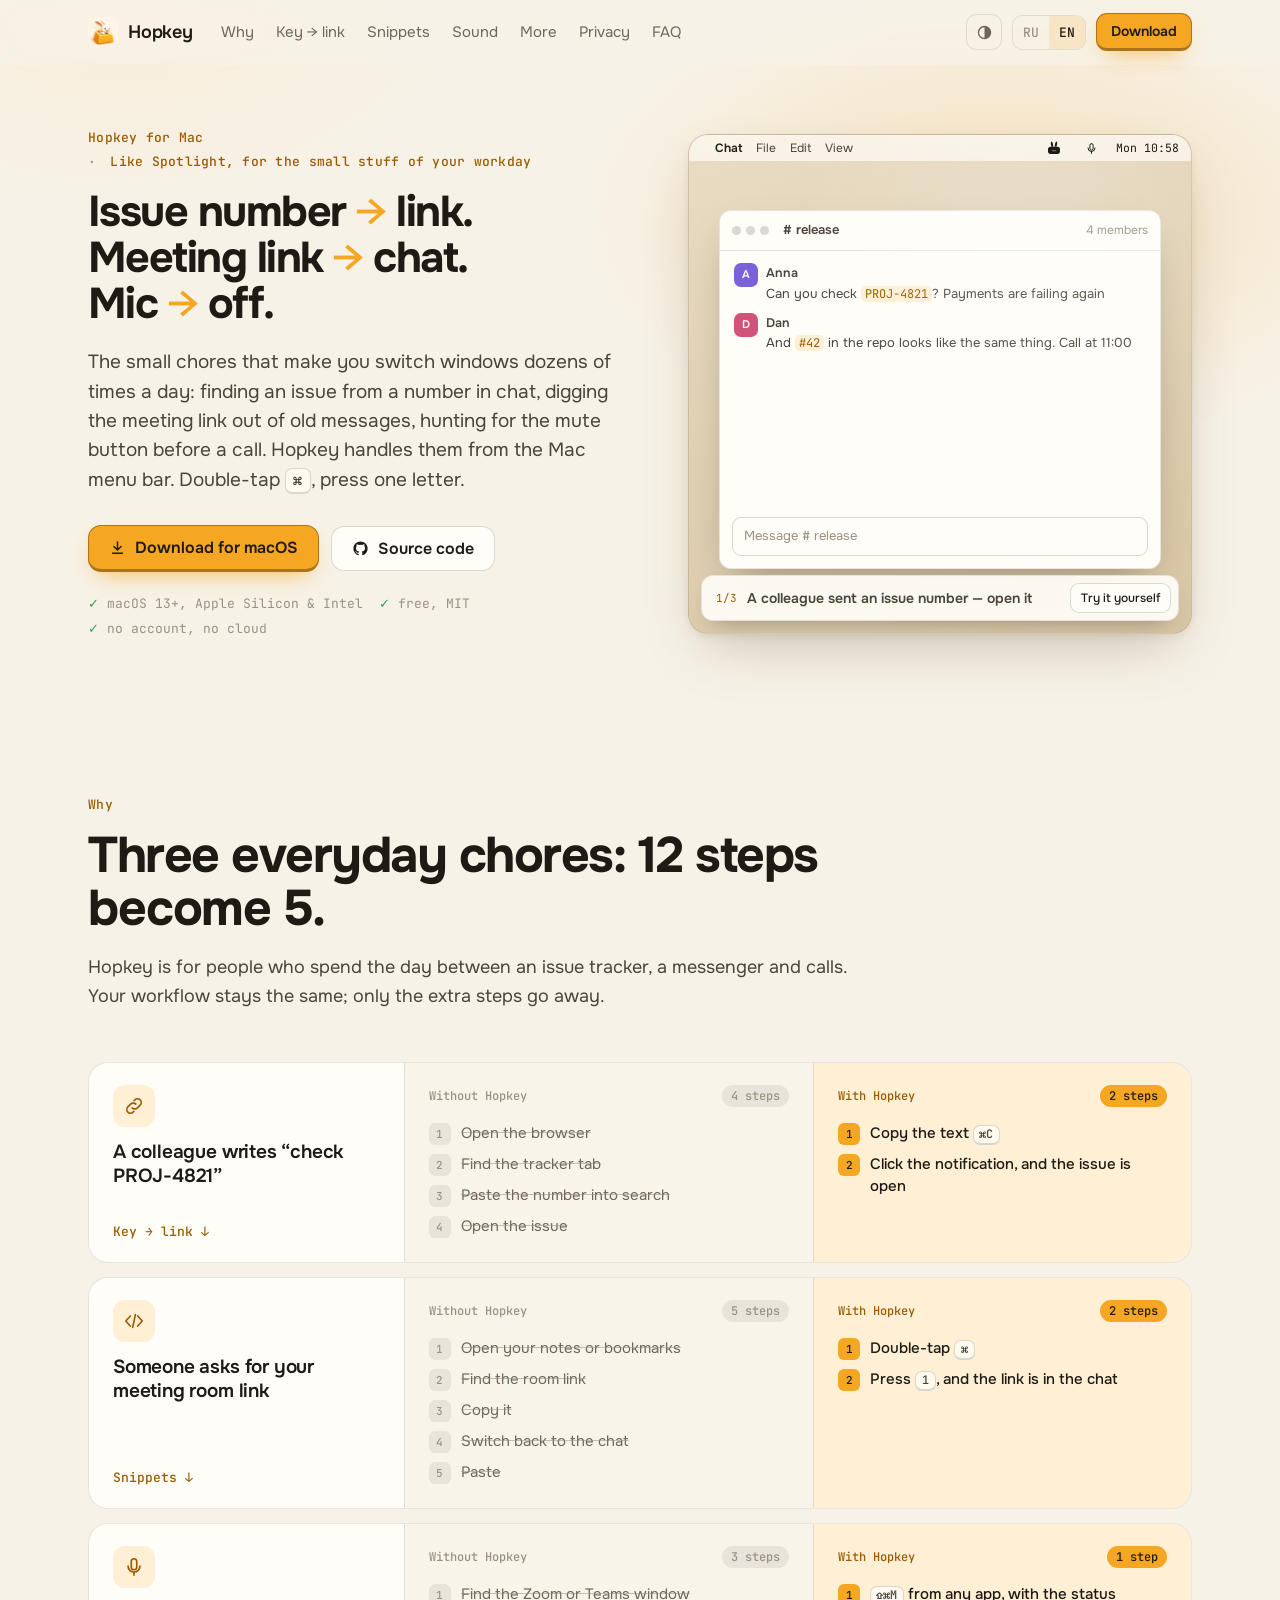
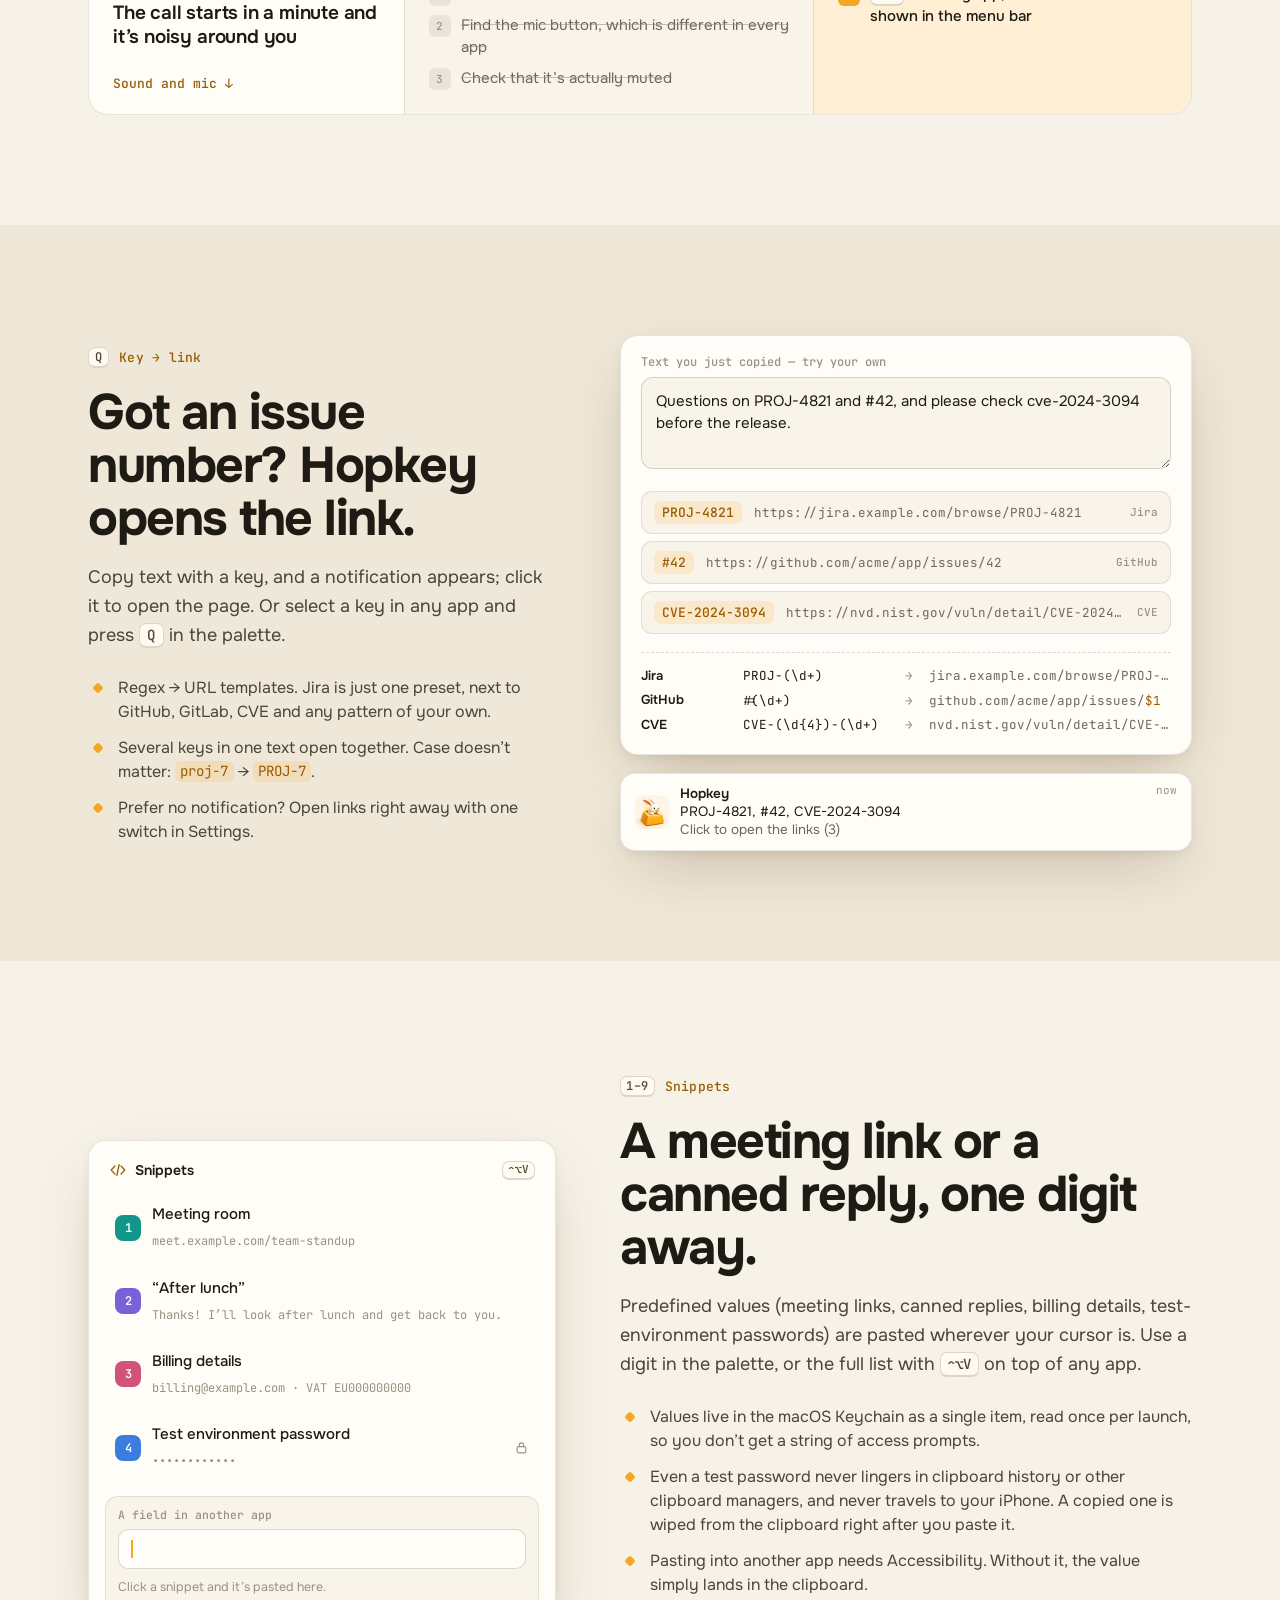
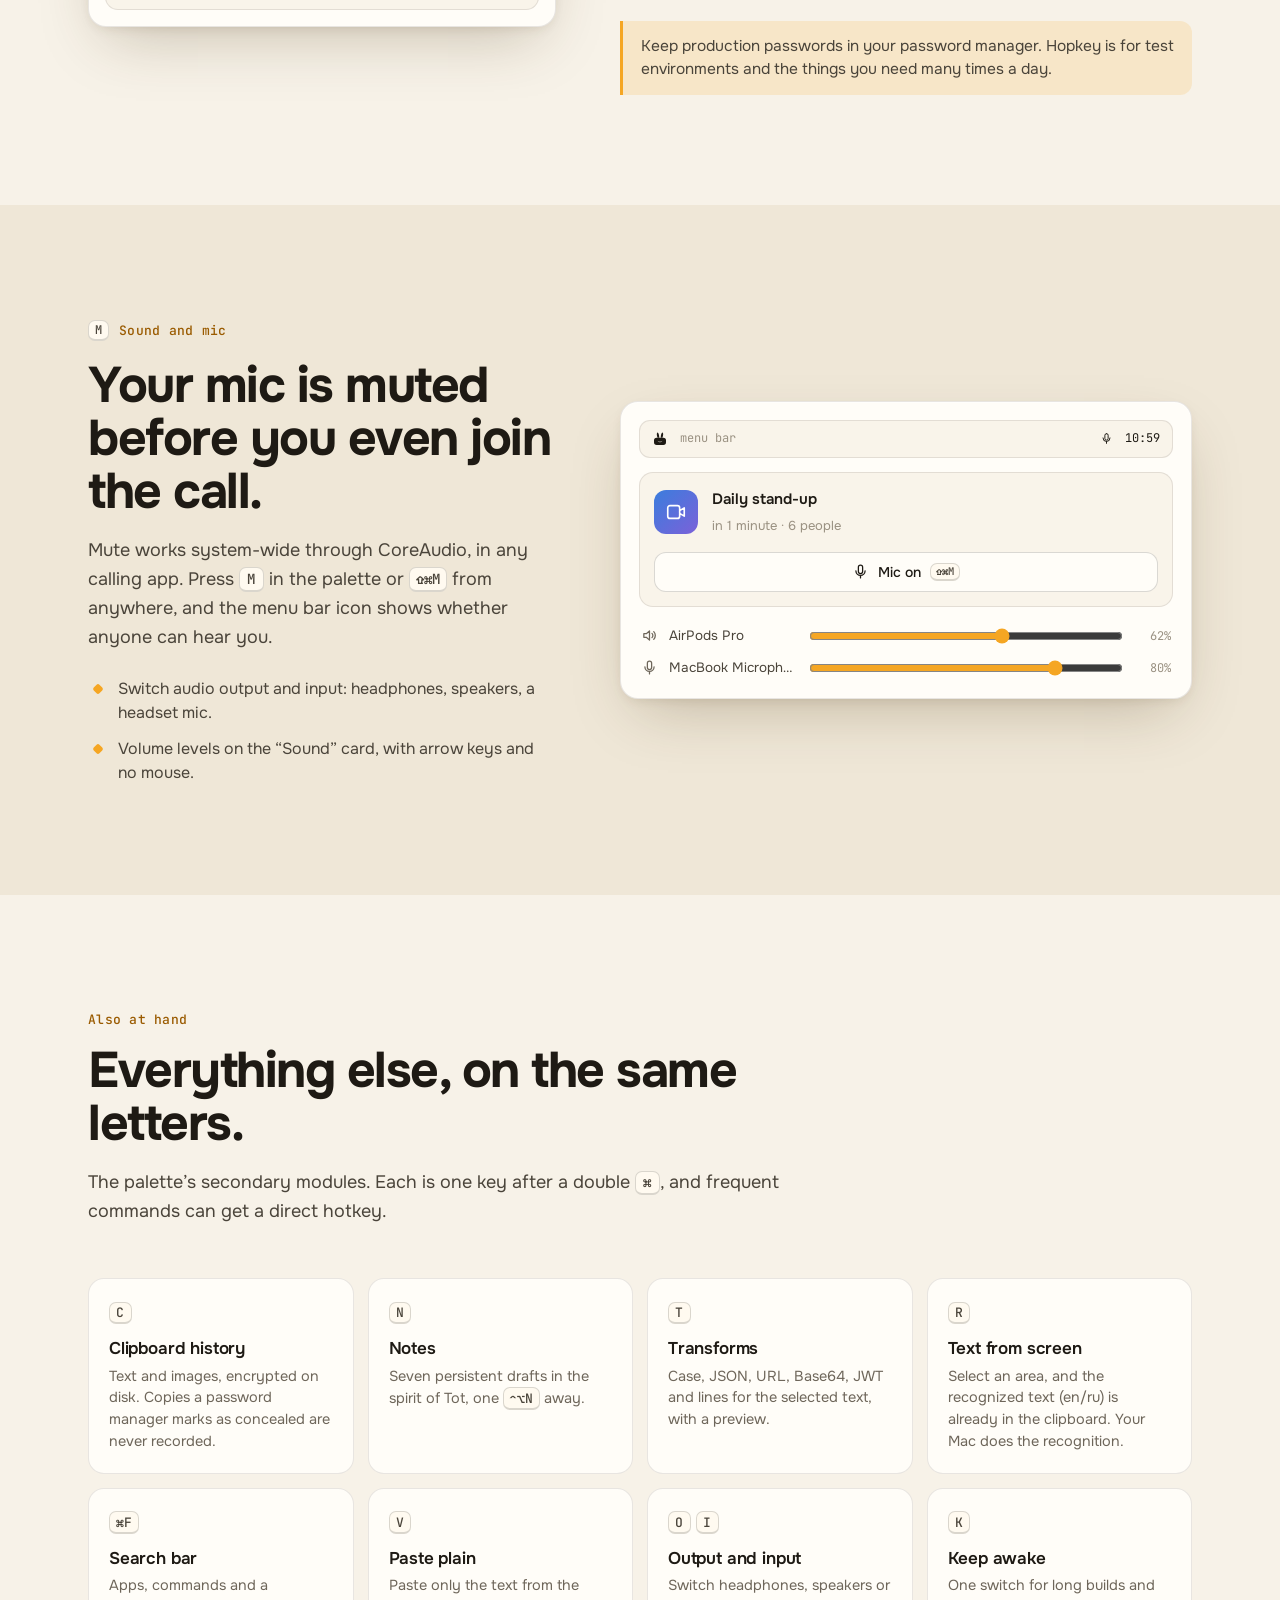
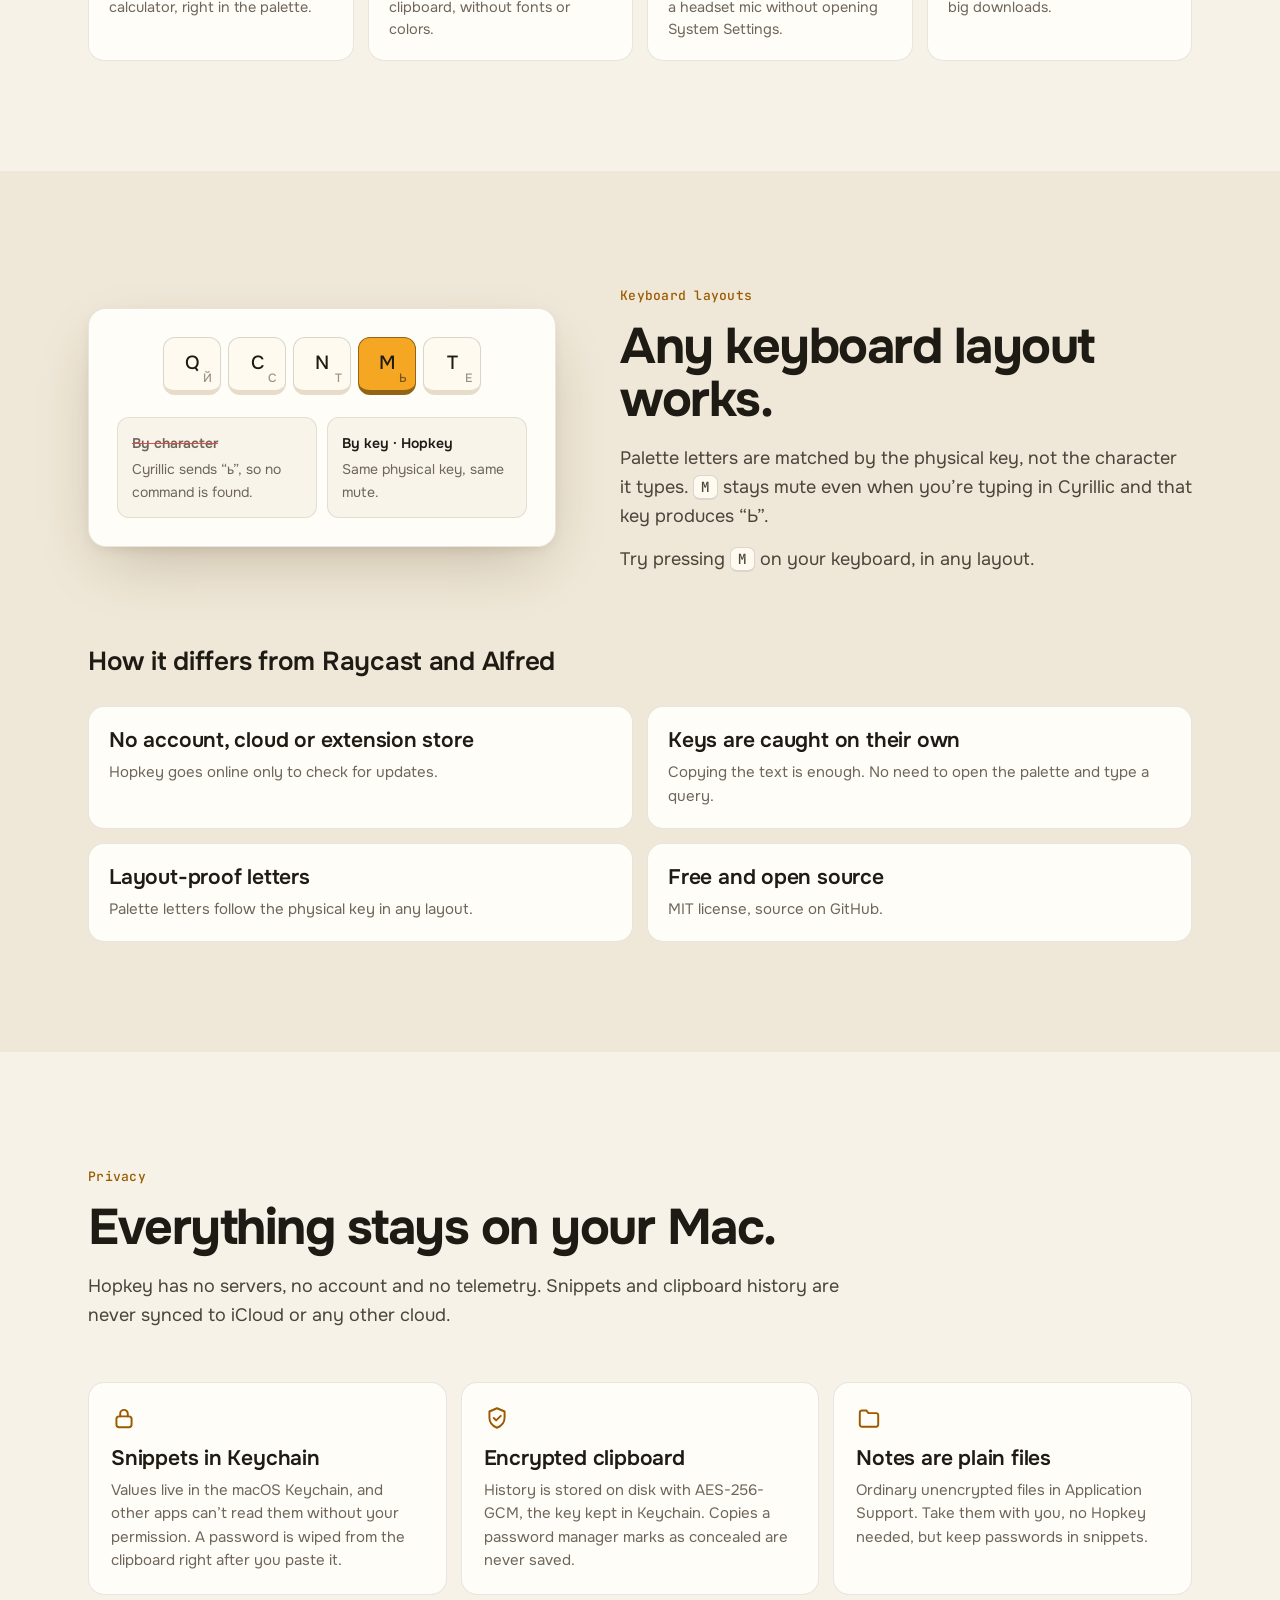
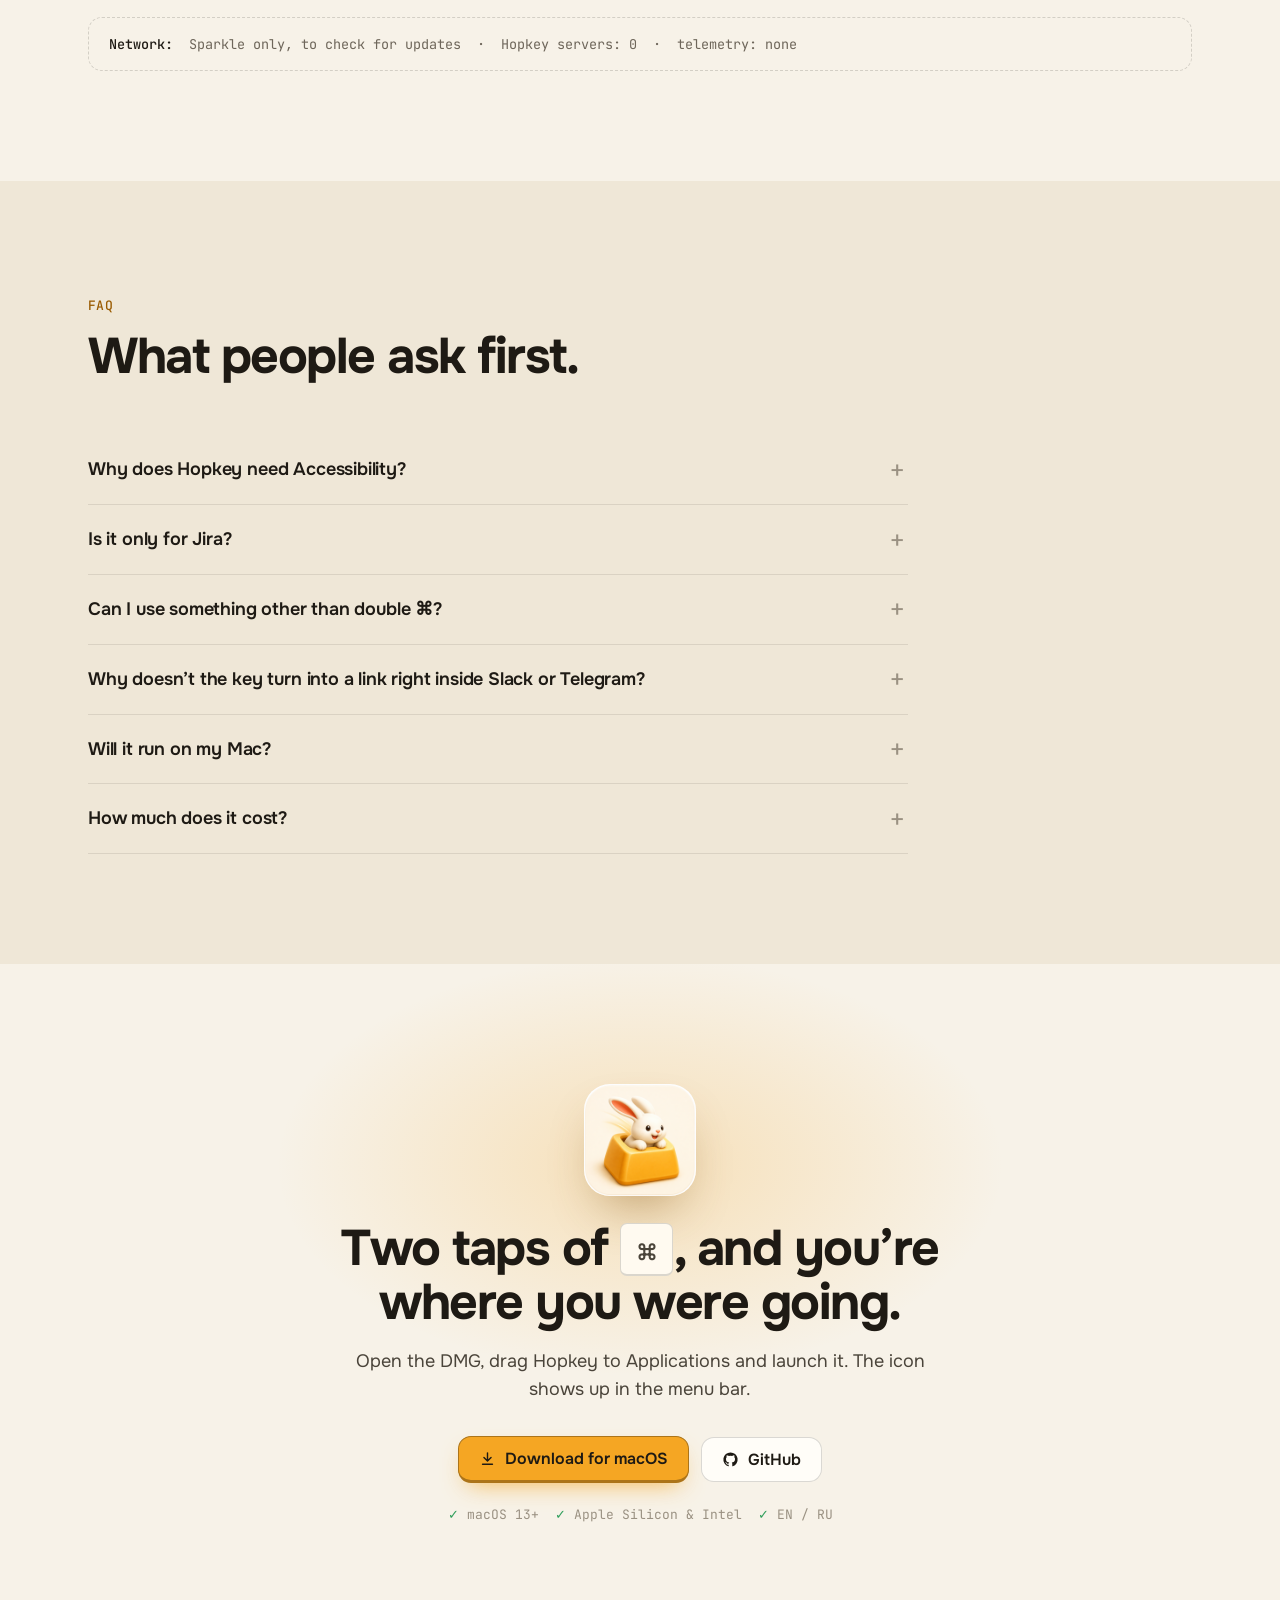
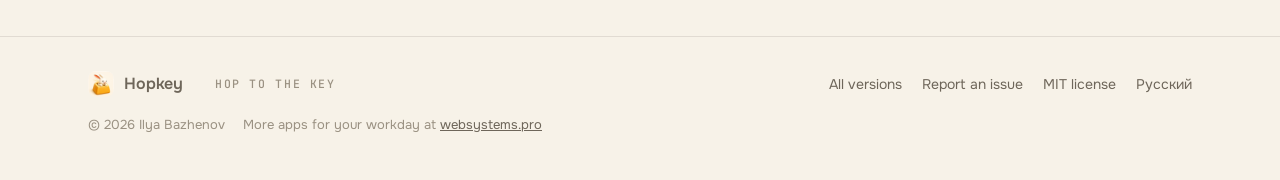
<file: site/en/index.html>
<!doctype html>
<html lang="en">
<head>
<meta charset="utf-8">
<meta name="viewport" content="width=device-width, initial-scale=1">
<title>Hopkey — double-tap ⌘, the small stuff at hand</title>
<meta name="description" content="A keyboard-first palette for the Mac menu bar. Double-tap the right ⌘ to open an issue key as a link, paste a snippet or mute your mic before a call. No account, no cloud, free and open source.">
<meta property="og:title" content="Hopkey — double-tap ⌘, the small stuff at hand">
<meta property="og:description" content="A palette for your workday in the Mac menu bar: key → link, snippets, mic mute. Local, free, open source.">
<meta property="og:type" content="website">
<meta property="og:locale" content="en_US">
<meta property="og:locale:alternate" content="ru_RU">
<meta property="og:image" content="../assets/icon.png">
<link rel="alternate" hreflang="ru" href="../">
<link rel="alternate" hreflang="en" href="./">
<link rel="icon" href="../assets/favicon.png" type="image/png">
<link rel="apple-touch-icon" href="../assets/apple-touch-icon.png">
<link rel="preconnect" href="https://fonts.googleapis.com">
<link rel="preconnect" href="https://fonts.gstatic.com" crossorigin>
<link href="https://fonts.googleapis.com/css2?family=Onest:wght@400;500;600;700&family=JetBrains+Mono:wght@400;500&display=swap" rel="stylesheet">
<script>
(function (r) {
  r.classList.add('js');
  var t; try { t = localStorage.getItem('theme'); } catch (e) {}
  r.dataset.theme = t === 'light' || t === 'dark' ? t : (matchMedia('(prefers-color-scheme: dark)').matches ? 'dark' : 'light');
})(document.documentElement);
</script>
<link rel="stylesheet" href="../assets/site.css">
</head>
<body>

<svg width="0" height="0" style="position:absolute" aria-hidden="true">
  <symbol id="i-hop" viewBox="0 0 24 24"><path fill="currentColor" d="M8.3 10.2C7 6.6 6.8 2.7 8.1 2.2c1.3-.5 2.7 3.1 2.8 8zM13.1 10.2c.1-4.9 1.5-8.5 2.8-8 1.3.5 1.1 4.4-.2 8z"/><path fill="currentColor" fill-rule="evenodd" d="M7 10h10a4 4 0 0 1 4 4v3a4 4 0 0 1-4 4H7a4 4 0 0 1-4-4v-3a4 4 0 0 1 4-4zm1.2 4.6q3.8 2.9 7.6 0q-3.8 4.6-7.6 0z"/></symbol>
  <symbol id="i-mic" viewBox="0 0 24 24"><g fill="none" stroke="currentColor" stroke-width="1.8" stroke-linecap="round"><rect x="9" y="3" width="6" height="12" rx="3"/><path d="M5.5 11a6.5 6.5 0 0 0 13 0M12 17.5V21"/></g></symbol>
  <symbol id="i-micoff" viewBox="0 0 24 24"><g fill="none" stroke="currentColor" stroke-width="1.8" stroke-linecap="round"><rect x="9" y="3" width="6" height="12" rx="3"/><path d="M5.5 11a6.5 6.5 0 0 0 13 0M12 17.5V21M4 3.5l16 17"/></g></symbol>
  <symbol id="i-speaker" viewBox="0 0 24 24"><g fill="none" stroke="currentColor" stroke-width="1.8" stroke-linecap="round" stroke-linejoin="round"><path d="M4 9.5v5h3.5L12 18.5v-13L7.5 9.5z"/><path d="M15.5 9a4.2 4.2 0 0 1 0 6M18 6.5a8 8 0 0 1 0 11"/></g></symbol>
  <symbol id="i-cup" viewBox="0 0 24 24"><g fill="none" stroke="currentColor" stroke-width="1.8" stroke-linecap="round" stroke-linejoin="round"><path d="M4.5 9h11v4.5a5 5 0 0 1-5 5h-1a5 5 0 0 1-5-5z"/><path d="M15.5 10.5h1.3a2.4 2.4 0 0 1 0 4.8h-1.5M8 3.5v2.5M11.5 3.5v2.5"/></g></symbol>
  <symbol id="i-link" viewBox="0 0 24 24"><g fill="none" stroke="currentColor" stroke-width="1.8" stroke-linecap="round"><path d="M10 14a4 4 0 0 0 5.7 0l3-3a4 4 0 0 0-5.7-5.7l-1 1"/><path d="M14 10a4 4 0 0 0-5.7 0l-3 3a4 4 0 0 0 5.7 5.7l1-1"/></g></symbol>
  <symbol id="i-snip" viewBox="0 0 24 24"><g fill="none" stroke="currentColor" stroke-width="1.8" stroke-linecap="round" stroke-linejoin="round"><path d="M8 6.5 3 12l5 5.5M16 6.5l5 5.5-5 5.5M13.5 5l-3 14"/></g></symbol>
  <symbol id="i-clip" viewBox="0 0 24 24"><g fill="none" stroke="currentColor" stroke-width="1.8" stroke-linejoin="round"><rect x="5.5" y="4.5" width="13" height="16.5" rx="2.5"/><path d="M9 3h6v3.5H9z"/></g></symbol>
  <symbol id="i-note" viewBox="0 0 24 24"><g fill="none" stroke="currentColor" stroke-width="1.8" stroke-linecap="round" stroke-linejoin="round"><path d="M6 3h8.5L19 7.5V21H6z"/><path d="M9 12h7M9 16h5"/></g></symbol>
  <symbol id="i-wand" viewBox="0 0 24 24"><g fill="none" stroke="currentColor" stroke-width="1.8" stroke-linecap="round" stroke-linejoin="round"><path d="M4 20 15 9M17 3v3M15.5 4.5h3M20 9v2M19 10h2M11 4v2M10 5h2"/></g></symbol>
  <symbol id="i-scan" viewBox="0 0 24 24"><g fill="none" stroke="currentColor" stroke-width="1.8" stroke-linecap="round"><path d="M4 8V5.5A1.5 1.5 0 0 1 5.5 4H8M16 4h2.5A1.5 1.5 0 0 1 20 5.5V8M20 16v2.5a1.5 1.5 0 0 1-1.5 1.5H16M8 20H5.5A1.5 1.5 0 0 1 4 18.5V16M8 10h8M8 14h5"/></g></symbol>
  <symbol id="i-paste" viewBox="0 0 24 24"><g fill="none" stroke="currentColor" stroke-width="1.8" stroke-linecap="round" stroke-linejoin="round"><path d="M9 3.5h6v3H9z"/><path d="M15.5 5H18a1 1 0 0 1 1 1v14a1 1 0 0 1-1 1H6a1 1 0 0 1-1-1V6a1 1 0 0 1 1-1h2.5M9 12h6M9 16h4"/></g></symbol>
  <symbol id="i-search" viewBox="0 0 24 24"><g fill="none" stroke="currentColor" stroke-width="1.8" stroke-linecap="round"><circle cx="11" cy="11" r="6.5"/><path d="m20 20-4.2-4.2"/></g></symbol>
  <symbol id="i-lock" viewBox="0 0 24 24"><g fill="none" stroke="currentColor" stroke-width="1.8" stroke-linecap="round"><rect x="5" y="10.5" width="14" height="10" rx="2.5"/><path d="M8.5 10.5V8a3.5 3.5 0 0 1 7 0v2.5"/></g></symbol>
  <symbol id="i-shield" viewBox="0 0 24 24"><g fill="none" stroke="currentColor" stroke-width="1.8" stroke-linecap="round" stroke-linejoin="round"><path d="M12 3 5 6v5.5c0 4.3 3 7.9 7 9.5 4-1.6 7-5.2 7-9.5V6z"/><path d="m9 12 2.2 2.2L15.5 10"/></g></symbol>
  <symbol id="i-folder" viewBox="0 0 24 24"><g fill="none" stroke="currentColor" stroke-width="1.8" stroke-linejoin="round"><path d="M3.5 7a2 2 0 0 1 2-2h4l2 2.5h7a2 2 0 0 1 2 2V18a2 2 0 0 1-2 2h-13a2 2 0 0 1-2-2z"/></g></symbol>
  <symbol id="i-phone" viewBox="0 0 24 24"><g fill="none" stroke="currentColor" stroke-width="1.8" stroke-linecap="round" stroke-linejoin="round"><path d="M3 7.5A2.5 2.5 0 0 1 5.5 5h8A2.5 2.5 0 0 1 16 7.5v9a2.5 2.5 0 0 1-2.5 2.5h-8A2.5 2.5 0 0 1 3 16.5zM16 10.5l5-3v9l-5-3"/></g></symbol>
  <symbol id="i-down" viewBox="0 0 24 24"><g fill="none" stroke="currentColor" stroke-width="2" stroke-linecap="round" stroke-linejoin="round"><path d="M12 4v11M7 10.5l5 5 5-5M5 20h14"/></g></symbol>
  <symbol id="i-gh" viewBox="0 0 24 24"><path fill="currentColor" d="M12 2a10 10 0 0 0-3.2 19.5c.5.1.7-.2.7-.5v-1.7c-2.8.6-3.4-1.3-3.4-1.3-.4-1.2-1.1-1.5-1.1-1.5-.9-.6.1-.6.1-.6 1 .1 1.5 1 1.5 1 .9 1.6 2.4 1.1 3 .9.1-.7.4-1.1.6-1.4-2.2-.3-4.6-1.1-4.6-5 0-1.1.4-2 1-2.7-.1-.3-.4-1.3.1-2.7 0 0 .8-.3 2.8 1a9.6 9.6 0 0 1 5 0c1.9-1.3 2.8-1 2.8-1 .5 1.4.2 2.4.1 2.7.6.7 1 1.6 1 2.7 0 3.9-2.4 4.7-4.6 5 .4.3.7.9.7 1.9V21c0 .3.2.6.7.5A10 10 0 0 0 12 2z"/></symbol>
</svg>

<header class="top" id="top">
  <div class="wrap">
    <a class="brand" href="#top"><img src="../assets/icon.png" alt="" width="30" height="30">Hopkey</a>
    <nav class="top-nav" aria-label="Sections">
      <a href="#why">Why</a>
      <a href="#keys">Key → link</a>
      <a href="#snippets">Snippets</a>
      <a href="#sound">Sound</a>
      <a href="#more">More</a>
      <a href="#privacy">Privacy</a>
      <a href="#faq">FAQ</a>
    </nav>
    <div class="top-r">
      <button class="icon-btn" id="themeBtn" type="button" aria-label="Switch theme" title="Switch theme"><svg viewBox="0 0 24 24" fill="none" stroke="currentColor" stroke-width="2" aria-hidden="true"><circle cx="12" cy="12" r="8.5"/><path d="M12 3.5a8.5 8.5 0 0 1 0 17z" fill="currentColor" stroke="none"/></svg></button>
      <nav class="lang" aria-label="Language"><a href="../" hreflang="ru" lang="ru">RU</a><a href="./" hreflang="en" lang="en" aria-current="page">EN</a></nav>
      <a class="btn pri sm" href="https://github.com/ilyabazhenov/Hopkey/releases/latest">Download</a>
    </div>
  </div>
</header>

<main>

  <section class="hero">
    <div class="wrap hero-grid">
      <div class="hero-text">
        <div class="eyebrow rv"><span>Hopkey for Mac</span><span>Like Spotlight, for the small stuff of your workday</span></div>
        <h1 class="rv"><span class="ln">Issue number <span class="ar">→</span> link.</span><span class="ln">Meeting link <span class="ar">→</span> chat.</span><span class="ln">Mic <span class="ar">→</span> off.</span></h1>
        <p class="lead rv">The small chores that make you switch windows dozens of times a day: finding an issue from a number in chat, digging the meeting link out of old messages, hunting for the mute button before a call. Hopkey handles them from the Mac menu bar. Double-tap <span class="kc">⌘</span>, press one letter.</p>
        <div class="cta rv">
          <a class="btn pri" href="https://github.com/ilyabazhenov/Hopkey/releases/latest"><svg aria-hidden="true"><use href="#i-down"/></svg>Download for macOS</a>
          <a class="btn" href="https://github.com/ilyabazhenov/Hopkey"><svg aria-hidden="true"><use href="#i-gh"/></svg>Source code</a>
        </div>
        <div class="req rv"><span>macOS 13+, Apple Silicon &amp; Intel</span><span>free, MIT</span><span>no account, no cloud</span></div>
      </div>

      <div class="rv">
        <div class="stage story" id="stage" aria-label="Interactive Hopkey palette demo">
          <div class="mbar">
            <span aria-hidden="true"></span><span class="app">Chat</span>
            <span class="menus"><span>File</span><span>Edit</span><span>View</span></span>
            <span class="r">
              <button class="mb-hop" id="mbHop" type="button" aria-label="Open the palette" style="border:0;background:none;color:inherit;cursor:pointer"><svg class="mb-ico"><use href="#i-hop"/></svg></button>
              <span class="mb-mic" id="mbMic"><svg><use href="#i-mic"/></svg></span>
              <span class="mono">Mon 10:58</span>
            </span>
          </div>

          <div class="chat" aria-hidden="true">
            <div class="chat-h"><span class="dots"><i></i><i></i><i></i></span><b># release</b><small>4 members</small></div>
            <div class="chat-b" id="chatBody">
              <div class="msg"><span class="av" style="background:var(--violet)">A</span><div><b>Anna</b><p>Can you check <span class="key">PROJ-4821</span>? Payments are failing again</p></div></div>
              <div class="msg"><span class="av" style="background:var(--rose)">D</span><div><b>Dan</b><p>And <span class="key">#42</span> in the repo looks like the same thing. Call at 11:00</p></div></div>
            </div>
            <div class="composer" id="composer">Message # release</div>
          </div>

          <div class="win w-browser" id="wBrowser" aria-hidden="true">
            <div class="w-bar"><span class="dots"><i></i><i></i><i></i></span><span class="url"><svg><use href="#i-lock"/></svg>jira.example.com/browse/PROJ-4821</span></div>
            <div class="w-body">
              <div class="jr-key">PROJ-4821</div>
              <div class="w-h">Payment fails on retry</div>
              <div class="jr-meta"><span class="st">In progress</span><span>Assignee: Anna</span><span>Priority: high</span></div>
              <div class="jr-lines"><i></i><i></i><i style="width:58%"></i></div>
            </div>
          </div>
          <div class="win w-call" id="wCall" aria-hidden="true">
            <div class="w-bar"><span class="dots"><i></i><i></i><i></i></span><span class="url plain">Daily stand-up · 6 people</span></div>
            <div class="w-body call-grid"><div class="ct"><span class="av" style="background:var(--violet)">A</span><small>Anna</small></div><div class="ct"><span class="av" style="background:var(--rose)">D</span><small>Dan</small></div><div class="ct"><span class="av" style="background:var(--teal)">M</span><small>Mark</small></div><div class="ct me"><span class="av">Me</span><small id="callMeMic"><svg><use href="#i-mic"/></svg>Me</small></div></div>
            <div class="call-ctrl"><span class="cc" id="callMic"><svg><use href="#i-mic"/></svg>Mic</span><span class="cc">Camera</span><span class="cc end">Leave</span></div>
          </div>
          <div class="keys-ov" id="keysOv" aria-hidden="true"></div>
          <div class="cap" id="cap"><span class="cap-n mono" id="capN">1/3</span><span class="cap-t" id="capT"></span><span class="cap-dots"><i></i><i></i><i></i></span><button class="cap-try" id="capTry" type="button">Try it yourself</button></div>

          <div class="tapme" id="tapme">
            <span class="t-kbd">Double-tap the right ⌘</span><span class="t-touch">Tap the key twice</span>
            <button class="replay" id="replay" type="button" aria-label="Replay the walkthrough">↺ Replay</button><button class="cmdkey" id="cmdKey" type="button" aria-label="Command key: press twice to open the palette">⌘<small>×2</small></button>
          </div>

          <div class="pal" id="pal" role="dialog" aria-label="Hopkey palette">
            <div class="pal-h"><svg><use href="#i-search"/></svg><span class="q">Search apps, commands, calculator…</span><span class="kc">⌘F</span></div>
            <div class="pal-sec">Toggles</div>
            <div class="tiles">
              <button class="tile mic" data-act="mic" data-code="KeyM" type="button"><span class="ti"><svg><use href="#i-mic"/></svg><b>Microphone</b></span><small data-state>on</small><span class="kc">M</span></button>
              <button class="tile" data-act="sound" data-code="KeyA" type="button"><span class="ti"><svg><use href="#i-speaker"/></svg><b>Sound</b></span><small>AirPods · 62%</small><span class="kc">A</span></button>
              <button class="tile" data-act="awake" data-code="KeyK" type="button"><span class="ti"><svg><use href="#i-cup"/></svg><b>Keep awake</b></span><small data-state>off</small><span class="kc">K</span></button>
            </div>
            <div class="pal-sec">Keys and snippets<span>all snippets — ⌃⌥V</span></div>
            <div class="rows">
              <button class="row" data-act="key" data-code="KeyQ" type="button"><svg><use href="#i-link"/></svg><span>Open link by key</span><span class="kc">Q</span></button>
            </div>
            <div class="chips">
              <button class="chip" data-act="snip" data-n="1" data-code="Digit1" type="button" style="--c:var(--teal)"><i>1</i>Meeting room</button>
              <button class="chip" data-act="snip" data-n="2" data-code="Digit2" type="button" style="--c:var(--violet)"><i>2</i>“After lunch”</button>
              <button class="chip" data-act="snip" data-n="3" data-code="Digit3" type="button" style="--c:var(--blue)"><i>3</i>Staging password</button>
            </div>
            <div class="pal-sec">Actions</div>
            <div class="rows">
              <button class="row" data-act="clip" data-code="KeyC" type="button"><svg><use href="#i-clip"/></svg><span>Clipboard history</span><span class="kc">C</span></button>
              <button class="row" data-act="notes" data-code="KeyN" type="button"><svg><use href="#i-note"/></svg><span>Notes</span><span class="kc">N</span></button>
              <button class="row" data-act="transform" data-code="KeyT" type="button"><svg><use href="#i-wand"/></svg><span>Transform selection</span><span class="kc">T</span></button>
              <button class="row" data-act="ocr" data-code="KeyR" type="button"><svg><use href="#i-scan"/></svg><span>Recognize text on screen</span><span class="kc">R</span></button>
            </div>
            <div class="pal-f">↑↓ move · letters — tools · 1–9 — snippets · ↩ · Esc</div>
          </div>

          <div class="hud" id="hud" aria-live="polite"><svg><use href="#i-micoff"/></svg><span></span></div>
          <div class="toast" id="toast" aria-live="polite"><img src="../assets/icon.png" alt=""><div><b>Hopkey</b><span></span></div></div>
        </div>
      </div>
    </div>
  </section>

  <section class="sec" id="why">
    <div class="wrap">
      <div class="sec-head rv">
        <div class="kicker">Why</div>
        <h2>Three everyday chores: 12&nbsp;steps become&nbsp;5.</h2>
        <p class="story">Hopkey is for people who spend the day between an issue tracker, a messenger and calls. Your workflow stays the same; only the extra steps go away.</p>
      </div>
      <div class="why">
        <article class="why-r rv">
          <div class="why-s"><div class="ico"><svg><use href="#i-link"/></svg></div><h3>A colleague writes “check <span class="nw">PROJ-4821</span>”</h3><a href="#keys">Key → link ↓</a></div>
          <div class="why-no"><div class="lbl">Without Hopkey<span>4 steps</span></div><ol><li>Open the browser</li><li>Find the tracker tab</li><li>Paste the number into search</li><li>Open the issue</li></ol></div>
          <div class="why-yes"><div class="lbl">With Hopkey<span>2 steps</span></div><ol><li>Copy the text <span class="kc">⌘C</span></li><li>Click the notification, and the issue is open</li></ol></div>
        </article>
        <article class="why-r rv">
          <div class="why-s"><div class="ico"><svg><use href="#i-snip"/></svg></div><h3>Someone asks for your meeting room link</h3><a href="#snippets">Snippets ↓</a></div>
          <div class="why-no"><div class="lbl">Without Hopkey<span>5 steps</span></div><ol><li>Open your notes or bookmarks</li><li>Find the room link</li><li>Copy it</li><li>Switch back to the chat</li><li>Paste</li></ol></div>
          <div class="why-yes"><div class="lbl">With Hopkey<span>2 steps</span></div><ol><li>Double-tap <span class="kc">⌘</span></li><li>Press <span class="kc">1</span>, and the link is in the chat</li></ol></div>
        </article>
        <article class="why-r rv">
          <div class="why-s"><div class="ico"><svg><use href="#i-mic"/></svg></div><h3>The call starts in a minute and it’s noisy around you</h3><a href="#sound">Sound and mic ↓</a></div>
          <div class="why-no"><div class="lbl">Without Hopkey<span>3 steps</span></div><ol><li>Find the Zoom or Teams window</li><li>Find the mic button, which is different in every app</li><li>Check that it’s actually muted</li></ol></div>
          <div class="why-yes"><div class="lbl">With Hopkey<span>1 step</span></div><ol><li><span class="kc">⇧⌘M</span> from any app, with the status shown in the menu bar</li></ol></div>
        </article>
      </div>
    </div>
  </section>

  <section class="sec alt" id="keys">
    <div class="wrap split">
      <div class="rv">
        <div class="kicker"><span class="kc">Q</span>Key → link</div>
        <h2>Got an issue number? Hopkey opens the link.</h2>
        <p class="story">Copy text with a key, and a notification appears; click it to open the page. Or select a key in any app and press <span class="kc">Q</span> in the palette.</p>
        <ul class="facts">
          <li>Regex → URL templates. Jira is just one preset, next to GitHub, GitLab, CVE and any pattern of your own.</li>
          <li>Several keys in one text open together. Case doesn’t matter: <code>proj-7</code> → <code>PROJ-7</code>.</li>
          <li>Prefer no notification? Open links right away with one switch in Settings.</li>
        </ul>
      </div>
      <div class="rv">
        <div class="card kl">
          <label for="klIn">Text you just copied — try your own</label>
          <textarea id="klIn" spellcheck="false">Questions on PROJ-4821 and #42, and please check cve-2024-3094 before the release.</textarea>
          <div class="kl-out" id="klOut" aria-live="polite"></div>
          <div class="tpl" aria-label="Templates">
            <div class="tpl-r"><b>Jira</b><span class="re">PROJ-(\d+)</span><span class="ar">→</span><span class="url">jira.example.com/browse/PROJ-<em>$1</em></span></div>
            <div class="tpl-r"><b>GitHub</b><span class="re">#(\d+)</span><span class="ar">→</span><span class="url">github.com/acme/app/issues/<em>$1</em></span></div>
            <div class="tpl-r"><b>CVE</b><span class="re">CVE-(\d{4})-(\d+)</span><span class="ar">→</span><span class="url">nvd.nist.gov/vuln/detail/CVE-<em>$1</em>-<em>$2</em></span></div>
          </div>
        </div>
        <div class="banner" id="klBanner"><img src="../assets/icon.png" alt=""><div><b>Hopkey</b><br><span id="klBannerText"></span></div><small>now</small></div>
      </div>
    </div>
  </section>

  <section class="sec" id="snippets">
    <div class="wrap split flip">
      <div class="rv">
        <div class="kicker"><span class="kc">1–9</span>Snippets</div>
        <h2>A meeting link or a canned reply, one digit away.</h2>
        <p class="story">Predefined values (meeting links, canned replies, billing details, test-environment passwords) are pasted wherever your cursor is. Use a digit in the palette, or the full list with <span class="kc">⌃⌥V</span> on top of any app.</p>
        <ul class="facts">
          <li>Values live in the macOS Keychain as a single item, read once per launch, so you don’t get a string of access prompts.</li>
          <li>Even a test password never lingers in clipboard history or other clipboard managers, and never travels to your iPhone. A copied one is wiped from the clipboard right after you paste it.</li>
          <li>Pasting into another app needs Accessibility. Without it, the value simply lands in the clipboard.</li>
        </ul>
        <p class="aside">Keep production passwords in your password manager. Hopkey is for test environments and the things you need many times a day.</p>
      </div>
      <div class="rv">
        <div class="card snip">
          <div class="snip-h"><svg width="18" height="18" style="color:var(--accent-ink)"><use href="#i-snip"/></svg>Snippets<span class="kc">⌃⌥V</span></div>
          <div class="snip-list" id="snipList">
            <button class="snip-r" type="button" data-n="1" style="--c:var(--teal)"><i>1</i><span><b>Meeting room</b><small>meet.example.com/team-standup</small></span></button>
            <button class="snip-r" type="button" data-n="2" style="--c:var(--violet)"><i>2</i><span><b>“After lunch”</b><small>Thanks! I’ll look after lunch and get back to you.</small></span></button>
            <button class="snip-r" type="button" data-n="3" style="--c:var(--rose)"><i>3</i><span><b>Billing details</b><small>billing@example.com · VAT EU000000000</small></span></button>
            <button class="snip-r" type="button" data-n="4" style="--c:var(--blue)"><i>4</i><span><b>Test environment password</b><small>••••••••••••</small></span><svg class="lock"><use href="#i-lock"/></svg></button>
          </div>
          <div class="field">
            <label>A field in another app</label>
            <div class="in" id="snipField"><span class="caret"></span></div>
            <div class="note" id="snipNote">Click a snippet and it’s pasted here.</div>
          </div>
        </div>
      </div>
    </div>
  </section>

  <section class="sec alt" id="sound">
    <div class="wrap split">
      <div class="rv">
        <div class="kicker"><span class="kc">M</span>Sound and mic</div>
        <h2>Your mic is muted before you even join the&nbsp;call.</h2>
        <p class="story">Mute works system-wide through CoreAudio, in any calling app. Press <span class="kc">M</span> in the palette or <span class="kc">⇧⌘M</span> from anywhere, and the menu bar icon shows whether anyone can hear you.</p>
        <ul class="facts">
          <li>Switch audio output and input: headphones, speakers, a headset mic.</li>
          <li>Volume levels on the “Sound” card, with arrow keys and no mouse.</li>
        </ul>
      </div>
      <div class="rv">
        <div class="card snd">
          <div class="snd-bar"><svg width="16" height="16"><use href="#i-hop"/></svg><span class="mono" style="font-size:12px;color:var(--faint)">menu bar</span><span class="r"><span class="mb-mic" id="sndMic"><svg width="13" height="13"><use href="#i-mic"/></svg></span><span class="mono" style="font-size:12px">10:59</span></span></div>
          <div class="call">
            <span class="av"><svg><use href="#i-phone"/></svg></span>
            <span><b>Daily stand-up</b><small>in 1 minute · 6 people</small></span>
            <button class="mutebtn" id="muteBtn" type="button" aria-pressed="false"><svg><use href="#i-mic"/></svg><span>Mic on</span><span class="kc">⇧⌘M</span></button>
          </div>
          <div class="lvls">
            <div class="lvl"><svg><use href="#i-speaker"/></svg><span>AirPods Pro</span><input type="range" min="0" max="100" value="62" aria-label="Output volume"><output>62%</output></div>
            <div class="lvl"><svg><use href="#i-mic"/></svg><span>MacBook Microphone</span><input type="range" min="0" max="100" value="80" aria-label="Input level"><output>80%</output></div>
          </div>
        </div>
      </div>
    </div>
  </section>

  <section class="sec" id="more">
    <div class="wrap">
      <div class="sec-head rv">
        <div class="kicker">Also at hand</div>
        <h2>Everything else, on the same letters.</h2>
        <p class="story">The palette’s secondary modules. Each is one key after a double <span class="kc">⌘</span>, and frequent commands can get a direct hotkey.</p>
      </div>
      <div class="more">
        <div class="mod rv"><span class="kc">C</span><h3>Clipboard history</h3><p>Text and images, encrypted on disk. Copies a password manager marks as concealed are never recorded.</p></div>
        <div class="mod rv"><span class="kc">N</span><h3>Notes</h3><p>Seven persistent drafts in the spirit of Tot, one <span class="kc">⌃⌥N</span> away.</p></div>
        <div class="mod rv"><span class="kc">T</span><h3>Transforms</h3><p>Case, JSON, URL, Base64, JWT and lines for the selected text, with a preview.</p></div>
        <div class="mod rv"><span class="kc">R</span><h3>Text from screen</h3><p>Select an area, and the recognized text (en/ru) is already in the clipboard. Your Mac does the recognition.</p></div>
        <div class="mod rv"><span class="kc">⌘F</span><h3>Search bar</h3><p>Apps, commands and a calculator, right in the palette.</p></div>
        <div class="mod rv"><span class="kc">V</span><h3>Paste plain</h3><p>Paste only the text from the clipboard, without fonts or colors.</p></div>
        <div class="mod rv"><span class="kc">O</span> <span class="kc">I</span><h3>Output and input</h3><p>Switch headphones, speakers or a headset mic without opening System Settings.</p></div>
        <div class="mod rv"><span class="kc">K</span><h3>Keep awake</h3><p>One switch for long builds and big downloads.</p></div>
      </div>
    </div>
  </section>

  <section class="sec alt" id="layout">
    <div class="wrap split flip">
      <div class="rv">
        <div class="kicker">Keyboard layouts</div>
        <h2>Any keyboard layout works.</h2>
        <p class="story">Palette letters are matched by the physical key, not the character it types. <span class="kc">M</span> stays mute even when you’re typing in Cyrillic and that key produces “Ь”.</p>
        <p class="story">Try pressing <span class="kc">M</span> on your keyboard, in any layout.</p>
      </div>
      <div class="rv">
        <div class="card layout">
          <div class="krow" id="krow">
            <span class="bigkey" data-code="KeyQ">Q<span class="ru">Й</span></span>
            <span class="bigkey" data-code="KeyC">C<span class="ru">С</span></span>
            <span class="bigkey" data-code="KeyN">N<span class="ru">Т</span></span>
            <span class="bigkey hot" data-code="KeyM">M<span class="ru">Ь</span></span>
            <span class="bigkey" data-code="KeyT">T<span class="ru">Е</span></span>
          </div>
          <div class="kmap">
            <div class="bad"><b>By character</b>Cyrillic sends “ь”, so no command is found.</div>
            <div><b>By key · Hopkey</b>Same physical key, same mute.</div>
          </div>
        </div>
      </div>
    </div>
    <div class="wrap" style="margin-top:72px">
      <div class="sec-head rv" style="margin-bottom:28px">
        <h3 style="font-size:26px">How it differs from Raycast and Alfred</h3>
      </div>
      <div class="diff">
        <div class="rv"><h3>No account, cloud or extension store</h3><p>Hopkey goes online only to check for updates.</p></div>
        <div class="rv"><h3>Keys are caught on their own</h3><p>Copying the text is enough. No need to open the palette and type a query.</p></div>
        <div class="rv"><h3>Layout-proof letters</h3><p>Palette letters follow the physical key in any layout.</p></div>
        <div class="rv"><h3>Free and open source</h3><p>MIT license, source on GitHub.</p></div>
      </div>
    </div>
  </section>

  <section class="sec" id="privacy">
    <div class="wrap">
      <div class="sec-head rv">
        <div class="kicker">Privacy</div>
        <h2>Everything stays on your Mac.</h2>
        <p class="story">Hopkey has no servers, no account and no telemetry. Snippets and clipboard history are never synced to iCloud or any other cloud.</p>
      </div>
      <div class="priv">
        <div class="rv"><svg><use href="#i-lock"/></svg><h3>Snippets in Keychain</h3><p>Values live in the macOS Keychain, and other apps can’t read them without your permission. A password is wiped from the clipboard right after you paste it.</p></div>
        <div class="rv"><svg><use href="#i-shield"/></svg><h3>Encrypted clipboard</h3><p>History is stored on disk with AES-256-GCM, the key kept in Keychain. Copies a password manager marks as concealed are never saved.</p></div>
        <div class="rv"><svg><use href="#i-folder"/></svg><h3>Notes are plain files</h3><p>Ordinary unencrypted files in Application Support. Take them with you, no Hopkey needed, but keep passwords in snippets.</p></div>
      </div>
      <div class="netline rv"><b>Network:</b><span>Sparkle only, to check for updates</span><span>·</span><span>Hopkey servers: 0</span><span>·</span><span>telemetry: none</span></div>
    </div>
  </section>

  <section class="sec alt" id="faq">
    <div class="wrap">
      <div class="sec-head rv">
        <div class="kicker">FAQ</div>
        <h2>What people ask first.</h2>
      </div>
      <div class="faq rv">
        <details><summary>Why does Hopkey need Accessibility?</summary><p>To put the selected text into the key input window and to paste a snippet into another app’s field, Hopkey presses <span class="kc">⌘C</span> and <span class="kc">⌘V</span> for you. Without it, the input window opens empty and a snippet goes to the clipboard. Mic mute, keep-awake and text from screen need no extra permissions.</p></details>
        <details><summary>Is it only for Jira?</summary><p>No. Recognition is set up with regex → URL templates. There are Jira, GitHub, GitLab and CVE presets; just fill in your domain or repository. You can add any pattern of your own.</p></details>
        <details><summary>Can I use something other than double ⌘?</summary><p>Yes. In Settings, the double tap can switch to <span class="kc">⌥</span> or be turned off. A left click on the menu bar icon also opens the palette, and frequent commands can get direct hotkeys.</p></details>
        <details><summary>Why doesn’t the key turn into a link right inside Slack or Telegram?</summary><p>macOS doesn’t let one app insert links into another app’s windows, and the system’s Text Replacements only do static swaps. So Hopkey recognizes the key and opens the right page instead.</p></details>
        <details><summary>Will it run on my Mac?</summary><p>You need macOS 13 or later. It’s a universal build that runs on both Apple Silicon and Intel. Updates arrive through Sparkle.</p></details>
        <details><summary>How much does it cost?</summary><p>Nothing. Hopkey is free and open source under the MIT license.</p></details>
      </div>
    </div>
  </section>

  <section class="final" id="download">
    <div class="wrap">
      <img class="app rv" src="../assets/icon.png" alt="Hopkey icon" width="112" height="112">
      <h2 class="rv">Two taps of <span class="kc" style="font-size:.6em;vertical-align:.18em">⌘</span>, and you’re where you were&nbsp;going.</h2>
      <p class="story rv">Open the DMG, drag Hopkey to Applications and launch it. The icon shows up in the menu bar.</p>
      <div class="cta rv">
        <a class="btn pri" href="https://github.com/ilyabazhenov/Hopkey/releases/latest"><svg aria-hidden="true"><use href="#i-down"/></svg>Download for macOS</a>
        <a class="btn" href="https://github.com/ilyabazhenov/Hopkey"><svg aria-hidden="true"><use href="#i-gh"/></svg>GitHub</a>
      </div>
      <div class="req rv"><span>macOS 13+</span><span>Apple Silicon &amp; Intel</span><span>EN / RU</span></div>
    </div>
  </section>

</main>

<footer>
  <div class="wrap">
    <a class="brand" href="#top"><img src="../assets/icon.png" alt="" width="26" height="26">Hopkey</a>
    <span class="motto">HOP TO THE KEY</span>
    <nav aria-label="Links">
      <a href="https://github.com/ilyabazhenov/Hopkey/releases">All versions</a>
      <a href="https://github.com/ilyabazhenov/Hopkey/issues">Report an issue</a>
      <a href="https://github.com/ilyabazhenov/Hopkey/blob/main/LICENSE">MIT license</a>
      <a href="../" hreflang="ru" lang="ru">Русский</a>
    </nav>
    <div class="copy"><span>© 2026 Ilya Bazhenov</span><span>More apps for your workday at <a href="https://websystems.pro/en/">websystems.pro</a></span></div>
  </div>
</footer>

<script src="../assets/site.js"></script>
</body>
</html>
</file>
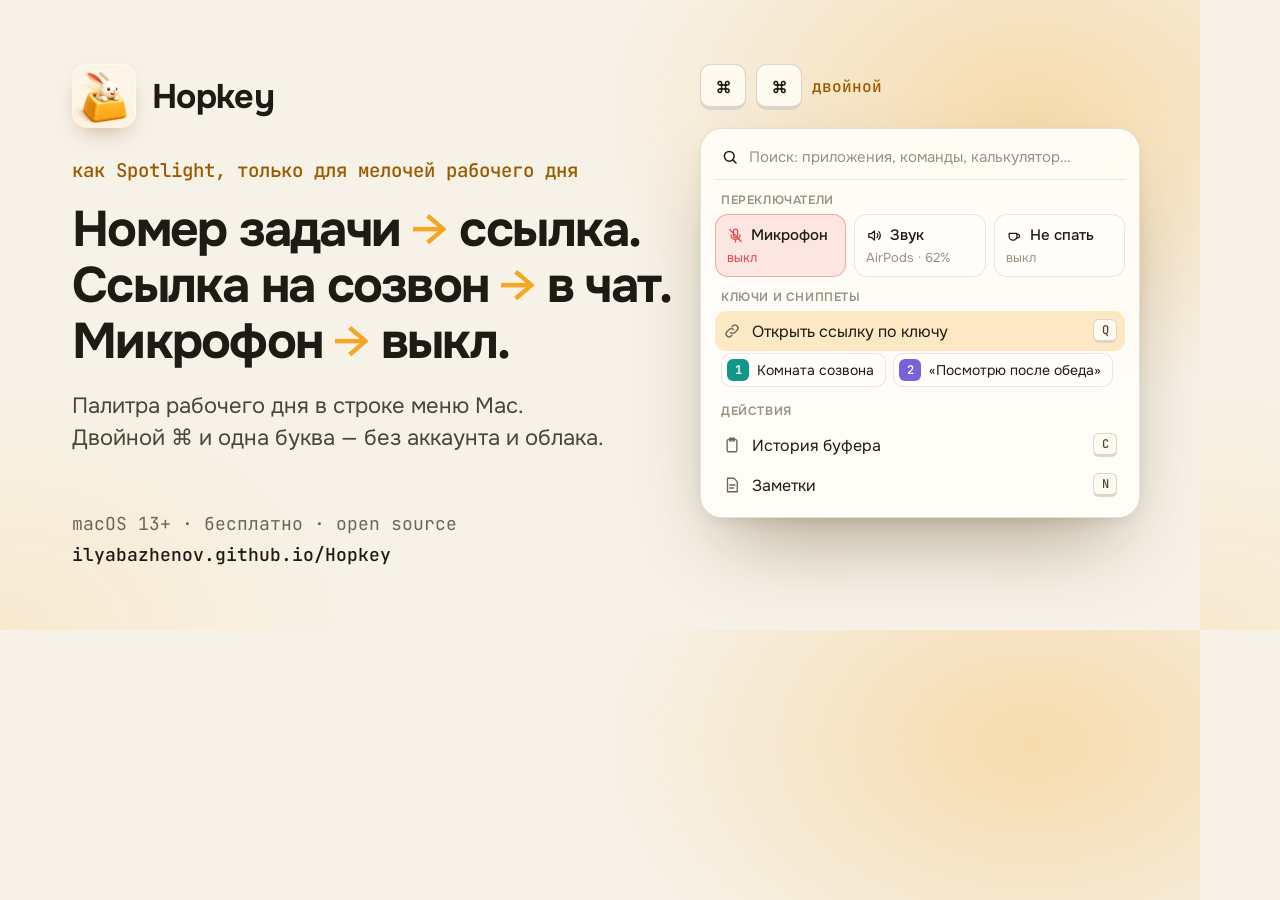
<file: design/og.html>
<!doctype html>
<!--
  Картинка-превью для соцсетей (1200×630) → docs/assets/og.png (RU) и og-en.png (EN).
  Перерисовать из корня репозитория:
    C="/Applications/Google Chrome.app/Contents/MacOS/Google Chrome"
    "$C" --headless=new --hide-scrollbars --allow-file-access-from-files --force-device-scale-factor=1 \
      --window-size=1200,630 --virtual-time-budget=8000 \
      --screenshot=docs/assets/og.png "file://$PWD/design/og.html#ru"
    (то же с #en → docs/assets/og-en.png)
-->
<html>
<head>
<meta charset="utf-8">
<link href="https://fonts.googleapis.com/css2?family=Onest:wght@400;500;600;700&family=JetBrains+Mono:wght@400;500&display=block" rel="stylesheet">
<style>
  * { box-sizing: border-box; margin: 0; }
  html, body { width: 1200px; height: 630px; overflow: hidden; }
  body {
    font-family: "Onest", sans-serif; color: #1e1a14; position: relative;
    background:
      radial-gradient(620px 420px at 86% 18%, rgba(245,166,35,.30), transparent 70%),
      radial-gradient(520px 360px at 0% 100%, rgba(255,195,92,.18), transparent 70%),
      #f7f2e8;
  }
  .mono { font-family: "JetBrains Mono", monospace; }
  .left { position: absolute; left: 72px; top: 64px; width: 600px; height: 502px; display: flex; flex-direction: column; }
  .brand { display: flex; align-items: center; gap: 16px; font-size: 34px; font-weight: 700; letter-spacing: -.02em; }
  .brand img { width: 64px; height: 64px; border-radius: 15px; box-shadow: 0 10px 24px -10px rgba(120,70,0,.45); }
  .eyebrow { margin-top: 30px; font-size: 19px; font-weight: 500; color: #9a5b00; }
  h1 { margin-top: 18px; font-size: 50px; line-height: 1.12; letter-spacing: -.035em; font-weight: 700; }
  h1 span { display: block; white-space: nowrap; }
  h1 i { font-style: normal; color: #f5a623; font-weight: 500; }
  .lead { margin-top: 22px; font-size: 22px; line-height: 1.45; color: #4a443a; max-width: 560px; }
  .foot { margin-top: auto; display: flex; flex-direction: column; gap: 8px; font-size: 18px; color: #6e665a; }
  .foot b { color: #1e1a14; font-weight: 500; }

  .kc {
    display: inline-grid; place-items: center; min-width: 30px; height: 30px; padding: 0 8px;
    font: 500 15px/1 "JetBrains Mono", monospace; color: #4a443a; background: #fffaf0;
    border: 1px solid rgba(30,26,20,.16); border-bottom-width: 3px; border-radius: 8px;
  }
  .tap { position: absolute; left: 700px; top: 64px; display: flex; align-items: center; gap: 10px; font: 500 16px/1 "JetBrains Mono", monospace; color: #9a5b00; }
  .tap .kc { min-width: 46px; height: 46px; font-size: 22px; border-radius: 11px; border-bottom-width: 4px; color: #1e1a14; }

  .pal {
    position: absolute; left: 700px; top: 128px; width: 440px;
    background: rgba(255,253,248,.94); border: 1px solid rgba(30,26,20,.12); border-radius: 22px;
    box-shadow: 0 40px 80px -28px rgba(70,48,10,.45), 0 6px 18px -8px rgba(70,48,10,.2);
    padding: 14px 14px 12px; font-size: 16px;
  }
  .q { display: flex; align-items: center; gap: 10px; padding: 4px 6px 12px; border-bottom: 1px solid rgba(30,26,20,.1); color: #9a9182; font-size: 15px; }
  .q svg { width: 18px; height: 18px; color: #1e1a14; }
  .sec { padding: 12px 6px 6px; font-size: 12px; font-weight: 600; letter-spacing: .05em; text-transform: uppercase; color: #9a9182; }
  .tiles { display: grid; grid-template-columns: repeat(3, 1fr); gap: 8px; }
  .tile { border: 1px solid rgba(30,26,20,.1); border-radius: 13px; padding: 10px 11px; display: flex; flex-direction: column; gap: 4px; background: rgba(255,255,255,.6); }
  .tile .t { display: flex; align-items: center; gap: 7px; font-weight: 500; font-size: 15px; white-space: nowrap; }
  .tile svg { width: 17px; height: 17px; flex: none; }
  .tile small { font-size: 13px; color: #9a9182; }
  .tile.mute { background: rgba(229,72,77,.12); border-color: rgba(229,72,77,.4); }
  .tile.mute small { color: #e5484d; }
  .row { display: flex; align-items: center; gap: 11px; padding: 8px 8px; border-radius: 11px; }
  .row svg { width: 18px; height: 18px; color: #6e665a; flex: none; }
  .row span:not(.kc) { flex: 1; }
  .row .kc { min-width: 24px; height: 24px; font-size: 12px; border-radius: 6px; padding: 0 5px; }
  .row.sel { background: rgba(245,166,35,.24); }
  .chips { display: flex; flex-wrap: wrap; gap: 7px; padding: 2px 6px 4px; }
  .chip { display: inline-flex; align-items: center; gap: 8px; padding: 5px 11px 5px 5px; border: 1px solid rgba(30,26,20,.1); border-radius: 10px; font-size: 14px; background: rgba(255,255,255,.6); white-space: nowrap; }
  .chip i { font: 600 12px/1 "JetBrains Mono", monospace; font-style: normal; width: 22px; height: 22px; display: grid; place-items: center; border-radius: 6px; color: #fff; }
</style>
</head>
<body>
  <div class="left">
    <div class="brand"><img src="../docs/assets/icon.png" alt="">Hopkey</div>
    <div class="eyebrow mono" data-t="eyebrow"></div>
    <h1 data-t="h1"></h1>
    <p class="lead" data-t="lead"></p>
    <div class="foot mono"><span data-t="facts"></span><b>ilyabazhenov.github.io/Hopkey</b></div>
  </div>

  <div class="tap"><span class="kc">⌘</span><span class="kc">⌘</span><span data-t="double"></span></div>

  <div class="pal">
    <div class="q"><svg viewBox="0 0 24 24" fill="none" stroke="currentColor" stroke-width="2" stroke-linecap="round"><circle cx="11" cy="11" r="6.5"/><path d="m20 20-4.2-4.2"/></svg><span data-t="search"></span></div>
    <div class="sec" data-t="toggles"></div>
    <div class="tiles">
      <div class="tile mute"><span class="t"><svg viewBox="0 0 24 24" fill="none" stroke="#e5484d" stroke-width="1.8" stroke-linecap="round"><rect x="9" y="3" width="6" height="12" rx="3"/><path d="M5.5 11a6.5 6.5 0 0 0 13 0M12 17.5V21M4 3.5l16 17"/></svg><span data-t="mic"></span></span><small data-t="off"></small></div>
      <div class="tile"><span class="t"><svg viewBox="0 0 24 24" fill="none" stroke="currentColor" stroke-width="1.8" stroke-linecap="round" stroke-linejoin="round"><path d="M4 9.5v5h3.5L12 18.5v-13L7.5 9.5z"/><path d="M15.5 9a4.2 4.2 0 0 1 0 6M18 6.5a8 8 0 0 1 0 11"/></svg><span data-t="sound"></span></span><small>AirPods · 62%</small></div>
      <div class="tile"><span class="t"><svg viewBox="0 0 24 24" fill="none" stroke="currentColor" stroke-width="1.8" stroke-linecap="round" stroke-linejoin="round"><path d="M4.5 9h11v4.5a5 5 0 0 1-5 5h-1a5 5 0 0 1-5-5z"/><path d="M15.5 10.5h1.3a2.4 2.4 0 0 1 0 4.8h-1.5"/></svg><span data-t="awake"></span></span><small data-t="off2"></small></div>
    </div>
    <div class="sec" data-t="launchers"></div>
    <div class="row sel"><svg viewBox="0 0 24 24" fill="none" stroke="currentColor" stroke-width="1.8" stroke-linecap="round"><path d="M10 14a4 4 0 0 0 5.7 0l3-3a4 4 0 0 0-5.7-5.7l-1 1"/><path d="M14 10a4 4 0 0 0-5.7 0l-3 3a4 4 0 0 0 5.7 5.7l1-1"/></svg><span data-t="key"></span><span class="kc">Q</span></div>
    <div class="chips">
      <span class="chip"><i style="background:#13968a">1</i><span data-t="chip1"></span></span>
      <span class="chip"><i style="background:#7b61d9">2</i><span data-t="chip2"></span></span>
    </div>
    <div class="sec" data-t="actions"></div>
    <div class="row"><svg viewBox="0 0 24 24" fill="none" stroke="currentColor" stroke-width="1.8" stroke-linejoin="round"><rect x="5.5" y="4.5" width="13" height="16.5" rx="2.5"/><path d="M9 3h6v3.5H9z"/></svg><span data-t="clip"></span><span class="kc">C</span></div>
    <div class="row"><svg viewBox="0 0 24 24" fill="none" stroke="currentColor" stroke-width="1.8" stroke-linecap="round" stroke-linejoin="round"><path d="M6 3h8.5L19 7.5V21H6z"/><path d="M9 12h7M9 16h5"/></svg><span data-t="notes"></span><span class="kc">N</span></div>
  </div>

<script>
  const T = {
    ru: {
      eyebrow: 'как Spotlight, только для мелочей рабочего дня',
      h1: '<span>Номер задачи <i>→</i> ссылка.</span><span>Ссылка на созвон <i>→</i> в чат.</span><span>Микрофон <i>→</i> выкл.</span>',
      lead: 'Палитра рабочего дня в строке меню Mac. Двойной&nbsp;⌘ и одна буква — без аккаунта и облака.',
      facts: 'macOS 13+ · бесплатно · open source',
      double: 'двойной',
      search: 'Поиск: приложения, команды, калькулятор…',
      toggles: 'Переключатели', mic: 'Микрофон', off: 'выкл', sound: 'Звук', awake: 'Не спать', off2: 'выкл',
      launchers: 'Ключи и сниппеты', key: 'Открыть ссылку по ключу', chip1: 'Комната созвона', chip2: '«Посмотрю после обеда»',
      actions: 'Действия', clip: 'История буфера', notes: 'Заметки',
    },
    en: {
      eyebrow: 'Like Spotlight, for the small stuff of your workday',
      h1: '<span>Issue number <i>→</i> link.</span><span>Meeting link <i>→</i> chat.</span><span>Mic <i>→</i> off.</span>',
      lead: 'A workday palette in the Mac menu bar. Double-tap&nbsp;⌘, press one letter. No account, no cloud.',
      facts: 'macOS 13+ · free · open source',
      double: 'double-tap',
      search: 'Search apps, commands, calculator…',
      toggles: 'Toggles', mic: 'Microphone', off: 'off', sound: 'Sound', awake: 'Keep awake', off2: 'off',
      launchers: 'Keys and snippets', key: 'Open link by key', chip1: 'Meeting room', chip2: '“After lunch”',
      actions: 'Actions', clip: 'Clipboard history', notes: 'Notes',
    },
  };
  const lang = location.hash === '#en' ? 'en' : 'ru';
  document.documentElement.lang = lang;
  document.querySelectorAll('[data-t]').forEach((el) => { el.innerHTML = T[lang][el.dataset.t]; });
</script>
</body>
</html>
</file>
<file: docs/assets/site.css>
/* Hopkey — сайт продукта. Тёплая «клавиша» из иконки: кремовый фон, янтарный акцент. */

:root {
  --bg: #f7f2e8;
  --bg-2: #efe7d7;
  --card: #fffdf8;
  --card-2: #f9f4ea;
  --fg: #1e1a14;
  --dim: #4a443a;
  --muted: #6e665a;
  --faint: #9a9182;
  --line: rgba(30, 26, 20, .10);
  --line-2: rgba(30, 26, 20, .16);
  --accent: #f5a623;
  --accent-2: #ffc35c;
  --accent-ink: #9a5b00;
  --accent-soft: rgba(245, 166, 35, .16);
  --on-accent: #1e1a14;
  --ok: #2f9e5b;
  --rec: #e5484d;
  --blue: #3b7ddd;
  --violet: #7b61d9;
  --teal: #13968a;
  --rose: #d2537a;
  --glass: rgba(255, 253, 248, .82);
  --glass-line: rgba(30, 26, 20, .12);
  --shadow: 0 1px 0 rgba(255,255,255,.6) inset, 0 24px 60px -18px rgba(70, 48, 10, .28), 0 4px 14px -6px rgba(70, 48, 10, .18);
  --key-top: #fffaf0;
  --key-side: #e6dcc9;
  --desk-a: #e9dcc4;
  --desk-b: #d9c6a4;
  --radius: 18px;
  --wrap: 1160px;
  --sans: "Onest", -apple-system, BlinkMacSystemFont, "Segoe UI", sans-serif;
  --mono: "JetBrains Mono", ui-monospace, SFMono-Regular, Menlo, monospace;
  color-scheme: light;
}

:root[data-theme="dark"] {
  --bg: #13110d;
  --bg-2: #1a1712;
  --card: #201c16;
  --card-2: #1b1813;
  --fg: #f4ede1;
  --dim: #d6ccbb;
  --muted: #ada290;
  --faint: #7c7364;
  --line: rgba(244, 237, 225, .09);
  --line-2: rgba(244, 237, 225, .15);
  --accent: #ffb547;
  --accent-2: #ffcf7a;
  --accent-ink: #ffc46b;
  --accent-soft: rgba(255, 181, 71, .14);
  --on-accent: #1e1a14;
  --ok: #4cc27f;
  --rec: #ff6b6f;
  --blue: #6aa2ff;
  --violet: #a58ff5;
  --teal: #3cc4b5;
  --rose: #f07ca0;
  --glass: rgba(36, 32, 26, .86);
  --glass-line: rgba(244, 237, 225, .12);
  --shadow: 0 1px 0 rgba(255,255,255,.05) inset, 0 30px 70px -20px rgba(0, 0, 0, .7), 0 4px 14px -6px rgba(0, 0, 0, .5);
  --key-top: #2b261f;
  --key-side: #0d0b08;
  --desk-a: #2a2219;
  --desk-b: #1a140e;
  color-scheme: dark;
}

*, *::before, *::after { box-sizing: border-box; }
html { scroll-behavior: smooth; -webkit-text-size-adjust: 100%; }
body {
  margin: 0;
  background: var(--bg);
  color: var(--fg);
  font: 400 17px/1.6 var(--sans);
  -webkit-font-smoothing: antialiased;
  overflow-x: hidden;
}
img, svg { display: block; }
a { color: inherit; }
b, strong { font-weight: 600; }
code, .mono { font-family: var(--mono); }
code { white-space: nowrap; font-size: .88em; padding: .1em .38em; border-radius: 6px; background: var(--accent-soft); color: var(--accent-ink); }
::selection { background: var(--accent); color: var(--on-accent); }
:focus-visible { outline: 2px solid var(--accent); outline-offset: 3px; border-radius: 6px; }

.wrap { max-width: var(--wrap); margin: 0 auto; padding: 0 28px; }
@media (max-width: 640px) { .wrap { padding: 0 16px; } }

/* ── keycap: общий элемент страницы ─────────────────────────────── */
.kc {
  display: inline-grid; place-items: center;
  min-width: 1.75em; height: 1.75em; padding: 0 .45em;
  font: 500 .78em/1 var(--mono);
  color: var(--dim);
  background: var(--key-top);
  border: 1px solid var(--line-2);
  border-bottom-width: 2.5px;
  border-radius: 7px;
  vertical-align: .08em;
  white-space: nowrap;
}
.kc.acc { background: var(--accent); color: var(--on-accent); border-color: color-mix(in srgb, var(--accent) 60%, #000); }

/* ── шапка ──────────────────────────────────────────────────────── */
.top {
  position: sticky; top: 0; z-index: 50;
  background: color-mix(in srgb, var(--bg) 82%, transparent);
  backdrop-filter: saturate(1.4) blur(14px);
  -webkit-backdrop-filter: saturate(1.4) blur(14px);
  border-bottom: 1px solid transparent;
  transition: border-color .2s;
}
.top.scrolled { border-bottom-color: var(--line); }
.top .wrap { display: flex; align-items: center; gap: 28px; height: 64px; }
.brand { display: flex; align-items: center; gap: 10px; text-decoration: none; font-weight: 600; font-size: 18px; letter-spacing: -.01em; }
.brand img { width: 30px; height: 30px; border-radius: 8px; }
.top-nav { display: flex; gap: 22px; font-size: 15px; color: var(--muted); }
.top-nav a { text-decoration: none; transition: color .15s; white-space: nowrap; }
.top-nav a:hover { color: var(--fg); }
.top-r { margin-left: auto; display: flex; align-items: center; gap: 10px; }
.icon-btn {
  width: 36px; height: 36px; display: grid; place-items: center;
  border-radius: 10px; border: 1px solid var(--line); background: transparent; color: var(--muted);
  cursor: pointer; transition: color .15s, border-color .15s;
}
.icon-btn:hover { color: var(--fg); border-color: var(--line-2); }
.icon-btn svg { width: 17px; height: 17px; }
.lang { display: flex; font: 500 13px/1 var(--mono); border: 1px solid var(--line); border-radius: 10px; overflow: hidden; }
.lang a { padding: 10px 10px; text-decoration: none; color: var(--faint); }
.lang a[aria-current] { color: var(--fg); background: var(--accent-soft); }
.btn {
  display: inline-flex; align-items: center; gap: 9px;
  padding: 13px 20px; border-radius: 13px;
  font: 600 16px/1 var(--sans); text-decoration: none; cursor: pointer;
  border: 1px solid var(--line-2); background: var(--card); color: var(--fg);
  transition: transform .15s, box-shadow .15s, background .15s;
}
.btn:hover { transform: translateY(-1px); }
.btn.pri {
  background: var(--accent); color: var(--on-accent);
  border-color: color-mix(in srgb, var(--accent) 70%, #000);
  border-bottom-width: 3px;
  box-shadow: 0 10px 24px -10px color-mix(in srgb, var(--accent) 80%, transparent);
}
.btn.pri:active { transform: translateY(1px); border-bottom-width: 1px; }
.btn svg { width: 17px; height: 17px; }
.btn.sm { padding: 10px 14px; font-size: 14px; border-radius: 11px; }
@media (max-width: 1080px) { .top-nav { display: none; } }
@media (max-width: 520px) { .top .btn.sm { display: none; } }

/* ── hero ───────────────────────────────────────────────────────── */
.hero { position: relative; padding: 64px 0 40px; }
.hero::before {
  content: ""; position: absolute; inset: -64px 0 auto; height: 720px; z-index: -1; pointer-events: none;
  background:
    radial-gradient(600px 340px at 78% 30%, color-mix(in srgb, var(--accent) 22%, transparent), transparent 70%),
    radial-gradient(500px 300px at 10% 0%, color-mix(in srgb, var(--accent-2) 12%, transparent), transparent 70%);
}
.hero-grid { display: grid; grid-template-columns: minmax(0, 1.08fr) minmax(0, 1fr); gap: 56px; align-items: center; }
.eyebrow { font: 500 13px/1.4 var(--mono); color: var(--accent-ink); letter-spacing: .02em; display: flex; flex-wrap: wrap; gap: 6px 14px; }
.eyebrow span + span::before { content: "·"; margin-right: 14px; color: var(--faint); }
h1 {
  font-size: clamp(36px, 4.9vw, 60px); line-height: 1.06; letter-spacing: -.035em; font-weight: 700;
  margin: 18px 0 22px;
}
h1 .ar { color: var(--accent); font-weight: 500; }
.hero-text { container-type: inline-size; min-width: 0; }
/* размер от ширины колонки: самая длинная строка («Номер задачи → ссылка.») всегда помещается */
.hero h1 { font-size: clamp(26px, 3.6vw, 52px); }
@supports (font-size: 1cqi) { .hero h1 { font-size: clamp(26px, 7.9cqi, 52px); } }
.nw { white-space: nowrap; }
.hero h1 .ln { display: block; }
.hero h1 .ln { white-space: nowrap; }
.hero h1 + .lead { margin-top: 4px; }
h1 .kc { font-size: .62em; vertical-align: .14em; border-radius: 12px; border-bottom-width: 4px; }
.lead { font-size: 19px; line-height: 1.55; color: var(--dim); max-width: 34em; margin: 0 0 30px; }
.cta { display: flex; flex-wrap: wrap; gap: 12px; align-items: center; }
.req { margin-top: 22px; font: 400 13px/1.6 var(--mono); color: var(--faint); display: flex; flex-wrap: wrap; gap: 4px 16px; }
.req span::before { content: "✓ "; color: var(--ok); }
.req .ver { color: var(--accent-ink); font-weight: 500; }
.req .ver::before { content: none; }
@media (max-width: 960px) {
  .hero-grid { grid-template-columns: minmax(0, 1fr); gap: 40px; }
  .hero { padding-top: 36px; }
}

/* ── сцена: «экран Mac» с палитрой ────────────────────────────────── */
.stage {
  position: relative; height: 500px;
  border-radius: 20px; overflow: hidden;
  background: linear-gradient(160deg, var(--desk-a), var(--desk-b));
  box-shadow: var(--shadow);
  border: 1px solid var(--line);
  user-select: none; -webkit-user-select: none;
}
.stage::after {
  content: ""; position: absolute; inset: 0; pointer-events: none;
  background: radial-gradient(70% 60% at 70% 20%, rgba(255,255,255,.18), transparent 70%);
}
.mbar {
  position: absolute; inset: 0 0 auto; height: 26px; z-index: 3;
  display: flex; align-items: center; gap: 14px; padding: 0 12px;
  background: color-mix(in srgb, var(--card) 70%, transparent);
  backdrop-filter: blur(10px); -webkit-backdrop-filter: blur(10px);
  font-size: 12px; color: var(--fg);
}
.mbar .app { font-weight: 600; }
.mbar .menus { display: flex; gap: 14px; color: var(--dim); }
.mbar .r { margin-left: auto; display: flex; align-items: center; gap: 12px; }
.mbar .mb-ico { width: 16px; height: 16px; color: var(--fg); }
.mbar .mb-mic { display: inline-flex; align-items: center; gap: 4px; padding: 1px 6px; border-radius: 5px; transition: background .2s, color .2s; }
.mbar .mb-mic.muted { background: var(--rec); color: #fff; }
.mbar .mb-mic svg { width: 13px; height: 13px; }
.mbar .mb-hop { display: grid; place-items: center; padding: 2px 5px; border-radius: 5px; }
.mbar .mb-hop.on { background: color-mix(in srgb, var(--fg) 14%, transparent); }
.mbar .mono { font-size: 11.5px; }

/* окно мессенджера под палитрой */
.chat {
  position: absolute; left: 6%; right: 6%; top: 15%; bottom: 13%;
  background: var(--card); border-radius: 12px; border: 1px solid var(--line);
  box-shadow: 0 18px 40px -16px rgba(0,0,0,.35);
  display: flex; flex-direction: column; overflow: hidden;
  transition: filter .25s;
}
.stage.open .chat { filter: saturate(.7) brightness(.96); }
.chat-h { display: flex; align-items: center; gap: 8px; padding: 9px 12px; border-bottom: 1px solid var(--line); font-size: 13px; }
.chat-h .dots { display: flex; gap: 5px; margin-right: 6px; }
.chat-h .dots i { width: 9px; height: 9px; border-radius: 50%; background: var(--line-2); }
.chat-h small { color: var(--faint); font-size: 12px; margin-left: auto; }
.chat-b { flex: 1; padding: 12px 14px; display: flex; flex-direction: column; gap: 9px; font-size: 13px; overflow: hidden; }
.msg { display: grid; grid-template-columns: 24px 1fr; gap: 8px; align-items: start; }
.msg .av { width: 24px; height: 24px; border-radius: 7px; display: grid; place-items: center; font-size: 11px; font-weight: 600; color: #fff; }
.msg b { font-size: 12.5px; }
.msg p { margin: 1px 0 0; color: var(--dim); line-height: 1.45; }
.msg .key { background: var(--accent-soft); color: var(--accent-ink); border-radius: 5px; padding: 0 4px; font-family: var(--mono); font-size: 12px; }
.msg.mine .av { background: var(--accent); color: var(--on-accent); }
.msg.new { animation: msgIn .35s ease both; }
@keyframes msgIn { from { opacity: 0; transform: translateY(6px); } }
.composer { margin: 0 12px 12px; padding: 8px 11px; border-radius: 9px; border: 1px solid var(--line-2); font-size: 13px; color: var(--faint); min-height: 34px; display: flex; align-items: center; gap: 2px; }
.composer.filled { color: var(--fg); }
.composer .caret { width: 1.5px; height: 15px; background: var(--accent); animation: blink 1s steps(1) infinite; }
@keyframes blink { 50% { opacity: 0; } }

/* подсказка про двойной ⌘ */
.tapme {
  position: absolute; left: 50%; bottom: 4.5%; transform: translateX(-50%); z-index: 2;
  display: flex; align-items: center; gap: 10px;
  padding: 7px 8px 7px 14px; border-radius: 999px;
  background: color-mix(in srgb, var(--card) 88%, transparent);
  border: 1px solid var(--line); font-size: 12.5px; color: var(--dim); white-space: nowrap;
  box-shadow: 0 8px 20px -10px rgba(0,0,0,.3);
}
.cmdkey {
  font: 500 15px/1 var(--sans); color: var(--fg);
  min-width: 46px; height: 30px; padding: 0 10px; border-radius: 8px; cursor: pointer;
  background: var(--key-top); border: 1px solid var(--line-2); border-bottom: 3px solid var(--key-side);
  display: inline-flex; align-items: center; justify-content: center; gap: 6px;
  transition: transform .08s, border-bottom-width .08s;
}
.cmdkey small { font: 500 10px/1 var(--mono); color: var(--faint); }
.cmdkey.down, .cmdkey:active { transform: translateY(2px); border-bottom-width: 1px; }
.stage.open .tapme { opacity: 0; pointer-events: none; }
.tapme { transition: opacity .2s; }
.tapme .t-touch { display: none; }
.replay { border: 0; background: none; color: var(--faint); font: 500 11.5px/1 var(--mono); cursor: pointer; padding: 6px 4px; }
.replay:hover { color: var(--accent-ink); }
@media (hover: none) { .tapme .t-kbd { display: none; } .tapme .t-touch { display: inline; } }

/* палитра */
.pal {
  position: absolute; left: 50%; top: 50%; z-index: 5;
  width: min(470px, calc(100% - 24px));
  transform: translate(-50%, -48%) scale(.96); opacity: 0; pointer-events: none;
  transition: opacity .16s ease, transform .2s cubic-bezier(.2,.9,.3,1.2);
  background: var(--glass);
  backdrop-filter: blur(24px) saturate(1.5); -webkit-backdrop-filter: blur(24px) saturate(1.5);
  border: 1px solid var(--glass-line); border-radius: 16px;
  box-shadow: 0 30px 70px -20px rgba(0,0,0,.45), 0 0 0 .5px rgba(0,0,0,.1);
  padding: 10px 10px 8px; font-size: 13px;
}
.stage.open .pal { opacity: 1; transform: translate(-50%, -50%) scale(1); pointer-events: auto; }
.pal-h { display: flex; align-items: center; gap: 8px; padding: 2px 4px 8px; color: var(--faint); font-size: 12.5px; border-bottom: 1px solid var(--line); margin-bottom: 4px; }
.pal-h svg { width: 15px; height: 15px; color: var(--fg); flex: none; }
.pal-h .q { flex: 1; overflow: hidden; text-overflow: ellipsis; white-space: nowrap; }
.pal-h .kc { font-size: 10px; }
.pal-sec { display: flex; justify-content: space-between; padding: 7px 6px 4px; font-size: 10.5px; font-weight: 600; letter-spacing: .04em; text-transform: uppercase; color: var(--faint); }
.pal-sec span { text-transform: none; letter-spacing: 0; font-weight: 400; font-family: var(--mono); font-size: 10px; }
.tiles { display: grid; grid-template-columns: repeat(3, 1fr); gap: 6px; }
.tile {
  position: relative; text-align: left; cursor: pointer;
  padding: 8px 9px; border-radius: 11px; border: 1px solid var(--line);
  background: color-mix(in srgb, var(--card) 60%, transparent); color: var(--fg);
  font: inherit; display: flex; flex-direction: column; gap: 3px; min-width: 0;
  transition: background .15s, border-color .15s;
}
.tile .ti { display: flex; align-items: center; gap: 6px; }
.tile .ti svg { width: 15px; height: 15px; flex: none; }
.tile b { font-size: 12.5px; font-weight: 500; white-space: nowrap; overflow: hidden; text-overflow: ellipsis; }
.tile small { font-size: 11px; color: var(--faint); white-space: nowrap; overflow: hidden; text-overflow: ellipsis; }
.tile .kc { position: absolute; right: 7px; top: 7px; font-size: 9.5px; min-width: 18px; height: 18px; padding: 0 4px; border-radius: 5px; }
.tile.on { background: var(--accent-soft); border-color: color-mix(in srgb, var(--accent) 45%, transparent); }
.tile.on small { color: var(--accent-ink); }
.tile.mic.on { background: color-mix(in srgb, var(--rec) 14%, transparent); border-color: color-mix(in srgb, var(--rec) 45%, transparent); }
.tile.mic.on small { color: var(--rec); }
.rows { display: flex; flex-direction: column; }
.row {
  display: flex; align-items: center; gap: 9px; padding: 6px 7px; border-radius: 9px; cursor: pointer;
  background: none; border: 0; font: inherit; color: var(--fg); text-align: left; width: 100%;
}
.row svg { width: 15px; height: 15px; color: var(--muted); flex: none; }
.row span:not(.kc) { flex: 1; min-width: 0; white-space: nowrap; overflow: hidden; text-overflow: ellipsis; }
.row .kc { font-size: 9.5px; min-width: 19px; height: 19px; border-radius: 5px; padding: 0 4px; }
.sel { background: color-mix(in srgb, var(--accent) 24%, transparent) !important; }
.row:hover, .tile:hover { background: color-mix(in srgb, var(--fg) 6%, transparent); }
.chips { display: flex; flex-wrap: wrap; gap: 5px; padding: 3px 4px 2px; }
.chip {
  display: inline-flex; align-items: center; gap: 6px; padding: 4px 9px 4px 4px; border-radius: 8px; cursor: pointer;
  border: 1px solid var(--line); background: color-mix(in srgb, var(--card) 60%, transparent); font: inherit; font-size: 12px; color: var(--fg);
}
.chip i { font: 600 10px/1 var(--mono); font-style: normal; width: 18px; height: 18px; display: grid; place-items: center; border-radius: 5px; color: #fff; background: var(--c); }
.pal-f { margin-top: 6px; padding: 7px 6px 1px; border-top: 1px solid var(--line); font: 400 10.5px/1.3 var(--mono); color: var(--faint); white-space: nowrap; overflow: hidden; text-overflow: ellipsis; }

/* HUD и тосты */
.hud {
  position: absolute; left: 50%; top: 50%; z-index: 8; width: 150px; height: 150px;
  transform: translate(-50%, -50%) scale(.9); opacity: 0; pointer-events: none;
  border-radius: 26px; display: grid; place-content: center; justify-items: center; gap: 10px;
  background: color-mix(in srgb, var(--card) 80%, transparent);
  backdrop-filter: blur(20px); -webkit-backdrop-filter: blur(20px);
  box-shadow: 0 20px 50px -14px rgba(0,0,0,.4); color: var(--fg); font-size: 13px; text-align: center;
  transition: opacity .2s, transform .25s cubic-bezier(.2,.9,.3,1.3);
}
.hud.show { opacity: 1; transform: translate(-50%, -50%) scale(1); }
.hud svg { width: 54px; height: 54px; }
.toast {
  position: absolute; right: 12px; top: 36px; z-index: 9; width: min(300px, 80%);
  display: grid; grid-template-columns: 30px 1fr; gap: 9px; align-items: center;
  padding: 10px 12px; border-radius: 14px;
  background: color-mix(in srgb, var(--card) 92%, transparent);
  backdrop-filter: blur(18px); -webkit-backdrop-filter: blur(18px);
  border: 1px solid var(--line); box-shadow: 0 14px 34px -14px rgba(0,0,0,.4);
  transform: translateX(16px); opacity: 0; pointer-events: none; transition: opacity .2s, transform .25s;
  font-size: 12px; line-height: 1.35;
}
.toast.show { opacity: 1; transform: none; }
.toast img { width: 30px; height: 30px; border-radius: 7px; }
.toast b { display: block; font-size: 12.5px; }
.toast span { color: var(--muted); word-break: break-word; }


/* hero-история: окна сцен, нажатые клавиши, подпись */
.win {
  position: absolute; left: 9%; right: 9%; top: 13%; bottom: 17%; z-index: 4;
  background: var(--card); border: 1px solid var(--line-2); border-radius: 12px; overflow: hidden;
  box-shadow: 0 26px 60px -18px rgba(0,0,0,.5);
  display: flex; flex-direction: column;
  opacity: 0; transform: translateY(10px) scale(.98); pointer-events: none;
  transition: opacity .25s ease, transform .3s cubic-bezier(.2,.9,.3,1.1);
}
.win.show { opacity: 1; transform: none; }
.w-bar { display: flex; align-items: center; gap: 10px; padding: 8px 12px; border-bottom: 1px solid var(--line); background: var(--card-2); }
.w-bar .dots { display: flex; gap: 5px; }
.w-bar .dots i { width: 9px; height: 9px; border-radius: 50%; background: var(--line-2); }
.w-bar .url { flex: 1; display: flex; align-items: center; gap: 6px; justify-content: center; font: 400 11.5px/1 var(--mono); color: var(--muted); background: var(--card); border: 1px solid var(--line); border-radius: 7px; padding: 5px 8px; white-space: nowrap; overflow: hidden; }
.w-bar .url svg { width: 11px; height: 11px; flex: none; }
.w-bar .url.plain { background: none; border: 0; font-family: var(--sans); font-size: 12.5px; color: var(--fg); font-weight: 500; }
.w-body { flex: 1; padding: 16px 18px; display: flex; flex-direction: column; gap: 8px; font-size: 13px; min-height: 0; }
.w-h { font-size: 17px; font-weight: 600; letter-spacing: -.01em; }
.jr-key { font: 500 11.5px/1 var(--mono); color: var(--blue); }
.jr-meta { display: flex; flex-wrap: wrap; gap: 6px 12px; color: var(--muted); font-size: 12px; align-items: center; }
.jr-meta .st { background: color-mix(in srgb, var(--blue) 18%, transparent); color: var(--blue); font-weight: 600; font-size: 11px; padding: 3px 7px; border-radius: 5px; text-transform: uppercase; letter-spacing: .03em; }
.jr-lines { display: grid; gap: 7px; margin-top: 8px; }
.jr-lines i { height: 8px; border-radius: 4px; background: var(--line); }
.call-grid { display: grid; grid-template-columns: repeat(2, 1fr); gap: 8px; padding: 10px; background: #15171c; }
.ct { position: relative; border-radius: 9px; background: #23262e; display: grid; place-items: center; min-height: 0; }
.ct .av { width: 34px; height: 34px; border-radius: 50%; display: grid; place-items: center; color: #fff; font-weight: 600; font-size: 13px; }
.ct.me .av { background: var(--accent); color: var(--on-accent); }
.ct small { position: absolute; left: 7px; bottom: 6px; display: flex; align-items: center; gap: 4px; font-size: 10.5px; color: #d9dce3; }
.ct small svg { width: 11px; height: 11px; }
.ct.me.muted small { color: #ff8a8d; }
.call-ctrl { display: flex; justify-content: center; gap: 8px; padding: 8px; background: #15171c; border-top: 1px solid rgba(255,255,255,.06); }
.cc { display: inline-flex; align-items: center; gap: 5px; padding: 6px 10px; border-radius: 8px; background: #2a2d36; color: #e8eaf0; font-size: 11.5px; }
.cc svg { width: 13px; height: 13px; }
.cc.end { background: #d8434a; }
.cc.muted { background: #d8434a; }

.msg .key.hl { background: color-mix(in srgb, var(--blue) 35%, transparent); color: var(--fg); box-shadow: 0 0 0 2px color-mix(in srgb, var(--blue) 35%, transparent); }
.toast.press { transform: scale(.97); }

.keys-ov {
  position: absolute; left: 50%; bottom: 17%; z-index: 10; transform: translate(-50%, 8px);
  display: flex; align-items: center; gap: 6px; padding: 8px 10px; border-radius: 14px;
  background: rgba(20, 18, 14, .78); backdrop-filter: blur(12px); -webkit-backdrop-filter: blur(12px);
  color: #fff; font-size: 12px; opacity: 0; pointer-events: none; transition: opacity .15s, transform .2s;
}
.keys-ov.show { opacity: 1; transform: translate(-50%, 0); }
.keys-ov b {
  min-width: 38px; height: 38px; padding: 0 9px; display: grid; place-items: center; border-radius: 9px;
  background: #fffaf0; color: #1e1a14; font: 600 18px/1 var(--sans);
  border-bottom: 3px solid #cdbf9f; animation: keyIn .22s cubic-bezier(.2,.9,.3,1.4) both;
}
.keys-ov b.wide { font-size: 15px; }
.keys-ov span { margin: 0 4px; color: rgba(255,255,255,.7); font: 500 11px/1 var(--mono); }
@keyframes keyIn { from { transform: translateY(4px) scale(.85); opacity: 0; } }

.cap {
  position: absolute; left: 12px; right: 12px; bottom: 12px; z-index: 11;
  display: flex; align-items: center; gap: 10px; padding: 7px 7px 7px 14px; border-radius: 12px;
  background: color-mix(in srgb, var(--card) 92%, transparent);
  backdrop-filter: blur(14px); -webkit-backdrop-filter: blur(14px);
  border: 1px solid var(--line); box-shadow: 0 10px 24px -12px rgba(0,0,0,.4); font-size: 13px;
}
.stage:not(.story) .cap, .stage.story .tapme { display: none; }
.cap-n { font-size: 11px; color: var(--accent-ink); flex: none; }
.cap-t { flex: 1; min-width: 0; font-weight: 600; font-size: 14px; line-height: 1.3; }
.cap-t.swap { animation: msgIn .3s ease both; }
.cap-dots { display: none; }
.cap-dots i { width: 18px; height: 3px; border-radius: 2px; background: var(--line-2); transition: background .3s; }
.cap-dots i.on { background: var(--accent); }
.cap-try { flex: none; cursor: pointer; border: 1px solid var(--line-2); background: var(--card); color: var(--fg); font: 500 12px/1 var(--sans); padding: 8px 10px; border-radius: 9px; }
.cap-try:hover { border-color: var(--accent); }
@media (max-width: 560px) { .cap { flex-wrap: wrap; } .cap-t { flex-basis: calc(100% - 40px); } .cap-try { width: 100%; } .win { left: 4%; right: 4%; bottom: 24%; } .keys-ov { bottom: 26%; } }

/* ── секции ─────────────────────────────────────────────────────── */
section { scroll-margin-top: 72px; }
.sec { padding: 110px 0; }
.sec.alt { background: var(--bg-2); }
.sec-head { max-width: 760px; margin-bottom: 52px; }
.kicker { display: inline-flex; align-items: center; gap: 10px; font: 500 13px/1 var(--mono); color: var(--accent-ink); letter-spacing: .02em; margin-bottom: 18px; }
.kicker .kc { font-size: 12px; }
h2 { font-size: clamp(32px, 4.2vw, 50px); line-height: 1.06; letter-spacing: -.03em; font-weight: 700; margin: 0 0 18px; }
h3 { font-size: 21px; line-height: 1.25; letter-spacing: -.01em; margin: 0 0 8px; font-weight: 600; }
.story { font-size: 18px; line-height: 1.6; color: var(--dim); margin: 0; }
.story + .story { margin-top: 14px; }
.split { display: grid; grid-template-columns: minmax(0, .9fr) minmax(0, 1.1fr); gap: 64px; align-items: center; }
.split.flip > :first-child { order: 2; }
@media (max-width: 960px) { .split, .split.flip { grid-template-columns: minmax(0, 1fr); gap: 36px; } .split.flip > :first-child { order: 0; } .sec { padding: 76px 0; } }
.facts { list-style: none; padding: 0; margin: 26px 0 0; display: grid; gap: 12px; }
.facts li { position: relative; padding-left: 30px; color: var(--dim); font-size: 16px; line-height: 1.5; }
.aside { margin: 24px 0 0; padding: 14px 18px; border-left: 3px solid var(--accent); border-radius: 0 12px 12px 0; background: var(--accent-soft); color: var(--dim); font-size: 15.5px; line-height: 1.5; }
.facts li::before { content: ""; position: absolute; left: 6px; top: 8px; width: 8px; height: 8px; border-radius: 2px; background: var(--accent); transform: rotate(45deg); }

.card {
  background: var(--card); border: 1px solid var(--line); border-radius: var(--radius);
  box-shadow: var(--shadow);
}

/* зачем: без Hopkey / с Hopkey */
.why { display: grid; gap: 14px; }
.why-r {
  display: grid; grid-template-columns: minmax(0, 1fr) minmax(0, 1.3fr) minmax(0, 1.2fr);
  border: 1px solid var(--line); border-radius: 20px; overflow: hidden; background: var(--card);
}
.why-r > div { padding: 22px 24px 24px; }
.why-s { display: flex; flex-direction: column; gap: 14px; }
.why-s .ico { width: 42px; height: 42px; border-radius: 12px; display: grid; place-items: center; background: var(--accent-soft); color: var(--accent-ink); }
.why-s .ico svg { width: 22px; height: 22px; }
.why-s h3 { margin: 0; font-size: 19px; }
.why-s a { margin-top: auto; font: 500 13px/1 var(--mono); color: var(--accent-ink); text-decoration: none; }
.why-s a:hover { text-decoration: underline; }
.why-no { background: var(--card-2); border-left: 1px solid var(--line); }
.why-yes { background: var(--accent-soft); border-left: 1px solid var(--line); }
.why .lbl { display: flex; align-items: center; justify-content: space-between; gap: 10px; font: 500 12px/1 var(--mono); color: var(--faint); margin-bottom: 16px; }
.why .lbl span { padding: 5px 9px; border-radius: 999px; background: color-mix(in srgb, var(--fg) 7%, transparent); white-space: nowrap; }
.why-yes .lbl { color: var(--accent-ink); }
.why-yes .lbl span { background: var(--accent); color: var(--on-accent); }
.why ol { list-style: none; margin: 0; padding: 0; counter-reset: s; display: grid; gap: 9px; }
.why li { counter-increment: s; position: relative; padding-left: 32px; font-size: 15px; line-height: 1.45; color: var(--muted); min-height: 22px; }
.why li::before {
  content: counter(s); position: absolute; left: 0; top: 0; width: 22px; height: 22px; border-radius: 6px;
  font: 500 11px/22px var(--mono); text-align: center;
  background: color-mix(in srgb, var(--fg) 7%, transparent); color: var(--faint);
}
.why-no li { text-decoration: line-through; text-decoration-color: color-mix(in srgb, var(--faint) 55%, transparent); }
.why-yes li { color: var(--fg); font-weight: 500; }
.why-yes li::before { background: var(--accent); color: var(--on-accent); }
@media (max-width: 860px) {
  .why-r { grid-template-columns: minmax(0, 1fr); }
  .why-no, .why-yes { border-left: 0; border-top: 1px solid var(--line); }
  .why-s a { margin-top: 0; }
}

/* демо: ключ → ссылка */
.kl { padding: 20px; }
.kl label { display: block; font: 500 12px/1 var(--mono); color: var(--faint); margin: 0 0 9px; }
.kl textarea {
  width: 100%; min-height: 92px; resize: vertical;
  font: 400 15px/1.5 var(--sans); color: var(--fg);
  background: var(--card-2); border: 1px solid var(--line-2); border-radius: 12px; padding: 12px 14px;
}
.kl textarea:focus { outline: 2px solid color-mix(in srgb, var(--accent) 60%, transparent); outline-offset: 0; }
.kl-out { margin-top: 14px; display: flex; flex-direction: column; gap: 7px; min-height: 40px; }
.kl-hit {
  display: grid; grid-template-columns: auto 1fr auto; gap: 12px; align-items: center;
  padding: 9px 12px; border-radius: 11px; background: var(--card-2); border: 1px solid var(--line);
  animation: msgIn .25s ease both; font-size: 14px;
}
.kl-hit .k { font: 500 13px/1 var(--mono); color: var(--accent-ink); background: var(--accent-soft); padding: 5px 8px; border-radius: 7px; }
.kl-hit .u { font: 400 12.5px/1.3 var(--mono); color: var(--muted); overflow: hidden; text-overflow: ellipsis; white-space: nowrap; }
.kl-hit .p { font: 500 11px/1 var(--mono); color: var(--faint); }
.kl-empty { color: var(--faint); font-size: 14px; padding: 10px 2px; }
.tpl { margin-top: 18px; border-top: 1px dashed var(--line-2); padding-top: 14px; display: grid; gap: 6px; }
.tpl-r { display: grid; grid-template-columns: 92px minmax(0, 1fr) 14px minmax(0, 1.6fr); gap: 10px; align-items: center; font: 400 12.5px/1.4 var(--mono); color: var(--muted); }
.tpl-r b { font-family: var(--sans); font-weight: 600; font-size: 13px; color: var(--fg); }
.tpl-r .re { color: var(--fg); white-space: nowrap; overflow: hidden; text-overflow: ellipsis; }
.tpl-r .ar { color: var(--faint); }
.tpl-r .url { overflow: hidden; text-overflow: ellipsis; white-space: nowrap; }
.tpl-r .url em { font-style: normal; color: var(--accent-ink); }
@media (max-width: 560px) { .tpl-r { grid-template-columns: 1fr; gap: 1px; padding: 6px 0; } .tpl-r .ar { display: none; } }

.banner {
  margin-top: 18px; display: grid; grid-template-columns: 34px 1fr auto; gap: 11px; align-items: center;
  padding: 11px 14px; border-radius: 15px; background: var(--card); border: 1px solid var(--line); box-shadow: var(--shadow);
  font-size: 13.5px; line-height: 1.35;
}
.banner img { width: 34px; height: 34px; border-radius: 8px; }
.banner span { color: var(--muted); }
.banner small { font: 400 11px/1 var(--mono); color: var(--faint); align-self: start; }

/* демо: сниппеты */
.snip { padding: 16px; }
.snip-h { display: flex; align-items: center; gap: 8px; padding: 2px 4px 12px; font-size: 14px; font-weight: 600; }
.snip-h .kc { margin-left: auto; font-size: 11px; }
.snip-list { display: flex; flex-direction: column; gap: 4px; }
.snip-r {
  display: grid; grid-template-columns: 26px 1fr auto; gap: 11px; align-items: center;
  padding: 9px 10px; border-radius: 11px; cursor: pointer; border: 0; background: none; font: inherit; color: var(--fg); text-align: left; width: 100%;
}
.snip-r i { font: 600 12px/1 var(--mono); font-style: normal; width: 26px; height: 26px; display: grid; place-items: center; border-radius: 8px; color: #fff; background: var(--c); }
.snip-r b { font-weight: 500; font-size: 15px; display: block; }
.snip-r small { font: 400 12px/1.3 var(--mono); color: var(--faint); }
.snip-r .lock { width: 15px; height: 15px; color: var(--faint); }
.snip-r:hover, .snip-r.sel { background: color-mix(in srgb, var(--accent) 18%, transparent); }
.field { margin-top: 14px; padding: 12px; border-radius: 13px; background: var(--card-2); border: 1px solid var(--line); }
.field label { display: block; font: 500 11.5px/1 var(--mono); color: var(--faint); margin-bottom: 8px; }
.field .in { min-height: 40px; display: flex; align-items: center; gap: 2px; padding: 0 12px; border-radius: 10px; background: var(--card); border: 1px solid var(--line-2); font: 400 15px/1 var(--mono); }
.field .in .caret { width: 1.5px; height: 18px; background: var(--accent); animation: blink 1s steps(1) infinite; }
.field .note { margin-top: 8px; font-size: 12.5px; color: var(--faint); min-height: 1.4em; }

/* демо: звук */
.snd { padding: 18px; display: grid; gap: 14px; }
.snd-bar { display: flex; align-items: center; gap: 12px; padding: 8px 12px; border-radius: 11px; background: var(--card-2); border: 1px solid var(--line); font-size: 13px; }
.snd-bar .r { margin-left: auto; display: flex; gap: 12px; align-items: center; }
.call { display: grid; grid-template-columns: 44px 1fr; gap: 14px; align-items: center; padding: 14px; border-radius: 14px; background: var(--card-2); border: 1px solid var(--line); }
.call .av { width: 44px; height: 44px; border-radius: 12px; background: linear-gradient(135deg, var(--blue), var(--violet)); display: grid; place-items: center; color: #fff; }
.call .av svg { width: 22px; height: 22px; }
.call b { display: block; font-size: 15px; }
.call small { color: var(--faint); font-size: 13px; }
.mutebtn {
  grid-column: 1 / -1; justify-content: center;
  display: inline-flex; align-items: center; gap: 9px; padding: 10px 14px; border-radius: 12px; cursor: pointer;
  border: 1px solid var(--line-2); background: var(--card); color: var(--fg); font: 500 14px/1 var(--sans);
}
.mutebtn svg { width: 17px; height: 17px; }
.mutebtn.muted { background: var(--rec); border-color: transparent; color: #fff; }
.mutebtn .kc { font-size: 10.5px; }
.mutebtn.muted .kc { background: rgba(255,255,255,.2); border-color: rgba(255,255,255,.3); color: #fff; }
.lvls { display: grid; gap: 10px; padding: 4px 2px 2px; }
.lvl { display: grid; grid-template-columns: 18px 128px 1fr 40px; gap: 10px; align-items: center; font-size: 13.5px; }
.lvl svg { width: 17px; height: 17px; color: var(--muted); }
.lvl span { color: var(--dim); white-space: nowrap; overflow: hidden; text-overflow: ellipsis; }
.lvl input { width: 100%; accent-color: var(--accent); }
.lvl output { font: 400 12px/1 var(--mono); color: var(--faint); text-align: right; }
@media (max-width: 480px) { .lvl { grid-template-columns: 18px 1fr 40px; } .lvl span { display: none; } }

/* ещё под рукой */
.more { display: grid; grid-template-columns: repeat(4, 1fr); gap: 14px; }
.mod { padding: 20px; border-radius: 16px; background: var(--card); border: 1px solid var(--line); }
.mod .kc { font-size: 13px; margin-bottom: 14px; }
.mod h3 { font-size: 17px; margin-bottom: 6px; }
.mod p { margin: 0; color: var(--muted); font-size: 14.5px; line-height: 1.5; }
@media (max-width: 1000px) { .more { grid-template-columns: repeat(2, 1fr); } }
@media (max-width: 520px) { .more { grid-template-columns: 1fr; } }

/* раскладка */
.layout { padding: 28px; display: grid; gap: 22px; }
.krow { display: flex; gap: 7px; justify-content: center; }
.bigkey {
  width: 58px; height: 58px; border-radius: 12px; position: relative; flex: 0 1 58px; min-width: 0;
  background: var(--key-top); border: 1px solid var(--line-2); border-bottom: 5px solid var(--key-side);
  font: 500 19px/1 var(--sans); color: var(--fg);
  display: grid; place-items: center;
}
.bigkey .ru { position: absolute; right: 8px; bottom: 6px; font-size: 12px; color: var(--faint); }
.bigkey.hot { background: var(--accent); border-color: color-mix(in srgb, var(--accent) 60%, #000); color: var(--on-accent); }
.bigkey.hot .ru { color: color-mix(in srgb, var(--on-accent) 60%, transparent); }
.bigkey.press { transform: translateY(3px); border-bottom-width: 2px; }
.kmap { display: grid; grid-template-columns: 1fr 1fr; gap: 10px; }
.kmap div { padding: 14px; border-radius: 12px; background: var(--card-2); border: 1px solid var(--line); font-size: 14px; color: var(--muted); }
.kmap b { display: block; color: var(--fg); font-size: 14px; margin-bottom: 4px; }
.kmap .bad b { color: var(--muted); text-decoration: line-through; text-decoration-color: var(--rec); }
@media (max-width: 520px) { .layout { padding: 18px; } .tile .kc { display: none; } .tile { padding: 8px 7px; } .bigkey { height: 50px; font-size: 16px; } .kmap { grid-template-columns: 1fr; } }

.diff { display: grid; grid-template-columns: repeat(2, 1fr); gap: 14px; margin-top: 8px; }
.diff div { padding: 20px; border-radius: 16px; border: 1px solid var(--line); background: var(--card); }
.diff p { margin: 0; color: var(--muted); font-size: 15px; line-height: 1.55; }
@media (max-width: 760px) { .diff { grid-template-columns: 1fr; } }

/* приватность */
.priv { display: grid; grid-template-columns: repeat(3, 1fr); gap: 14px; }
.priv div { padding: 22px; border-radius: 16px; background: var(--card); border: 1px solid var(--line); }
.priv svg { width: 26px; height: 26px; color: var(--accent-ink); margin-bottom: 14px; }
.priv p { margin: 0; color: var(--muted); font-size: 15px; line-height: 1.55; }
.netline { margin-top: 22px; display: flex; flex-wrap: wrap; align-items: center; gap: 10px 16px; padding: 16px 20px; border-radius: 14px; border: 1px dashed var(--line-2); font: 400 13.5px/1.5 var(--mono); color: var(--muted); }
.netline b { color: var(--fg); font-weight: 500; }
@media (max-width: 860px) { .priv { grid-template-columns: 1fr; } }

/* FAQ */
.faq { max-width: 820px; }
.faq details { border-bottom: 1px solid var(--line); }
.faq summary {
  list-style: none; cursor: pointer; padding: 20px 40px 20px 0; position: relative;
  font-size: 18px; font-weight: 600; letter-spacing: -.01em;
}
.faq summary::-webkit-details-marker { display: none; }
.faq summary::after {
  content: "+"; position: absolute; right: 4px; top: 50%; transform: translateY(-50%);
  font: 400 24px/1 var(--mono); color: var(--faint); transition: transform .2s;
}
.faq details[open] summary::after { transform: translateY(-50%) rotate(45deg); }
.faq details p { margin: -4px 0 20px; color: var(--dim); font-size: 16.5px; line-height: 1.6; max-width: 46em; }

/* финал */
.final { text-align: center; padding: 120px 0 110px; position: relative; overflow: hidden; }
.final::before {
  content: ""; position: absolute; inset: 0; z-index: -1;
  background: radial-gradient(520px 300px at 50% 30%, color-mix(in srgb, var(--accent) 24%, transparent), transparent 70%);
}
.final img.app { width: 112px; height: 112px; margin: 0 auto 26px; border-radius: 26px; box-shadow: 0 24px 50px -18px rgba(120, 70, 0, .45); }
.final h2 { max-width: 14em; margin-left: auto; margin-right: auto; }
.final .story { max-width: 34em; margin: 0 auto 32px; }
.final .cta { justify-content: center; }
.final .req { justify-content: center; }
.family { margin: 30px auto 0; max-width: 34em; font-size: 15.5px; color: var(--muted); }
.family a { color: var(--accent-ink); text-decoration: none; border-bottom: 1px solid color-mix(in srgb, var(--accent) 45%, transparent); white-space: nowrap; }
.family a:hover { border-bottom-color: var(--accent); }

footer { border-top: 1px solid var(--line); padding: 34px 0 44px; font-size: 14px; color: var(--muted); }
footer .wrap { display: flex; flex-wrap: wrap; gap: 18px 32px; align-items: center; }
footer .brand { font-size: 16px; }
footer .brand img { width: 26px; height: 26px; }
footer .motto { font: 500 11.5px/1 var(--mono); letter-spacing: .14em; color: var(--faint); }
footer nav { margin-left: auto; display: flex; flex-wrap: wrap; gap: 8px 20px; }
footer nav a { text-decoration: none; }
footer nav a:hover { color: var(--fg); }
footer .copy { width: 100%; font-size: 13px; color: var(--faint); display: flex; flex-wrap: wrap; gap: 6px 18px; }
footer .copy a { color: var(--muted); }

/* появление при прокрутке */
.js .rv { opacity: 0; transform: translateY(18px); transition: opacity .6s ease, transform .6s cubic-bezier(.2,.8,.2,1); }
.js .rv.in { opacity: 1; transform: none; }
@media (prefers-reduced-motion: reduce) {
  html { scroll-behavior: auto; }
  .js .rv { opacity: 1; transform: none; transition: none; }
  *, *::before, *::after { animation-duration: .01ms !important; transition-duration: .01ms !important; }
}

.sr { position: absolute; width: 1px; height: 1px; overflow: hidden; clip: rect(0 0 0 0); white-space: nowrap; }
</file>
<file: site/assets/site.css>
/* Hopkey — сайт продукта. Тёплая «клавиша» из иконки: кремовый фон, янтарный акцент. */

:root {
  --bg: #f7f2e8;
  --bg-2: #efe7d7;
  --card: #fffdf8;
  --card-2: #f9f4ea;
  --fg: #1e1a14;
  --dim: #4a443a;
  --muted: #6e665a;
  --faint: #9a9182;
  --line: rgba(30, 26, 20, .10);
  --line-2: rgba(30, 26, 20, .16);
  --accent: #f5a623;
  --accent-2: #ffc35c;
  --accent-ink: #9a5b00;
  --accent-soft: rgba(245, 166, 35, .16);
  --on-accent: #1e1a14;
  --ok: #2f9e5b;
  --rec: #e5484d;
  --blue: #3b7ddd;
  --violet: #7b61d9;
  --teal: #13968a;
  --rose: #d2537a;
  --glass: rgba(255, 253, 248, .82);
  --glass-line: rgba(30, 26, 20, .12);
  --shadow: 0 1px 0 rgba(255,255,255,.6) inset, 0 24px 60px -18px rgba(70, 48, 10, .28), 0 4px 14px -6px rgba(70, 48, 10, .18);
  --key-top: #fffaf0;
  --key-side: #e6dcc9;
  --desk-a: #e9dcc4;
  --desk-b: #d9c6a4;
  --radius: 18px;
  --wrap: 1160px;
  --sans: "Onest", -apple-system, BlinkMacSystemFont, "Segoe UI", sans-serif;
  --mono: "JetBrains Mono", ui-monospace, SFMono-Regular, Menlo, monospace;
  color-scheme: light;
}

:root[data-theme="dark"] {
  --bg: #13110d;
  --bg-2: #1a1712;
  --card: #201c16;
  --card-2: #1b1813;
  --fg: #f4ede1;
  --dim: #d6ccbb;
  --muted: #ada290;
  --faint: #7c7364;
  --line: rgba(244, 237, 225, .09);
  --line-2: rgba(244, 237, 225, .15);
  --accent: #ffb547;
  --accent-2: #ffcf7a;
  --accent-ink: #ffc46b;
  --accent-soft: rgba(255, 181, 71, .14);
  --on-accent: #1e1a14;
  --ok: #4cc27f;
  --rec: #ff6b6f;
  --blue: #6aa2ff;
  --violet: #a58ff5;
  --teal: #3cc4b5;
  --rose: #f07ca0;
  --glass: rgba(36, 32, 26, .86);
  --glass-line: rgba(244, 237, 225, .12);
  --shadow: 0 1px 0 rgba(255,255,255,.05) inset, 0 30px 70px -20px rgba(0, 0, 0, .7), 0 4px 14px -6px rgba(0, 0, 0, .5);
  --key-top: #2b261f;
  --key-side: #0d0b08;
  --desk-a: #2a2219;
  --desk-b: #1a140e;
  color-scheme: dark;
}

*, *::before, *::after { box-sizing: border-box; }
html { scroll-behavior: smooth; -webkit-text-size-adjust: 100%; }
body {
  margin: 0;
  background: var(--bg);
  color: var(--fg);
  font: 400 17px/1.6 var(--sans);
  -webkit-font-smoothing: antialiased;
  overflow-x: hidden;
}
img, svg { display: block; }
a { color: inherit; }
b, strong { font-weight: 600; }
code, .mono { font-family: var(--mono); }
code { white-space: nowrap; font-size: .88em; padding: .1em .38em; border-radius: 6px; background: var(--accent-soft); color: var(--accent-ink); }
::selection { background: var(--accent); color: var(--on-accent); }
:focus-visible { outline: 2px solid var(--accent); outline-offset: 3px; border-radius: 6px; }

.wrap { max-width: var(--wrap); margin: 0 auto; padding: 0 28px; }
@media (max-width: 640px) { .wrap { padding: 0 16px; } }

/* ── keycap: общий элемент страницы ─────────────────────────────── */
.kc {
  display: inline-grid; place-items: center;
  min-width: 1.75em; height: 1.75em; padding: 0 .45em;
  font: 500 .78em/1 var(--mono);
  color: var(--dim);
  background: var(--key-top);
  border: 1px solid var(--line-2);
  border-bottom-width: 2.5px;
  border-radius: 7px;
  vertical-align: .08em;
  white-space: nowrap;
}
.kc.acc { background: var(--accent); color: var(--on-accent); border-color: color-mix(in srgb, var(--accent) 60%, #000); }

/* ── шапка ──────────────────────────────────────────────────────── */
.top {
  position: sticky; top: 0; z-index: 50;
  background: color-mix(in srgb, var(--bg) 82%, transparent);
  backdrop-filter: saturate(1.4) blur(14px);
  -webkit-backdrop-filter: saturate(1.4) blur(14px);
  border-bottom: 1px solid transparent;
  transition: border-color .2s;
}
.top.scrolled { border-bottom-color: var(--line); }
.top .wrap { display: flex; align-items: center; gap: 28px; height: 64px; }
.brand { display: flex; align-items: center; gap: 10px; text-decoration: none; font-weight: 600; font-size: 18px; letter-spacing: -.01em; }
.brand img { width: 30px; height: 30px; border-radius: 8px; }
.top-nav { display: flex; gap: 22px; font-size: 15px; color: var(--muted); }
.top-nav a { text-decoration: none; transition: color .15s; white-space: nowrap; }
.top-nav a:hover { color: var(--fg); }
.top-r { margin-left: auto; display: flex; align-items: center; gap: 10px; }
.icon-btn {
  width: 36px; height: 36px; display: grid; place-items: center;
  border-radius: 10px; border: 1px solid var(--line); background: transparent; color: var(--muted);
  cursor: pointer; transition: color .15s, border-color .15s;
}
.icon-btn:hover { color: var(--fg); border-color: var(--line-2); }
.icon-btn svg { width: 17px; height: 17px; }
.lang { display: flex; font: 500 13px/1 var(--mono); border: 1px solid var(--line); border-radius: 10px; overflow: hidden; }
.lang a { padding: 10px 10px; text-decoration: none; color: var(--faint); }
.lang a[aria-current] { color: var(--fg); background: var(--accent-soft); }
.btn {
  display: inline-flex; align-items: center; gap: 9px;
  padding: 13px 20px; border-radius: 13px;
  font: 600 16px/1 var(--sans); text-decoration: none; cursor: pointer;
  border: 1px solid var(--line-2); background: var(--card); color: var(--fg);
  transition: transform .15s, box-shadow .15s, background .15s;
}
.btn:hover { transform: translateY(-1px); }
.btn.pri {
  background: var(--accent); color: var(--on-accent);
  border-color: color-mix(in srgb, var(--accent) 70%, #000);
  border-bottom-width: 3px;
  box-shadow: 0 10px 24px -10px color-mix(in srgb, var(--accent) 80%, transparent);
}
.btn.pri:active { transform: translateY(1px); border-bottom-width: 1px; }
.btn svg { width: 17px; height: 17px; }
.btn.sm { padding: 10px 14px; font-size: 14px; border-radius: 11px; }
@media (max-width: 1080px) { .top-nav { display: none; } }
@media (max-width: 520px) { .top .btn.sm { display: none; } }

/* ── hero ───────────────────────────────────────────────────────── */
.hero { position: relative; padding: 64px 0 40px; }
.hero::before {
  content: ""; position: absolute; inset: -64px 0 auto; height: 720px; z-index: -1; pointer-events: none;
  background:
    radial-gradient(600px 340px at 78% 30%, color-mix(in srgb, var(--accent) 22%, transparent), transparent 70%),
    radial-gradient(500px 300px at 10% 0%, color-mix(in srgb, var(--accent-2) 12%, transparent), transparent 70%);
}
.hero-grid { display: grid; grid-template-columns: minmax(0, 1.08fr) minmax(0, 1fr); gap: 56px; align-items: center; }
.eyebrow { font: 500 13px/1.4 var(--mono); color: var(--accent-ink); letter-spacing: .02em; display: flex; flex-wrap: wrap; gap: 6px 14px; }
.eyebrow span + span::before { content: "·"; margin-right: 14px; color: var(--faint); }
h1 {
  font-size: clamp(36px, 4.9vw, 60px); line-height: 1.06; letter-spacing: -.035em; font-weight: 700;
  margin: 18px 0 22px;
}
h1 .ar { color: var(--accent); font-weight: 500; }
.hero-text { container-type: inline-size; min-width: 0; }
/* размер от ширины колонки: самая длинная строка («Номер задачи → ссылка.») всегда помещается */
.hero h1 { font-size: clamp(26px, 3.6vw, 52px); }
@supports (font-size: 1cqi) { .hero h1 { font-size: clamp(26px, 7.9cqi, 52px); } }
.nw { white-space: nowrap; }
.hero h1 .ln { display: block; }
.hero h1 .ln { white-space: nowrap; }
.hero h1 + .lead { margin-top: 4px; }
h1 .kc { font-size: .62em; vertical-align: .14em; border-radius: 12px; border-bottom-width: 4px; }
.lead { font-size: 19px; line-height: 1.55; color: var(--dim); max-width: 34em; margin: 0 0 30px; }
.cta { display: flex; flex-wrap: wrap; gap: 12px; align-items: center; }
.req { margin-top: 22px; font: 400 13px/1.6 var(--mono); color: var(--faint); display: flex; flex-wrap: wrap; gap: 4px 16px; }
.req span::before { content: "✓ "; color: var(--ok); }
@media (max-width: 960px) {
  .hero-grid { grid-template-columns: minmax(0, 1fr); gap: 40px; }
  .hero { padding-top: 36px; }
}

/* ── сцена: «экран Mac» с палитрой ────────────────────────────────── */
.stage {
  position: relative; height: 500px;
  border-radius: 20px; overflow: hidden;
  background: linear-gradient(160deg, var(--desk-a), var(--desk-b));
  box-shadow: var(--shadow);
  border: 1px solid var(--line);
  user-select: none; -webkit-user-select: none;
}
.stage::after {
  content: ""; position: absolute; inset: 0; pointer-events: none;
  background: radial-gradient(70% 60% at 70% 20%, rgba(255,255,255,.18), transparent 70%);
}
.mbar {
  position: absolute; inset: 0 0 auto; height: 26px; z-index: 3;
  display: flex; align-items: center; gap: 14px; padding: 0 12px;
  background: color-mix(in srgb, var(--card) 70%, transparent);
  backdrop-filter: blur(10px); -webkit-backdrop-filter: blur(10px);
  font-size: 12px; color: var(--fg);
}
.mbar .app { font-weight: 600; }
.mbar .menus { display: flex; gap: 14px; color: var(--dim); }
.mbar .r { margin-left: auto; display: flex; align-items: center; gap: 12px; }
.mbar .mb-ico { width: 16px; height: 16px; color: var(--fg); }
.mbar .mb-mic { display: inline-flex; align-items: center; gap: 4px; padding: 1px 6px; border-radius: 5px; transition: background .2s, color .2s; }
.mbar .mb-mic.muted { background: var(--rec); color: #fff; }
.mbar .mb-mic svg { width: 13px; height: 13px; }
.mbar .mb-hop { display: grid; place-items: center; padding: 2px 5px; border-radius: 5px; }
.mbar .mb-hop.on { background: color-mix(in srgb, var(--fg) 14%, transparent); }
.mbar .mono { font-size: 11.5px; }

/* окно мессенджера под палитрой */
.chat {
  position: absolute; left: 6%; right: 6%; top: 15%; bottom: 13%;
  background: var(--card); border-radius: 12px; border: 1px solid var(--line);
  box-shadow: 0 18px 40px -16px rgba(0,0,0,.35);
  display: flex; flex-direction: column; overflow: hidden;
  transition: filter .25s;
}
.stage.open .chat { filter: saturate(.7) brightness(.96); }
.chat-h { display: flex; align-items: center; gap: 8px; padding: 9px 12px; border-bottom: 1px solid var(--line); font-size: 13px; }
.chat-h .dots { display: flex; gap: 5px; margin-right: 6px; }
.chat-h .dots i { width: 9px; height: 9px; border-radius: 50%; background: var(--line-2); }
.chat-h small { color: var(--faint); font-size: 12px; margin-left: auto; }
.chat-b { flex: 1; padding: 12px 14px; display: flex; flex-direction: column; gap: 9px; font-size: 13px; overflow: hidden; }
.msg { display: grid; grid-template-columns: 24px 1fr; gap: 8px; align-items: start; }
.msg .av { width: 24px; height: 24px; border-radius: 7px; display: grid; place-items: center; font-size: 11px; font-weight: 600; color: #fff; }
.msg b { font-size: 12.5px; }
.msg p { margin: 1px 0 0; color: var(--dim); line-height: 1.45; }
.msg .key { background: var(--accent-soft); color: var(--accent-ink); border-radius: 5px; padding: 0 4px; font-family: var(--mono); font-size: 12px; }
.msg.mine .av { background: var(--accent); color: var(--on-accent); }
.msg.new { animation: msgIn .35s ease both; }
@keyframes msgIn { from { opacity: 0; transform: translateY(6px); } }
.composer { margin: 0 12px 12px; padding: 8px 11px; border-radius: 9px; border: 1px solid var(--line-2); font-size: 13px; color: var(--faint); min-height: 34px; display: flex; align-items: center; gap: 2px; }
.composer.filled { color: var(--fg); }
.composer .caret { width: 1.5px; height: 15px; background: var(--accent); animation: blink 1s steps(1) infinite; }
@keyframes blink { 50% { opacity: 0; } }

/* подсказка про двойной ⌘ */
.tapme {
  position: absolute; left: 50%; bottom: 4.5%; transform: translateX(-50%); z-index: 2;
  display: flex; align-items: center; gap: 10px;
  padding: 7px 8px 7px 14px; border-radius: 999px;
  background: color-mix(in srgb, var(--card) 88%, transparent);
  border: 1px solid var(--line); font-size: 12.5px; color: var(--dim); white-space: nowrap;
  box-shadow: 0 8px 20px -10px rgba(0,0,0,.3);
}
.cmdkey {
  font: 500 15px/1 var(--sans); color: var(--fg);
  min-width: 46px; height: 30px; padding: 0 10px; border-radius: 8px; cursor: pointer;
  background: var(--key-top); border: 1px solid var(--line-2); border-bottom: 3px solid var(--key-side);
  display: inline-flex; align-items: center; justify-content: center; gap: 6px;
  transition: transform .08s, border-bottom-width .08s;
}
.cmdkey small { font: 500 10px/1 var(--mono); color: var(--faint); }
.cmdkey.down, .cmdkey:active { transform: translateY(2px); border-bottom-width: 1px; }
.stage.open .tapme { opacity: 0; pointer-events: none; }
.tapme { transition: opacity .2s; }
.tapme .t-touch { display: none; }
.replay { border: 0; background: none; color: var(--faint); font: 500 11.5px/1 var(--mono); cursor: pointer; padding: 6px 4px; }
.replay:hover { color: var(--accent-ink); }
@media (hover: none) { .tapme .t-kbd { display: none; } .tapme .t-touch { display: inline; } }

/* палитра */
.pal {
  position: absolute; left: 50%; top: 50%; z-index: 5;
  width: min(470px, calc(100% - 24px));
  transform: translate(-50%, -48%) scale(.96); opacity: 0; pointer-events: none;
  transition: opacity .16s ease, transform .2s cubic-bezier(.2,.9,.3,1.2);
  background: var(--glass);
  backdrop-filter: blur(24px) saturate(1.5); -webkit-backdrop-filter: blur(24px) saturate(1.5);
  border: 1px solid var(--glass-line); border-radius: 16px;
  box-shadow: 0 30px 70px -20px rgba(0,0,0,.45), 0 0 0 .5px rgba(0,0,0,.1);
  padding: 10px 10px 8px; font-size: 13px;
}
.stage.open .pal { opacity: 1; transform: translate(-50%, -50%) scale(1); pointer-events: auto; }
.pal-h { display: flex; align-items: center; gap: 8px; padding: 2px 4px 8px; color: var(--faint); font-size: 12.5px; border-bottom: 1px solid var(--line); margin-bottom: 4px; }
.pal-h svg { width: 15px; height: 15px; color: var(--fg); flex: none; }
.pal-h .q { flex: 1; overflow: hidden; text-overflow: ellipsis; white-space: nowrap; }
.pal-h .kc { font-size: 10px; }
.pal-sec { display: flex; justify-content: space-between; padding: 7px 6px 4px; font-size: 10.5px; font-weight: 600; letter-spacing: .04em; text-transform: uppercase; color: var(--faint); }
.pal-sec span { text-transform: none; letter-spacing: 0; font-weight: 400; font-family: var(--mono); font-size: 10px; }
.tiles { display: grid; grid-template-columns: repeat(3, 1fr); gap: 6px; }
.tile {
  position: relative; text-align: left; cursor: pointer;
  padding: 8px 9px; border-radius: 11px; border: 1px solid var(--line);
  background: color-mix(in srgb, var(--card) 60%, transparent); color: var(--fg);
  font: inherit; display: flex; flex-direction: column; gap: 3px; min-width: 0;
  transition: background .15s, border-color .15s;
}
.tile .ti { display: flex; align-items: center; gap: 6px; }
.tile .ti svg { width: 15px; height: 15px; flex: none; }
.tile b { font-size: 12.5px; font-weight: 500; white-space: nowrap; overflow: hidden; text-overflow: ellipsis; }
.tile small { font-size: 11px; color: var(--faint); white-space: nowrap; overflow: hidden; text-overflow: ellipsis; }
.tile .kc { position: absolute; right: 7px; top: 7px; font-size: 9.5px; min-width: 18px; height: 18px; padding: 0 4px; border-radius: 5px; }
.tile.on { background: var(--accent-soft); border-color: color-mix(in srgb, var(--accent) 45%, transparent); }
.tile.on small { color: var(--accent-ink); }
.tile.mic.on { background: color-mix(in srgb, var(--rec) 14%, transparent); border-color: color-mix(in srgb, var(--rec) 45%, transparent); }
.tile.mic.on small { color: var(--rec); }
.rows { display: flex; flex-direction: column; }
.row {
  display: flex; align-items: center; gap: 9px; padding: 6px 7px; border-radius: 9px; cursor: pointer;
  background: none; border: 0; font: inherit; color: var(--fg); text-align: left; width: 100%;
}
.row svg { width: 15px; height: 15px; color: var(--muted); flex: none; }
.row span:not(.kc) { flex: 1; min-width: 0; white-space: nowrap; overflow: hidden; text-overflow: ellipsis; }
.row .kc { font-size: 9.5px; min-width: 19px; height: 19px; border-radius: 5px; padding: 0 4px; }
.sel { background: color-mix(in srgb, var(--accent) 24%, transparent) !important; }
.row:hover, .tile:hover { background: color-mix(in srgb, var(--fg) 6%, transparent); }
.chips { display: flex; flex-wrap: wrap; gap: 5px; padding: 3px 4px 2px; }
.chip {
  display: inline-flex; align-items: center; gap: 6px; padding: 4px 9px 4px 4px; border-radius: 8px; cursor: pointer;
  border: 1px solid var(--line); background: color-mix(in srgb, var(--card) 60%, transparent); font: inherit; font-size: 12px; color: var(--fg);
}
.chip i { font: 600 10px/1 var(--mono); font-style: normal; width: 18px; height: 18px; display: grid; place-items: center; border-radius: 5px; color: #fff; background: var(--c); }
.pal-f { margin-top: 6px; padding: 7px 6px 1px; border-top: 1px solid var(--line); font: 400 10.5px/1.3 var(--mono); color: var(--faint); white-space: nowrap; overflow: hidden; text-overflow: ellipsis; }

/* HUD и тосты */
.hud {
  position: absolute; left: 50%; top: 50%; z-index: 8; width: 150px; height: 150px;
  transform: translate(-50%, -50%) scale(.9); opacity: 0; pointer-events: none;
  border-radius: 26px; display: grid; place-content: center; justify-items: center; gap: 10px;
  background: color-mix(in srgb, var(--card) 80%, transparent);
  backdrop-filter: blur(20px); -webkit-backdrop-filter: blur(20px);
  box-shadow: 0 20px 50px -14px rgba(0,0,0,.4); color: var(--fg); font-size: 13px; text-align: center;
  transition: opacity .2s, transform .25s cubic-bezier(.2,.9,.3,1.3);
}
.hud.show { opacity: 1; transform: translate(-50%, -50%) scale(1); }
.hud svg { width: 54px; height: 54px; }
.toast {
  position: absolute; right: 12px; top: 36px; z-index: 9; width: min(300px, 80%);
  display: grid; grid-template-columns: 30px 1fr; gap: 9px; align-items: center;
  padding: 10px 12px; border-radius: 14px;
  background: color-mix(in srgb, var(--card) 92%, transparent);
  backdrop-filter: blur(18px); -webkit-backdrop-filter: blur(18px);
  border: 1px solid var(--line); box-shadow: 0 14px 34px -14px rgba(0,0,0,.4);
  transform: translateX(16px); opacity: 0; pointer-events: none; transition: opacity .2s, transform .25s;
  font-size: 12px; line-height: 1.35;
}
.toast.show { opacity: 1; transform: none; }
.toast img { width: 30px; height: 30px; border-radius: 7px; }
.toast b { display: block; font-size: 12.5px; }
.toast span { color: var(--muted); word-break: break-word; }


/* hero-история: окна сцен, нажатые клавиши, подпись */
.win {
  position: absolute; left: 9%; right: 9%; top: 13%; bottom: 17%; z-index: 4;
  background: var(--card); border: 1px solid var(--line-2); border-radius: 12px; overflow: hidden;
  box-shadow: 0 26px 60px -18px rgba(0,0,0,.5);
  display: flex; flex-direction: column;
  opacity: 0; transform: translateY(10px) scale(.98); pointer-events: none;
  transition: opacity .25s ease, transform .3s cubic-bezier(.2,.9,.3,1.1);
}
.win.show { opacity: 1; transform: none; }
.w-bar { display: flex; align-items: center; gap: 10px; padding: 8px 12px; border-bottom: 1px solid var(--line); background: var(--card-2); }
.w-bar .dots { display: flex; gap: 5px; }
.w-bar .dots i { width: 9px; height: 9px; border-radius: 50%; background: var(--line-2); }
.w-bar .url { flex: 1; display: flex; align-items: center; gap: 6px; justify-content: center; font: 400 11.5px/1 var(--mono); color: var(--muted); background: var(--card); border: 1px solid var(--line); border-radius: 7px; padding: 5px 8px; white-space: nowrap; overflow: hidden; }
.w-bar .url svg { width: 11px; height: 11px; flex: none; }
.w-bar .url.plain { background: none; border: 0; font-family: var(--sans); font-size: 12.5px; color: var(--fg); font-weight: 500; }
.w-body { flex: 1; padding: 16px 18px; display: flex; flex-direction: column; gap: 8px; font-size: 13px; min-height: 0; }
.w-h { font-size: 17px; font-weight: 600; letter-spacing: -.01em; }
.jr-key { font: 500 11.5px/1 var(--mono); color: var(--blue); }
.jr-meta { display: flex; flex-wrap: wrap; gap: 6px 12px; color: var(--muted); font-size: 12px; align-items: center; }
.jr-meta .st { background: color-mix(in srgb, var(--blue) 18%, transparent); color: var(--blue); font-weight: 600; font-size: 11px; padding: 3px 7px; border-radius: 5px; text-transform: uppercase; letter-spacing: .03em; }
.jr-lines { display: grid; gap: 7px; margin-top: 8px; }
.jr-lines i { height: 8px; border-radius: 4px; background: var(--line); }
.call-grid { display: grid; grid-template-columns: repeat(2, 1fr); gap: 8px; padding: 10px; background: #15171c; }
.ct { position: relative; border-radius: 9px; background: #23262e; display: grid; place-items: center; min-height: 0; }
.ct .av { width: 34px; height: 34px; border-radius: 50%; display: grid; place-items: center; color: #fff; font-weight: 600; font-size: 13px; }
.ct.me .av { background: var(--accent); color: var(--on-accent); }
.ct small { position: absolute; left: 7px; bottom: 6px; display: flex; align-items: center; gap: 4px; font-size: 10.5px; color: #d9dce3; }
.ct small svg { width: 11px; height: 11px; }
.ct.me.muted small { color: #ff8a8d; }
.call-ctrl { display: flex; justify-content: center; gap: 8px; padding: 8px; background: #15171c; border-top: 1px solid rgba(255,255,255,.06); }
.cc { display: inline-flex; align-items: center; gap: 5px; padding: 6px 10px; border-radius: 8px; background: #2a2d36; color: #e8eaf0; font-size: 11.5px; }
.cc svg { width: 13px; height: 13px; }
.cc.end { background: #d8434a; }
.cc.muted { background: #d8434a; }

.msg .key.hl { background: color-mix(in srgb, var(--blue) 35%, transparent); color: var(--fg); box-shadow: 0 0 0 2px color-mix(in srgb, var(--blue) 35%, transparent); }
.toast.press { transform: scale(.97); }

.keys-ov {
  position: absolute; left: 50%; bottom: 17%; z-index: 10; transform: translate(-50%, 8px);
  display: flex; align-items: center; gap: 6px; padding: 8px 10px; border-radius: 14px;
  background: rgba(20, 18, 14, .78); backdrop-filter: blur(12px); -webkit-backdrop-filter: blur(12px);
  color: #fff; font-size: 12px; opacity: 0; pointer-events: none; transition: opacity .15s, transform .2s;
}
.keys-ov.show { opacity: 1; transform: translate(-50%, 0); }
.keys-ov b {
  min-width: 38px; height: 38px; padding: 0 9px; display: grid; place-items: center; border-radius: 9px;
  background: #fffaf0; color: #1e1a14; font: 600 18px/1 var(--sans);
  border-bottom: 3px solid #cdbf9f; animation: keyIn .22s cubic-bezier(.2,.9,.3,1.4) both;
}
.keys-ov b.wide { font-size: 15px; }
.keys-ov span { margin: 0 4px; color: rgba(255,255,255,.7); font: 500 11px/1 var(--mono); }
@keyframes keyIn { from { transform: translateY(4px) scale(.85); opacity: 0; } }

.cap {
  position: absolute; left: 12px; right: 12px; bottom: 12px; z-index: 11;
  display: flex; align-items: center; gap: 10px; padding: 7px 7px 7px 14px; border-radius: 12px;
  background: color-mix(in srgb, var(--card) 92%, transparent);
  backdrop-filter: blur(14px); -webkit-backdrop-filter: blur(14px);
  border: 1px solid var(--line); box-shadow: 0 10px 24px -12px rgba(0,0,0,.4); font-size: 13px;
}
.stage:not(.story) .cap, .stage.story .tapme { display: none; }
.cap-n { font-size: 11px; color: var(--accent-ink); flex: none; }
.cap-t { flex: 1; min-width: 0; font-weight: 600; font-size: 14px; line-height: 1.3; }
.cap-t.swap { animation: msgIn .3s ease both; }
.cap-dots { display: none; }
.cap-dots i { width: 18px; height: 3px; border-radius: 2px; background: var(--line-2); transition: background .3s; }
.cap-dots i.on { background: var(--accent); }
.cap-try { flex: none; cursor: pointer; border: 1px solid var(--line-2); background: var(--card); color: var(--fg); font: 500 12px/1 var(--sans); padding: 8px 10px; border-radius: 9px; }
.cap-try:hover { border-color: var(--accent); }
@media (max-width: 560px) { .cap { flex-wrap: wrap; } .cap-t { flex-basis: calc(100% - 40px); } .cap-try { width: 100%; } .win { left: 4%; right: 4%; bottom: 24%; } .keys-ov { bottom: 26%; } }

/* ── секции ─────────────────────────────────────────────────────── */
section { scroll-margin-top: 72px; }
.sec { padding: 110px 0; }
.sec.alt { background: var(--bg-2); }
.sec-head { max-width: 760px; margin-bottom: 52px; }
.kicker { display: inline-flex; align-items: center; gap: 10px; font: 500 13px/1 var(--mono); color: var(--accent-ink); letter-spacing: .02em; margin-bottom: 18px; }
.kicker .kc { font-size: 12px; }
h2 { font-size: clamp(32px, 4.2vw, 50px); line-height: 1.06; letter-spacing: -.03em; font-weight: 700; margin: 0 0 18px; }
h3 { font-size: 21px; line-height: 1.25; letter-spacing: -.01em; margin: 0 0 8px; font-weight: 600; }
.story { font-size: 18px; line-height: 1.6; color: var(--dim); margin: 0; }
.story + .story { margin-top: 14px; }
.split { display: grid; grid-template-columns: minmax(0, .9fr) minmax(0, 1.1fr); gap: 64px; align-items: center; }
.split.flip > :first-child { order: 2; }
@media (max-width: 960px) { .split, .split.flip { grid-template-columns: minmax(0, 1fr); gap: 36px; } .split.flip > :first-child { order: 0; } .sec { padding: 76px 0; } }
.facts { list-style: none; padding: 0; margin: 26px 0 0; display: grid; gap: 12px; }
.facts li { position: relative; padding-left: 30px; color: var(--dim); font-size: 16px; line-height: 1.5; }
.aside { margin: 24px 0 0; padding: 14px 18px; border-left: 3px solid var(--accent); border-radius: 0 12px 12px 0; background: var(--accent-soft); color: var(--dim); font-size: 15.5px; line-height: 1.5; }
.facts li::before { content: ""; position: absolute; left: 6px; top: 8px; width: 8px; height: 8px; border-radius: 2px; background: var(--accent); transform: rotate(45deg); }

.card {
  background: var(--card); border: 1px solid var(--line); border-radius: var(--radius);
  box-shadow: var(--shadow);
}

/* зачем: без Hopkey / с Hopkey */
.why { display: grid; gap: 14px; }
.why-r {
  display: grid; grid-template-columns: minmax(0, 1fr) minmax(0, 1.3fr) minmax(0, 1.2fr);
  border: 1px solid var(--line); border-radius: 20px; overflow: hidden; background: var(--card);
}
.why-r > div { padding: 22px 24px 24px; }
.why-s { display: flex; flex-direction: column; gap: 14px; }
.why-s .ico { width: 42px; height: 42px; border-radius: 12px; display: grid; place-items: center; background: var(--accent-soft); color: var(--accent-ink); }
.why-s .ico svg { width: 22px; height: 22px; }
.why-s h3 { margin: 0; font-size: 19px; }
.why-s a { margin-top: auto; font: 500 13px/1 var(--mono); color: var(--accent-ink); text-decoration: none; }
.why-s a:hover { text-decoration: underline; }
.why-no { background: var(--card-2); border-left: 1px solid var(--line); }
.why-yes { background: var(--accent-soft); border-left: 1px solid var(--line); }
.why .lbl { display: flex; align-items: center; justify-content: space-between; gap: 10px; font: 500 12px/1 var(--mono); color: var(--faint); margin-bottom: 16px; }
.why .lbl span { padding: 5px 9px; border-radius: 999px; background: color-mix(in srgb, var(--fg) 7%, transparent); white-space: nowrap; }
.why-yes .lbl { color: var(--accent-ink); }
.why-yes .lbl span { background: var(--accent); color: var(--on-accent); }
.why ol { list-style: none; margin: 0; padding: 0; counter-reset: s; display: grid; gap: 9px; }
.why li { counter-increment: s; position: relative; padding-left: 32px; font-size: 15px; line-height: 1.45; color: var(--muted); min-height: 22px; }
.why li::before {
  content: counter(s); position: absolute; left: 0; top: 0; width: 22px; height: 22px; border-radius: 6px;
  font: 500 11px/22px var(--mono); text-align: center;
  background: color-mix(in srgb, var(--fg) 7%, transparent); color: var(--faint);
}
.why-no li { text-decoration: line-through; text-decoration-color: color-mix(in srgb, var(--faint) 55%, transparent); }
.why-yes li { color: var(--fg); font-weight: 500; }
.why-yes li::before { background: var(--accent); color: var(--on-accent); }
@media (max-width: 860px) {
  .why-r { grid-template-columns: minmax(0, 1fr); }
  .why-no, .why-yes { border-left: 0; border-top: 1px solid var(--line); }
  .why-s a { margin-top: 0; }
}

/* демо: ключ → ссылка */
.kl { padding: 20px; }
.kl label { display: block; font: 500 12px/1 var(--mono); color: var(--faint); margin: 0 0 9px; }
.kl textarea {
  width: 100%; min-height: 92px; resize: vertical;
  font: 400 15px/1.5 var(--sans); color: var(--fg);
  background: var(--card-2); border: 1px solid var(--line-2); border-radius: 12px; padding: 12px 14px;
}
.kl textarea:focus { outline: 2px solid color-mix(in srgb, var(--accent) 60%, transparent); outline-offset: 0; }
.kl-out { margin-top: 14px; display: flex; flex-direction: column; gap: 7px; min-height: 40px; }
.kl-hit {
  display: grid; grid-template-columns: auto 1fr auto; gap: 12px; align-items: center;
  padding: 9px 12px; border-radius: 11px; background: var(--card-2); border: 1px solid var(--line);
  animation: msgIn .25s ease both; font-size: 14px;
}
.kl-hit .k { font: 500 13px/1 var(--mono); color: var(--accent-ink); background: var(--accent-soft); padding: 5px 8px; border-radius: 7px; }
.kl-hit .u { font: 400 12.5px/1.3 var(--mono); color: var(--muted); overflow: hidden; text-overflow: ellipsis; white-space: nowrap; }
.kl-hit .p { font: 500 11px/1 var(--mono); color: var(--faint); }
.kl-empty { color: var(--faint); font-size: 14px; padding: 10px 2px; }
.tpl { margin-top: 18px; border-top: 1px dashed var(--line-2); padding-top: 14px; display: grid; gap: 6px; }
.tpl-r { display: grid; grid-template-columns: 92px minmax(0, 1fr) 14px minmax(0, 1.6fr); gap: 10px; align-items: center; font: 400 12.5px/1.4 var(--mono); color: var(--muted); }
.tpl-r b { font-family: var(--sans); font-weight: 600; font-size: 13px; color: var(--fg); }
.tpl-r .re { color: var(--fg); white-space: nowrap; overflow: hidden; text-overflow: ellipsis; }
.tpl-r .ar { color: var(--faint); }
.tpl-r .url { overflow: hidden; text-overflow: ellipsis; white-space: nowrap; }
.tpl-r .url em { font-style: normal; color: var(--accent-ink); }
@media (max-width: 560px) { .tpl-r { grid-template-columns: 1fr; gap: 1px; padding: 6px 0; } .tpl-r .ar { display: none; } }

.banner {
  margin-top: 18px; display: grid; grid-template-columns: 34px 1fr auto; gap: 11px; align-items: center;
  padding: 11px 14px; border-radius: 15px; background: var(--card); border: 1px solid var(--line); box-shadow: var(--shadow);
  font-size: 13.5px; line-height: 1.35;
}
.banner img { width: 34px; height: 34px; border-radius: 8px; }
.banner span { color: var(--muted); }
.banner small { font: 400 11px/1 var(--mono); color: var(--faint); align-self: start; }

/* демо: сниппеты */
.snip { padding: 16px; }
.snip-h { display: flex; align-items: center; gap: 8px; padding: 2px 4px 12px; font-size: 14px; font-weight: 600; }
.snip-h .kc { margin-left: auto; font-size: 11px; }
.snip-list { display: flex; flex-direction: column; gap: 4px; }
.snip-r {
  display: grid; grid-template-columns: 26px 1fr auto; gap: 11px; align-items: center;
  padding: 9px 10px; border-radius: 11px; cursor: pointer; border: 0; background: none; font: inherit; color: var(--fg); text-align: left; width: 100%;
}
.snip-r i { font: 600 12px/1 var(--mono); font-style: normal; width: 26px; height: 26px; display: grid; place-items: center; border-radius: 8px; color: #fff; background: var(--c); }
.snip-r b { font-weight: 500; font-size: 15px; display: block; }
.snip-r small { font: 400 12px/1.3 var(--mono); color: var(--faint); }
.snip-r .lock { width: 15px; height: 15px; color: var(--faint); }
.snip-r:hover, .snip-r.sel { background: color-mix(in srgb, var(--accent) 18%, transparent); }
.field { margin-top: 14px; padding: 12px; border-radius: 13px; background: var(--card-2); border: 1px solid var(--line); }
.field label { display: block; font: 500 11.5px/1 var(--mono); color: var(--faint); margin-bottom: 8px; }
.field .in { min-height: 40px; display: flex; align-items: center; gap: 2px; padding: 0 12px; border-radius: 10px; background: var(--card); border: 1px solid var(--line-2); font: 400 15px/1 var(--mono); }
.field .in .caret { width: 1.5px; height: 18px; background: var(--accent); animation: blink 1s steps(1) infinite; }
.field .note { margin-top: 8px; font-size: 12.5px; color: var(--faint); min-height: 1.4em; }

/* демо: звук */
.snd { padding: 18px; display: grid; gap: 14px; }
.snd-bar { display: flex; align-items: center; gap: 12px; padding: 8px 12px; border-radius: 11px; background: var(--card-2); border: 1px solid var(--line); font-size: 13px; }
.snd-bar .r { margin-left: auto; display: flex; gap: 12px; align-items: center; }
.call { display: grid; grid-template-columns: 44px 1fr; gap: 14px; align-items: center; padding: 14px; border-radius: 14px; background: var(--card-2); border: 1px solid var(--line); }
.call .av { width: 44px; height: 44px; border-radius: 12px; background: linear-gradient(135deg, var(--blue), var(--violet)); display: grid; place-items: center; color: #fff; }
.call .av svg { width: 22px; height: 22px; }
.call b { display: block; font-size: 15px; }
.call small { color: var(--faint); font-size: 13px; }
.mutebtn {
  grid-column: 1 / -1; justify-content: center;
  display: inline-flex; align-items: center; gap: 9px; padding: 10px 14px; border-radius: 12px; cursor: pointer;
  border: 1px solid var(--line-2); background: var(--card); color: var(--fg); font: 500 14px/1 var(--sans);
}
.mutebtn svg { width: 17px; height: 17px; }
.mutebtn.muted { background: var(--rec); border-color: transparent; color: #fff; }
.mutebtn .kc { font-size: 10.5px; }
.mutebtn.muted .kc { background: rgba(255,255,255,.2); border-color: rgba(255,255,255,.3); color: #fff; }
.lvls { display: grid; gap: 10px; padding: 4px 2px 2px; }
.lvl { display: grid; grid-template-columns: 18px 128px 1fr 40px; gap: 10px; align-items: center; font-size: 13.5px; }
.lvl svg { width: 17px; height: 17px; color: var(--muted); }
.lvl span { color: var(--dim); white-space: nowrap; overflow: hidden; text-overflow: ellipsis; }
.lvl input { width: 100%; accent-color: var(--accent); }
.lvl output { font: 400 12px/1 var(--mono); color: var(--faint); text-align: right; }
@media (max-width: 480px) { .lvl { grid-template-columns: 18px 1fr 40px; } .lvl span { display: none; } }

/* ещё под рукой */
.more { display: grid; grid-template-columns: repeat(4, 1fr); gap: 14px; }
.mod { padding: 20px; border-radius: 16px; background: var(--card); border: 1px solid var(--line); }
.mod .kc { font-size: 13px; margin-bottom: 14px; }
.mod h3 { font-size: 17px; margin-bottom: 6px; }
.mod p { margin: 0; color: var(--muted); font-size: 14.5px; line-height: 1.5; }
@media (max-width: 1000px) { .more { grid-template-columns: repeat(2, 1fr); } }
@media (max-width: 520px) { .more { grid-template-columns: 1fr; } }

/* раскладка */
.layout { padding: 28px; display: grid; gap: 22px; }
.krow { display: flex; gap: 7px; justify-content: center; }
.bigkey {
  width: 58px; height: 58px; border-radius: 12px; position: relative; flex: 0 1 58px; min-width: 0;
  background: var(--key-top); border: 1px solid var(--line-2); border-bottom: 5px solid var(--key-side);
  font: 500 19px/1 var(--sans); color: var(--fg);
  display: grid; place-items: center;
}
.bigkey .ru { position: absolute; right: 8px; bottom: 6px; font-size: 12px; color: var(--faint); }
.bigkey.hot { background: var(--accent); border-color: color-mix(in srgb, var(--accent) 60%, #000); color: var(--on-accent); }
.bigkey.hot .ru { color: color-mix(in srgb, var(--on-accent) 60%, transparent); }
.bigkey.press { transform: translateY(3px); border-bottom-width: 2px; }
.kmap { display: grid; grid-template-columns: 1fr 1fr; gap: 10px; }
.kmap div { padding: 14px; border-radius: 12px; background: var(--card-2); border: 1px solid var(--line); font-size: 14px; color: var(--muted); }
.kmap b { display: block; color: var(--fg); font-size: 14px; margin-bottom: 4px; }
.kmap .bad b { color: var(--muted); text-decoration: line-through; text-decoration-color: var(--rec); }
@media (max-width: 520px) { .layout { padding: 18px; } .tile .kc { display: none; } .tile { padding: 8px 7px; } .bigkey { height: 50px; font-size: 16px; } .kmap { grid-template-columns: 1fr; } }

.diff { display: grid; grid-template-columns: repeat(2, 1fr); gap: 14px; margin-top: 8px; }
.diff div { padding: 20px; border-radius: 16px; border: 1px solid var(--line); background: var(--card); }
.diff p { margin: 0; color: var(--muted); font-size: 15px; line-height: 1.55; }
@media (max-width: 760px) { .diff { grid-template-columns: 1fr; } }

/* приватность */
.priv { display: grid; grid-template-columns: repeat(3, 1fr); gap: 14px; }
.priv div { padding: 22px; border-radius: 16px; background: var(--card); border: 1px solid var(--line); }
.priv svg { width: 26px; height: 26px; color: var(--accent-ink); margin-bottom: 14px; }
.priv p { margin: 0; color: var(--muted); font-size: 15px; line-height: 1.55; }
.netline { margin-top: 22px; display: flex; flex-wrap: wrap; align-items: center; gap: 10px 16px; padding: 16px 20px; border-radius: 14px; border: 1px dashed var(--line-2); font: 400 13.5px/1.5 var(--mono); color: var(--muted); }
.netline b { color: var(--fg); font-weight: 500; }
@media (max-width: 860px) { .priv { grid-template-columns: 1fr; } }

/* FAQ */
.faq { max-width: 820px; }
.faq details { border-bottom: 1px solid var(--line); }
.faq summary {
  list-style: none; cursor: pointer; padding: 20px 40px 20px 0; position: relative;
  font-size: 18px; font-weight: 600; letter-spacing: -.01em;
}
.faq summary::-webkit-details-marker { display: none; }
.faq summary::after {
  content: "+"; position: absolute; right: 4px; top: 50%; transform: translateY(-50%);
  font: 400 24px/1 var(--mono); color: var(--faint); transition: transform .2s;
}
.faq details[open] summary::after { transform: translateY(-50%) rotate(45deg); }
.faq details p { margin: -4px 0 20px; color: var(--dim); font-size: 16.5px; line-height: 1.6; max-width: 46em; }

/* финал */
.final { text-align: center; padding: 120px 0 110px; position: relative; overflow: hidden; }
.final::before {
  content: ""; position: absolute; inset: 0; z-index: -1;
  background: radial-gradient(520px 300px at 50% 30%, color-mix(in srgb, var(--accent) 24%, transparent), transparent 70%);
}
.final img.app { width: 112px; height: 112px; margin: 0 auto 26px; border-radius: 26px; box-shadow: 0 24px 50px -18px rgba(120, 70, 0, .45); }
.final h2 { max-width: 14em; margin-left: auto; margin-right: auto; }
.final .story { max-width: 34em; margin: 0 auto 32px; }
.final .cta { justify-content: center; }
.final .req { justify-content: center; }

footer { border-top: 1px solid var(--line); padding: 34px 0 44px; font-size: 14px; color: var(--muted); }
footer .wrap { display: flex; flex-wrap: wrap; gap: 18px 32px; align-items: center; }
footer .brand { font-size: 16px; }
footer .brand img { width: 26px; height: 26px; }
footer .motto { font: 500 11.5px/1 var(--mono); letter-spacing: .14em; color: var(--faint); }
footer nav { margin-left: auto; display: flex; flex-wrap: wrap; gap: 8px 20px; }
footer nav a { text-decoration: none; }
footer nav a:hover { color: var(--fg); }
footer .copy { width: 100%; font-size: 13px; color: var(--faint); display: flex; flex-wrap: wrap; gap: 6px 18px; }
footer .copy a { color: var(--muted); }

/* появление при прокрутке */
.js .rv { opacity: 0; transform: translateY(18px); transition: opacity .6s ease, transform .6s cubic-bezier(.2,.8,.2,1); }
.js .rv.in { opacity: 1; transform: none; }
@media (prefers-reduced-motion: reduce) {
  html { scroll-behavior: auto; }
  .js .rv { opacity: 1; transform: none; transition: none; }
  *, *::before, *::after { animation-duration: .01ms !important; transition-duration: .01ms !important; }
}

.sr { position: absolute; width: 1px; height: 1px; overflow: hidden; clip: rect(0 0 0 0); white-space: nowrap; }
</file>
